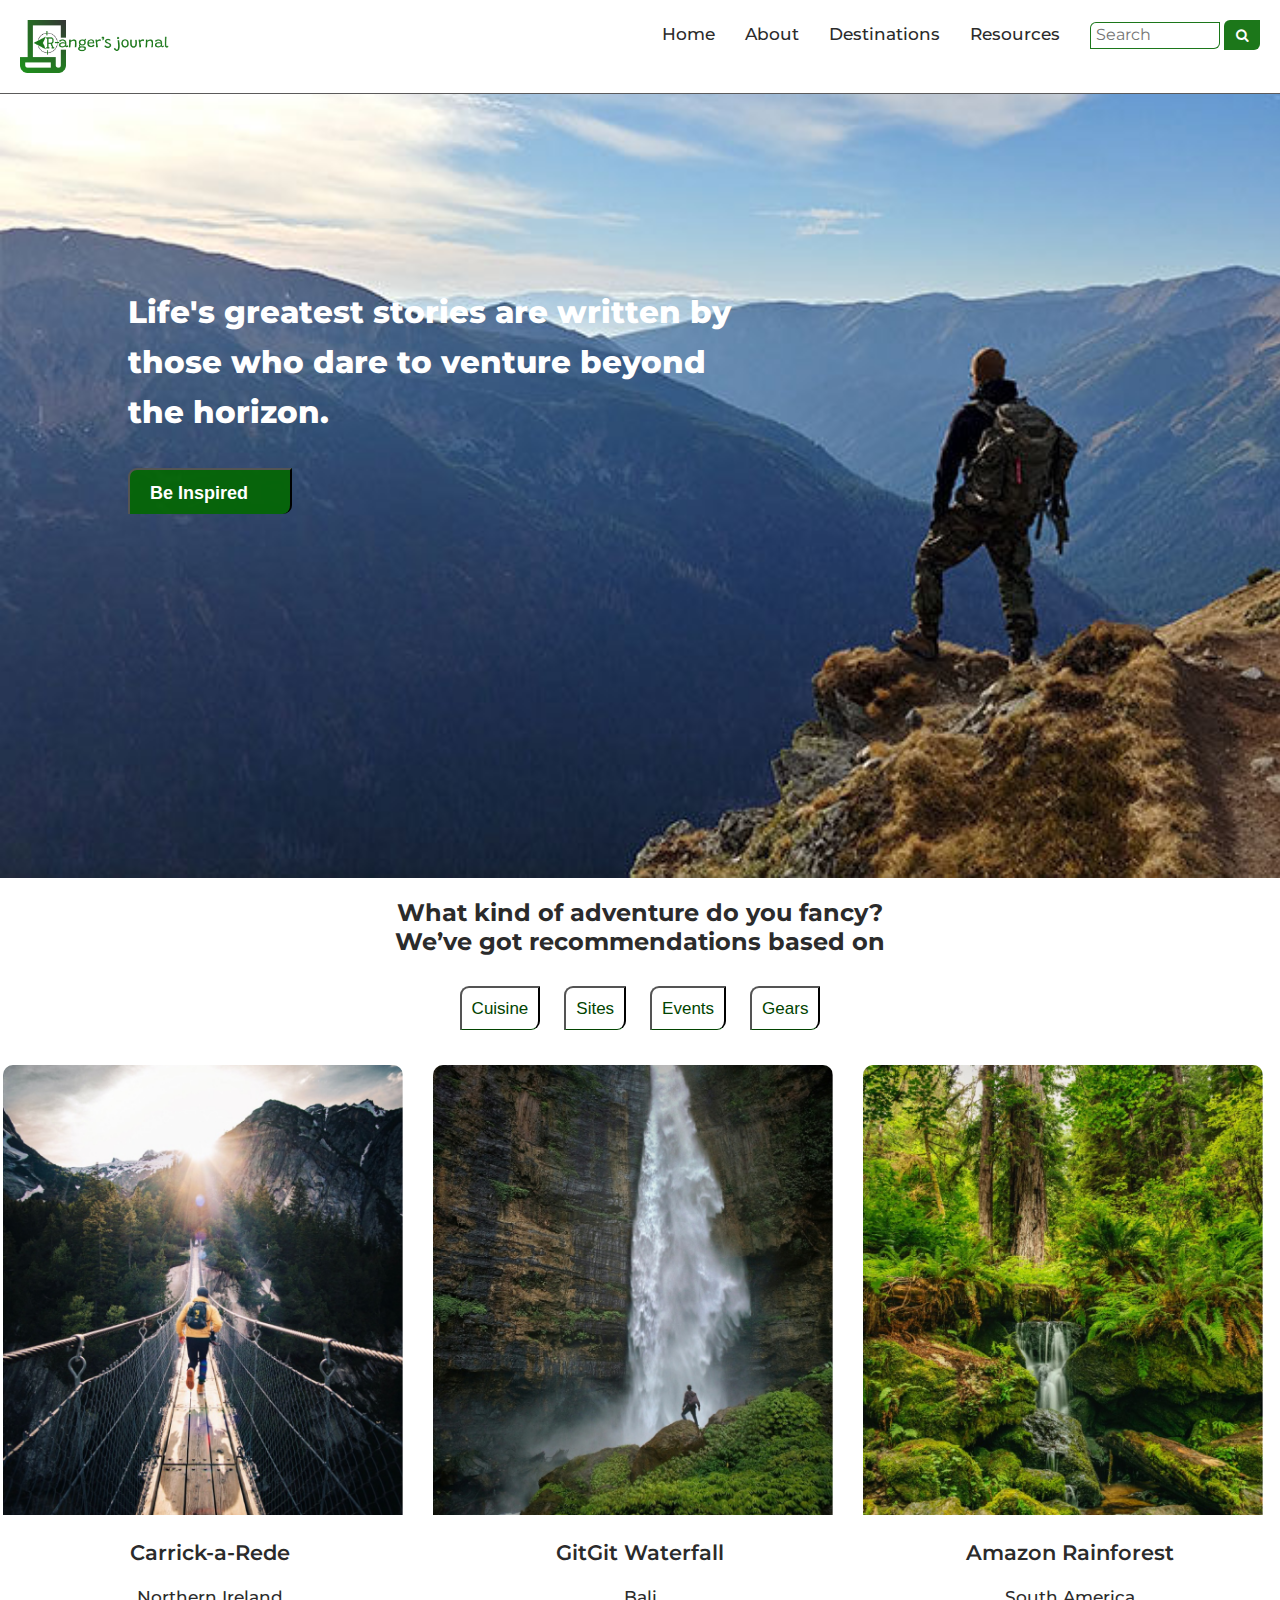
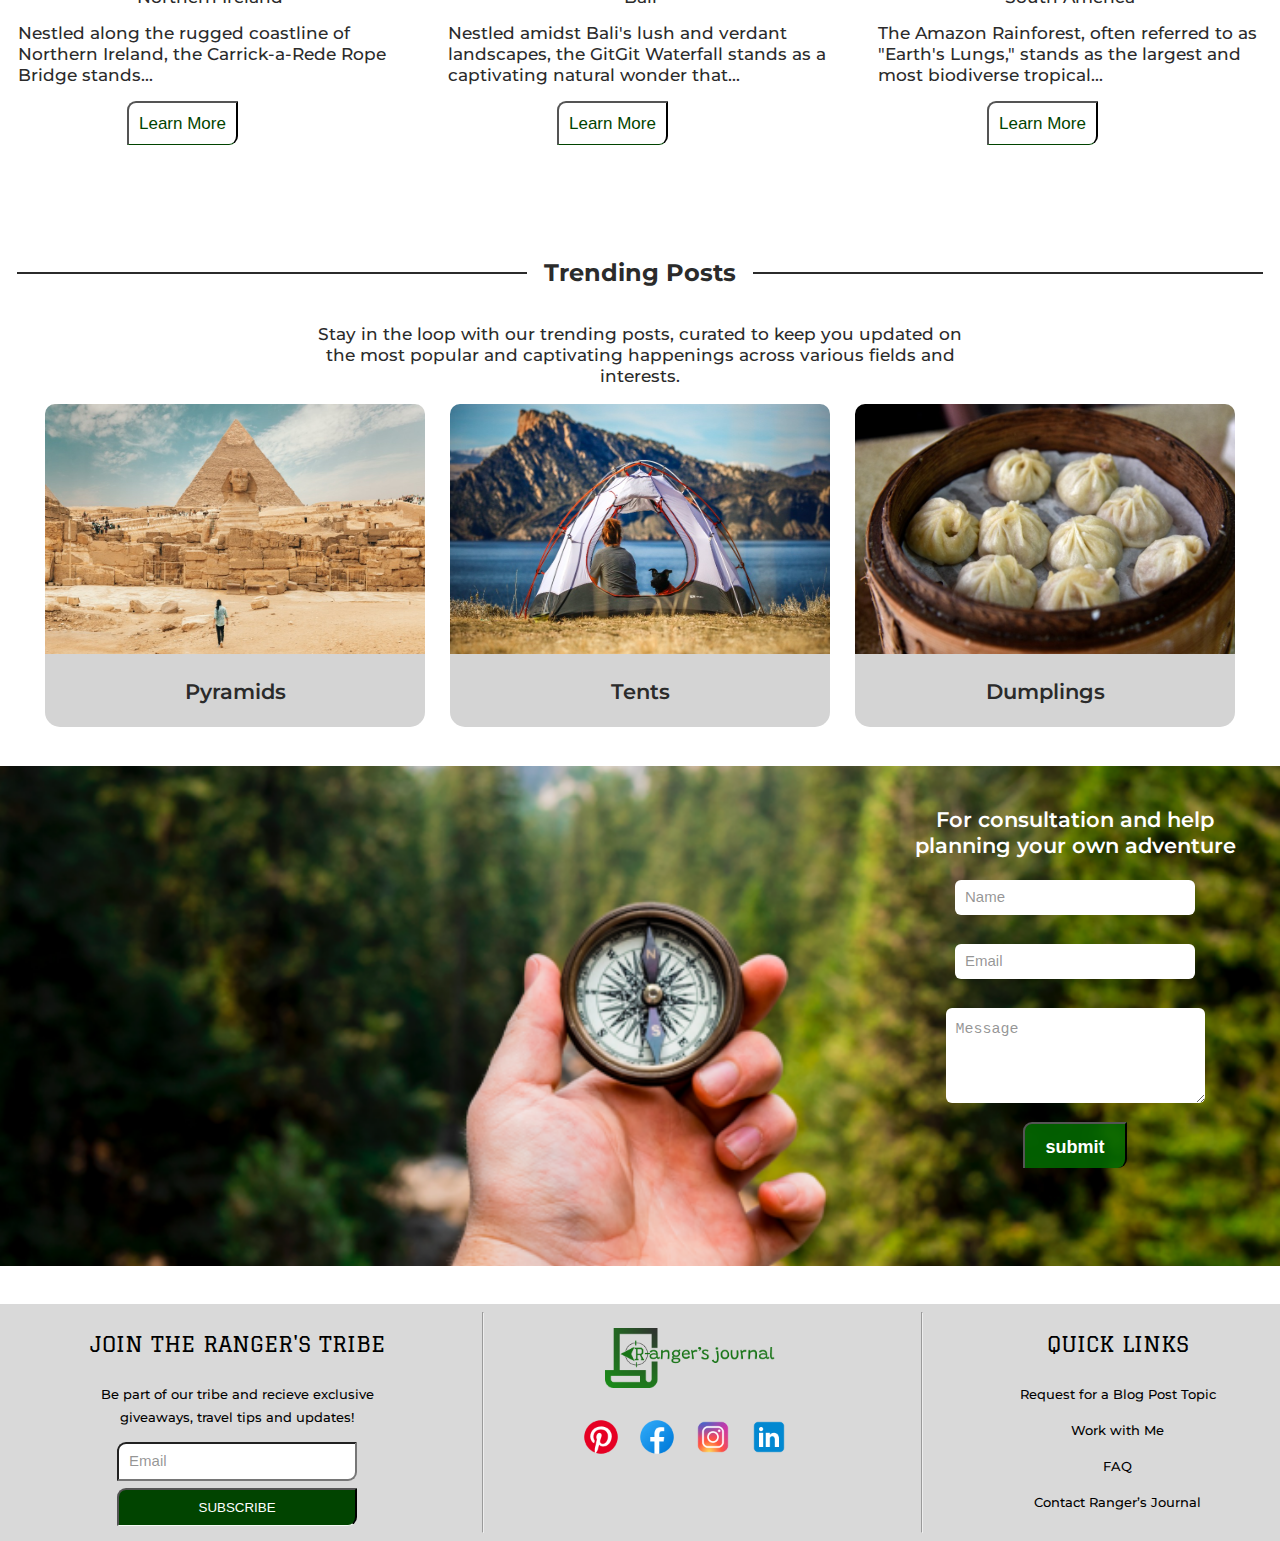
<file: index.html>
<!DOCTYPE html>
<html lang="en">

<head>
    <meta charset="UTF-8">
    <meta name="viewport" content="width=device-width, initial-scale=1.0">
    <link rel="stylesheet" href="index.css">
    <link rel="shortcut icon" href="Logo 1.png" type="image/x-icon">
    <link rel="stylesheet" href="https://cdnjs.cloudflare.com/ajax/libs/font-awesome/4.7.0/css/font-awesome.min.css">

    <link
        href="https://fonts.googleapis.com/css2?family=Graduate&family=Halant&family=Manrope&family=Montserrat&display=swap"
        rel="stylesheet">
    <title>Rangers Journal</title>
</head>

<body>
    <header>
        <img src="Logo 1.png" alt="">

        <nav>
            <a href="javascript:void(0);" class="icon" onclick="myFunction()">
                <i class="fa fa-bars"></i>
            </a>
            <div class="nav">
                <a href="index.html">Home</a>
                <a href="about.html">About</a>
                <a href="destination.html">Destinations</a>
                <a href="travel resource.html">Resources</a>
            </div>

            <div>
                <input type="text" name="search" id="search" placeholder="Search">
                <button type="submit" class="submit"><i class="fa fa-search"></i></button>
            </div>
        </nav>
    </header>

    <main>

        <div class="hamburger" id="visible">
            <ul>
                <li><a href="index.html"> Home</a> </li>
                <hr>
                <li><a href="about.html">About</a></li>
                <hr>
                <li><a href="destination.html">Destinations</a></li>
                <hr>
                <li><a href="">Resources</a></li>


            </ul>
        </div>
        <section class="firstsection">
            <div>
                <p>
                    Life's greatest stories are written by those who dare to venture beyond the horizon.
                </p>
                <a href="destination.html"> <button>
                        Be Inspired

                    </button></a>
            </div>
        </section>



        <section class="secondsection">
            <div class="secondsectiondiv1">
                <h2>
                    What kind of adventure do you fancy?<br>
                    We’ve got recommendations based on
                </h2>

                <div>
                    <button id="bt1">
                        Cuisine
                    </button>

                    <button id="bt2">
                        Sites
                    </button>

                    <button id="bt3">
                        Events
                    </button>

                    <button id="bt4">
                        Gears
                    </button>
                </div>

            </div>
            <div>

                <div class="secondsectiondiv2" id="site">
                    <div class="none1">
                        <div class="div1">
                            <img src="group pix 1.png" alt="">
                            <h3>Carrick-a-Rede</h3>
                            <p style="text-align: center; margin: auto;">Northern Ireland</p>

                            <p>Nestled along the rugged coastline of Northern Ireland, the Carrick-a-Rede Rope
                                Bridge
                                stands...
                            </p>
                            <a href="inspired.html"> <button>
                                    Learn More
                                </button></a>
                        </div>
                    </div>


                    <div class="none2">
                        <div class="div1">
                            <img src="Group pix2.png" alt="">
                            <h3>GitGit Waterfall</h3>
                            <p style="text-align: center; margin: auto;">Bali</p>

                            <p>Nestled amidst Bali's lush and verdant landscapes, the GitGit Waterfall stands as a
                                captivating
                                natural wonder that...</p>
                            <a href="inspired.html"> <button>
                                    Learn More
                                </button></a>
                        </div>
                    </div>

                    <diV class="none3">
                        <div class="div1">
                            <img src="Group pix 3.png" alt="">
                            <h3>Amazon Rainforest </h3>
                            <p style="text-align: center; margin: auto;">South America</p>

                            <p>The Amazon Rainforest, often referred to as "Earth's Lungs," stands as the largest and
                                most
                                biodiverse tropical...</p>
                            <a href="inspired.html"> <button>
                                    Learn More
                                </button></a>
                        </div>

                    </diV>
                </div>




                <div class="secondsectiondiv4" id="cuisines">

                    <div class="div1">
                        <img src="cuisines 1.png" alt="">
                        <h3>Egusi</h3>
                        <p style="text-align: center; margin: auto;">Nigeria</p>
                       <p> Egusi soup, from West Africa, weaves tradition in melon seed melodies. A nourishing embrace, it
                        blends culture and flavors, warming hearts and generations.</p>
                        <a href="inspired.html"> <button>
                                Learn More
                            </button></a>
                    </div>

                    <div class="none2">
                        <div class="div1">
                            <img src="cuisines 2.png" alt="">
                            <h3>Veggie Soup</h3>
                            <p style="text-align: center; margin: auto;">Africa</p>
                            <p>Vibrant veggie soup blooms with health, a canvas of nourishment in every spoonful. It's
                                nature's artistry, simplicity united in a bowl of well-being.</p>
                            <a href="inspired.html"> <button>
                                    Learn More
                                </button></a>
                        </div>
                    </div>
                    <div class="none3">
                        <div class="div1">
                            <img src="cuisnes 3.png" alt="">
                            <h3>Pizzato </h3>
                            <p style="text-align: center; margin: auto;">Italy</p>
                            <p>A global delight, pizza's charm unfolds with diverse toppings on a crispy canvas. Born in
                                Naples, it bridges cultures over shared slices, becoming a universal comfort.</p>
                            <a href="inspired.html"> <button>
                                    Learn More
                                </button></a>
                        </div>



                    </div>

                </div>


                <div class="secondsectiondiv5" id="event">

                    <div class="div1">
                        <img src="events 1.png" alt="">
                        <h3>Chinese New Year</h3>
                        <p style="text-align: center; margin: auto;">China</p>
                        <p>Chinese New Year paints a vibrant tapestry with reds, fireworks, and reunions. A spectacle of
                            tradition, dragon dances ward off spirits, ushering renewal and joy.</p>
                        <a href="inspired.html"> <button>
                                Learn More
                            </button></a>
                    </div>
                    <div class="none2">

                        <div class="div1">
                            <img src="events 2.png" alt="">
                            <h3>Disney Park</h3>
                            <p style="text-align: center; margin: auto;">Florida</p>
                            <p>Disney parks ignite imagination, where characters and dreams come alive. With enchanting
                                castles and thrilling rides, they conjure joy for all ages.</p>
                            <a href="inspired.html"> <button>
                                    Learn More
                                </button></a>
                        </div>

                    </div>
                    <div class="none3">
                        <div class="div1">
                            <img src="Rectangle 2.png" alt="">
                            <h3>Tent Making Festival </h3>
                            <p style="text-align: center; margin: auto;">Egypt</p>
                            <p>Egypt's Tent Making Festival fuses artistry and heritage, as intricate tents honor
                                tradition. It showcases a creative journey in a cultural celebration.</p>
                            <a href="inspired.html"> <button>
                                    Learn More
                                </button></a>
                        </div>
                    </div>


                </div>



                <div class="secondsectiondiv6" id="gears">

                    <div class="div1">
                        <img src="gears 1.png" alt="">
                        <h3>Backpack</h3>
                        <p style="text-align: center; margin: auto;">Northern Ireland</p>
                        <p>Backpacking solo unveils self-discovery, as a backpack becomes a vessel of essentials and
                            memories. With each strap, independence and adventure intertwine.</p>
                        <a href="inspired.html"> <button>
                                Learn More
                            </button></a>
                    </div>
                    <div class="none2">

                        <div class="div1" id="gears">
                            <img src="gears 2.png" alt="">
                            <h3>Journals</h3>
                            <p style="text-align: center; margin: auto;">Bali </p>
                            <p>Journals harbor thoughts and emotions, preserving growth and introspection on inked
                                pages. They mirror the soul, capturing life's journey in handwritten reflections.</p>
                            <a href="inspired.html"> <button>
                                    Learn More
                                </button></a>
                        </div>

                    </div>
                    <div class="none3">
                        <div class="div1">
                            <img src="gears 3.png" alt="">
                            <h3> Camper Van</h3>
                            <p style="text-align: center; margin: auto;">South America</p>

                            <p>A camper van blends familiarity and travel, offering freedom and comfort on wheels. A
                                nomadic lifestyle's essence, it embraces exploration and individuality.</p>
                            <a href="inspired.html"> <button>
                                    Learn More
                                </button></a>
                        </div>
                    </div>


                </div>


                <div class="secondsectiondiv3">
                    <div class="post">
                        <hr>
                        <h2>Trending Posts</h2>
                        <hr>
                    </div>
                    <div class="stay">
                        <p>Stay in the loop with our trending posts, curated to keep you updated on the most popular and
                            captivating
                            happenings across various fields and interests.</p>
                    </div>
                    <div class="last">
                        <div class="lastdiv" id="last1"><a href="inspired.html">

                                <img src="Rectangle 1.png" alt="">

                                <p>Pyramids</p>

                            </a> </div>

                        <div class="lastdiv" id="last2"><a href="inspired.html">

                                <img src="Rectangle 2.png" alt="">

                                <p>Tents</p>

                            </a> </div>

                        <div class="lastdiv" id="last3"><a href="inspired.html">

                                <img src="Rectangle 3.png" alt="">

                                <p>Dumplings</p>

                            </a> </div>
                    </div>
                </div>

            </div>


        </section>

        <section class="thirdsection">
            <div class="third">
                <p>
                    For consultation and help <br>planning your own adventure

                </p>
                <form action="">
                    <input type="text" name="name" id="" placeholder="Name">
                    <br>
                    <input type="email" name="email" id="" placeholder="Email">
                    <br>
                    <textarea name="message" id="" cols="28" rows="5" placeholder="Message"></textarea>
                    <br>
                    <button type="submit" class="text">submit</button>
                </form>
            </div>
        </section>

        <footer>

            <div class="footerdiv3">
                <p class="graduate">JOIN THE RANGER'S TRIBE </p>
                <p class="links">Be part of our tribe and recieve exclusive <br>giveaways, travel tips and updates!</P>
                <form action="">
                    <input type="email" name="email" id="" placeholder="Email" class="email">
                    <a href=""> <button class="email1">
                            SUBSCRIBE
                        </button></a>
                </form>
            </div>

            <hr>
            <div class="footerdiv1">
                <img src="Logo 1.png" alt="" id="png">
                <div class="png">
                    <a href="#"><img src="Pinterest.png" alt=""></a>

                    <a href="#"><img src="Facebook.png" alt=""></a>

                    <a href="#"><img src="Instagram.png" alt=""></a>

                    <a href="#"><img src="LinkedIn.png" alt=""></a>
                </div>
            </div>
            <hr>
            <div class="footerdiv2">
                <p class="graduate">QUICK LINKS</p>
                <p class="links">Request for a Blog Post Topic</P>
                <p class="links">Work with Me</p>
                <p class="links">FAQ</p>
                <p class="links">Contact Ranger’s Journal</p>
            </div>

        </footer>
    </main>
    <script src="index.js"> </script>
</body>

</html>
</file>
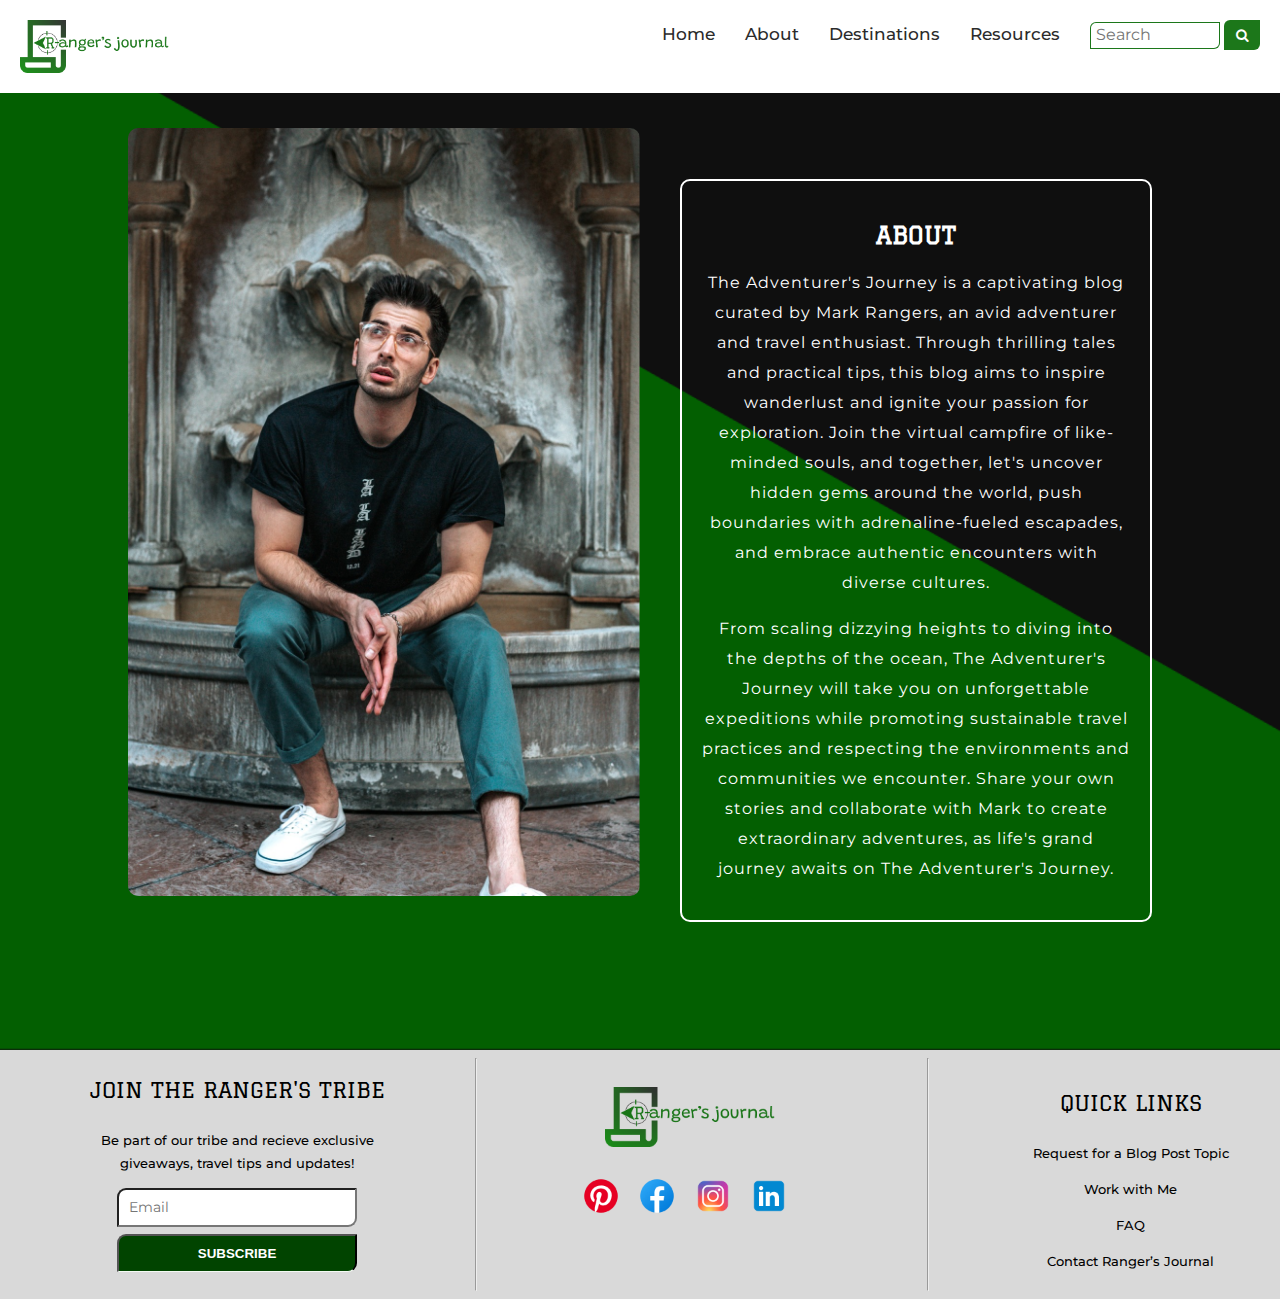
<file: about.html>
<!DOCTYPE html>
<html lang="en">

<head>
    <meta charset="UTF-8">
    <meta name="viewport" content="width=device-width, initial-scale=1.0">
    <link rel="shortcut icon" href="Logo 1.png" type="image/x-icon">
    <link rel="stylesheet" href="https://cdnjs.cloudflare.com/ajax/libs/font-awesome/4.7.0/css/font-awesome.min.css">
    <link
        href="https://fonts.googleapis.com/css2?family=Graduate&family=Halant&family=Manrope&family=Montserrat&display=swap"
        rel="stylesheet">
    <link rel="stylesheet" href="about.css">
    <title>About Us</title>
</head>

<body>
    <header>
        <img src="Logo 1.png" alt="">

        <nav>
            <a href="javascript:void(0);" class="icon" onclick="myFunction()">
                <i class="fa fa-bars"></i>
            </a>
            <div class="nav">
                <a href="index.html">Home</a>
                <a href="about.html">About</a>
                <a href="destination.html">Destinations</a>
                <a href="travel resource.html">Resources</a>
            </div>

            <div>
                <input type="text" name="search" id="search" placeholder="Search">
                <button type="submit" class="submit"><i class="fa fa-search"></i></button>
            </div>
        </nav>
    </header>

    <main>

        <div class="hamburger" id="visible">
            <ul>
                <li><a href="index.html"> Home</a> </li>
                <hr>
                <li><a href="about.html">About</a></li>
                <hr>
                <li><a href="destination.html">Destinations</a></li>
                <hr>
                <li><a href="">Resources</a></li>
<hr>

            </ul>
        </div>
        <img src="man with glass.png" alt="" class="hello">
        <div class="div">
            <h2>ABOUT</h2>
            <p>The Adventurer's Journey is a captivating blog curated by Mark Rangers, an avid adventurer and travel
                enthusiast. Through thrilling tales and practical tips, this blog aims to inspire wanderlust and ignite
                your passion for exploration. Join the virtual campfire of like-minded souls, and together, let's
                uncover hidden gems around the world, push boundaries with adrenaline-fueled escapades, and embrace
                authentic encounters with diverse cultures.</p>
            <p>From scaling dizzying heights to diving into the depths of the ocean, The Adventurer's Journey will take
                you on unforgettable expeditions while promoting sustainable travel practices and respecting the
                environments and communities we encounter. Share your own stories and collaborate with Mark to create
                extraordinary adventures, as life's grand journey awaits on The Adventurer's Journey.</p>
        </div>

    </main>

    <footer>
        <div class="footerdiv3">
            <p class="graduate">JOIN THE RANGER'S TRIBE </p>
            <p class="links">Be part of our tribe and recieve exclusive <br>giveaways, travel tips and updates!</P>
            <form action="">
                <input type="email" name="email" id="" placeholder="Email" class="email">
                <a href=""><button class="email1">
                    SUBSCRIBE
                </button></a>
            </form>
        </div>

        <hr>
        <div class="footerdiv1">
            <img src="Logo 1.png" alt="" id="png">
            <div class="png">
                <a href="#"><img src="Pinterest.png" alt=""></a>

                <a href="#"><img src="Facebook.png" alt=""></a>

                <a href="#"><img src="Instagram.png" alt=""></a>

                <a href="#"><img src="LinkedIn.png" alt=""></a>
            </div>
        </div>

        <hr>

  
        <div class="footerdiv2">
            <p class="graduate">QUICK LINKS</p>
            <p class="links">Request for a Blog Post Topic</P>
            <p class="links">Work with Me</p>
            <p class="links">FAQ</p>
            <p class="links">Contact Ranger’s Journal</p>
        </div>
       
    </footer>
    <script src="index.js"></script>
</body>

</html>
</file>
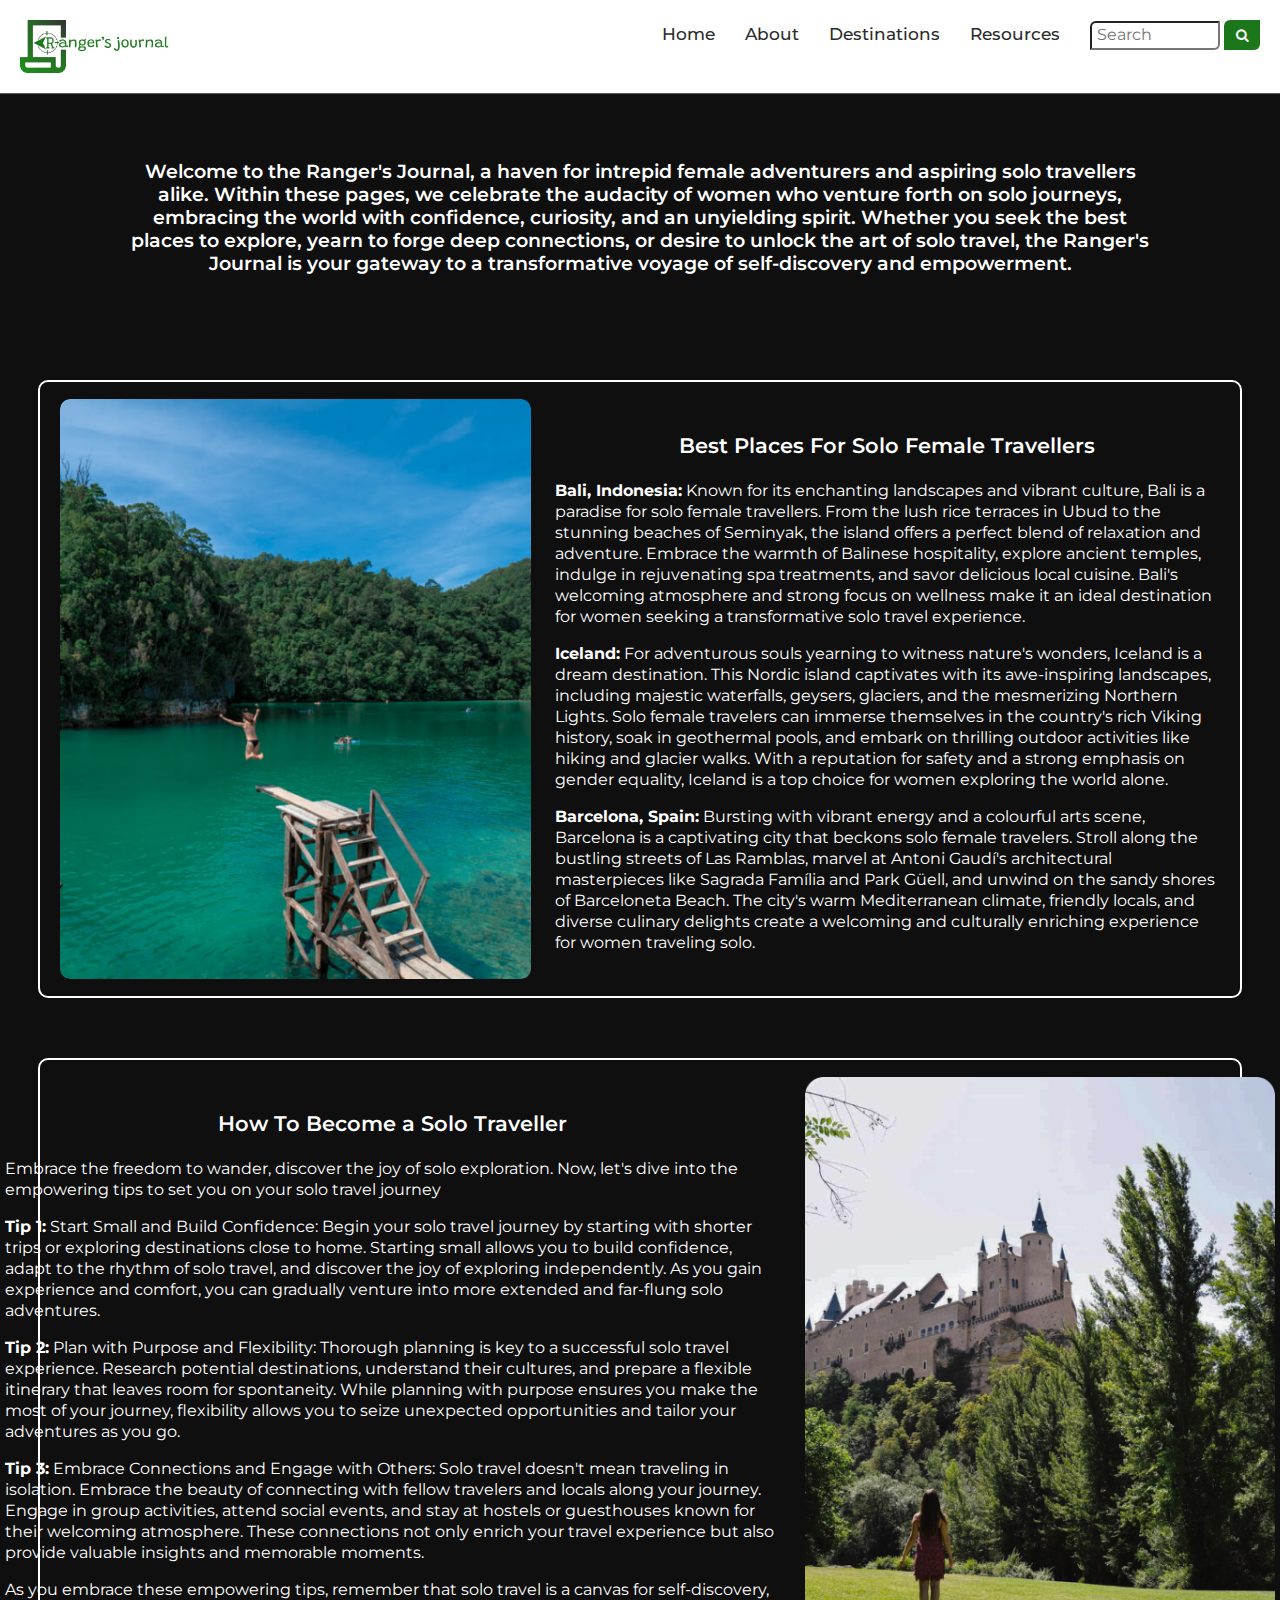
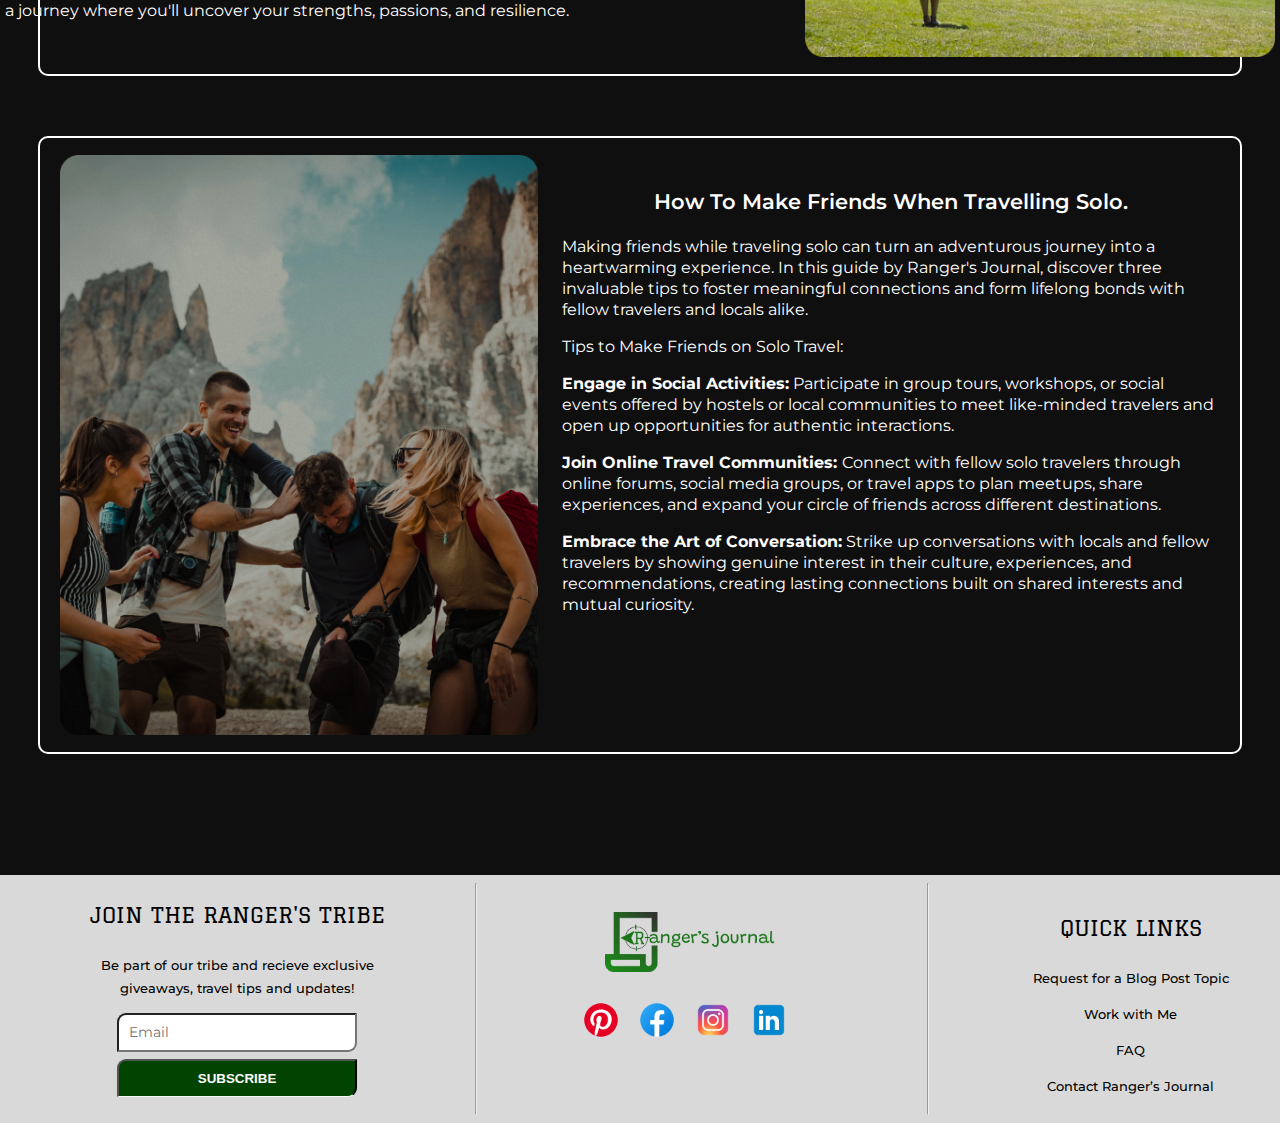
<file: destination-subpage.html>
<!DOCTYPE html>
<html lang="en">

<head>
    <meta charset="UTF-8">
    <meta name="viewport" content="width=device-width, initial-scale=1.0">
    <link rel="shortcut icon" href="Logo 1.png" type="image/x-icon">
    <link rel="stylesheet" href="destination-subpage.css">
    <link rel="stylesheet" href="https://cdnjs.cloudflare.com/ajax/libs/font-awesome/4.7.0/css/font-awesome.min.css">
    <link
        href="https://fonts.googleapis.com/css2?family=Graduate&family=Halant&family=Manrope&family=Montserrat&display=swap"
        rel="stylesheet">
    <title>Destination Sub Page</title>
</head>

<body>
    <header>
        <img src="Logo 1.png" alt="">

        <nav>
            <a href="javascript:void(0);" class="icon" onclick="myFunction()">
                <i class="fa fa-bars"></i>
            </a>
            <div class="nav">
                <a href="index.html">Home</a>
                <a href="about.html">About</a>
                <a href="destination.html">Destinations</a>
                <a href="travel resource.html">Resources</a>
            </div>

            <div>
                <input type="text" name="search" id="search" placeholder="Search">
                <button type="submit" class="submit"><i class="fa fa-search"></i></button>
            </div>
        </nav>
    </header>


    <main>
        <div class="div"></div>
        <div class="firstdiv">
            <p>
                Welcome to the Ranger's Journal, a haven for intrepid female adventurers and aspiring solo travellers
                alike. Within these pages, we celebrate the audacity of women who venture forth on solo journeys,
                embracing the world with confidence, curiosity, and an unyielding spirit. Whether you seek the best
                places to explore, yearn to forge deep connections, or desire to unlock the art of solo travel, the
                Ranger's Journal is your gateway to a transformative voyage of self-discovery and empowerment.

            </p>
        </div>

        <div class="seconddiv">
            <img src="subpage 1.png" alt="" class="subpage">
            <div>
                <h3>Best Places For Solo Female Travellers</h3>
                <p>
                    <b>Bali, Indonesia:</b>
                    Known for its enchanting landscapes and vibrant culture, Bali is a paradise for solo female
                    travellers. From the lush rice terraces in Ubud to the stunning beaches of Seminyak, the island
                    offers a perfect blend of relaxation and adventure. Embrace the warmth of Balinese hospitality,
                    explore ancient temples, indulge in rejuvenating spa treatments, and savor delicious local cuisine.
                    Bali's welcoming atmosphere and strong focus on wellness make it an ideal destination for women
                    seeking a transformative solo travel experience.

                </p>


                <p>
                    <b>Iceland:</b>
                    For adventurous souls yearning to witness nature's wonders, Iceland is a dream destination. This
                    Nordic island captivates with its awe-inspiring landscapes, including majestic waterfalls, geysers,
                    glaciers, and the mesmerizing Northern Lights. Solo female travelers can immerse themselves in the
                    country's rich Viking history, soak in geothermal pools, and embark on thrilling outdoor activities
                    like hiking and glacier walks. With a reputation for safety and a strong emphasis on gender
                    equality, Iceland is a top choice for women exploring the world alone.
                </p>


                <p>
                    <b>Barcelona, Spain:</b>
                    Bursting with vibrant energy and a colourful arts scene, Barcelona is a captivating city that
                    beckons solo female travelers. Stroll along the bustling streets of Las Ramblas, marvel at Antoni
                    Gaudí's architectural masterpieces like Sagrada Família and Park Güell, and unwind on the sandy
                    shores of Barceloneta Beach. The city's warm Mediterranean climate, friendly locals, and diverse
                    culinary delights create a welcoming and culturally enriching experience for women traveling solo.

                </p>

            </div>
            <img src="subpage 1.png" alt="" class="subpage1">
        </div>







        <div class="thirddiv">

            <div class="p">
                <h3>How To Become a Solo Traveller</h3>
                <div>
                <p>
                    Embrace the freedom to wander, discover the joy of solo exploration.
                    Now, let's dive into the empowering tips to set you on your solo travel journey

                </p>
                <p>
                    <b>Tip 1:</b>
                    Start Small and Build Confidence: Begin your solo travel journey by starting with shorter trips or
                    exploring destinations close to home. Starting small allows you to build confidence, adapt to the
                    rhythm of solo travel, and discover the joy of exploring independently. As you gain experience and
                    comfort, you can gradually venture into more extended and far-flung solo adventures.

                </p>

                <p>
                    <b>Tip 2:</b>
                    Plan with Purpose and Flexibility: Thorough planning is key to a successful solo travel experience.
                    Research potential destinations, understand their cultures, and prepare a flexible itinerary that
                    leaves room for spontaneity. While planning with purpose ensures you make the most of your journey,
                    flexibility allows you to seize unexpected opportunities and tailor your adventures as you go.

                </p>

                <p>
                    <b>Tip 3:</b>
                    Embrace Connections and Engage with Others: Solo travel doesn't mean traveling in isolation. Embrace
                    the beauty of connecting with fellow travelers and locals along your journey. Engage in group
                    activities, attend social events, and stay at hostels or guesthouses known for their welcoming
                    atmosphere. These connections not only enrich your travel experience but also provide valuable
                    insights and memorable moments.

                </p>

                <p>
                    As you embrace these empowering tips, remember that solo travel is a canvas for self-discovery, a
                    journey where you'll uncover your strengths, passions, and resilience.

                </p>

            </div>


            </div>
            <img src="Rectangle 35.png" alt="">
        </div>


        <div class="fourthdiv"  >
            
            <img src="subpage 2.png" alt="" class="friends1">
            <div>
                <h3>How To Make Friends When Travelling Solo.</h3>
                <p>
                    Making friends while traveling solo can turn an adventurous journey into a heartwarming experience.
                    In this guide by Ranger's Journal, discover three invaluable tips to foster meaningful connections
                    and form lifelong bonds with fellow travelers and locals alike.

                </p>

                <p>Tips to Make Friends on Solo Travel:</p>

                <p>
                    <b> Engage in Social Activities:</b>
                    Participate in group tours, workshops, or social events offered by hostels or local communities to
                    meet like-minded travelers and open up opportunities for authentic interactions.
                </p>


                <p>
                    <b> Join Online Travel Communities: </b>

                    Connect with fellow solo travelers through online forums, social media groups, or travel apps to
                    plan meetups, share experiences, and expand your circle of friends across different destinations.

                </p>

                <p>
                    <b> Embrace the Art of Conversation:</b>
                    Strike up conversations with locals and fellow travelers by showing genuine interest in their
                    culture, experiences, and recommendations, creating lasting connections built on shared interests
                    and mutual curiosity.

                </p>


            </div>

            <img src="subpage 2.png" alt="" class="friends">
        </div>

    </main>





    <footer>
        <div class="footerdiv3">
            <p class="graduate">JOIN THE RANGER'S TRIBE </p>
            <p class="links">Be part of our tribe and recieve exclusive <br>giveaways, travel tips and updates!</P>
            <form action="">
                <input type="email" name="email" id="" placeholder="Email" class="email">
                <a href="">  <button class="email1">
                    SUBSCRIBE
                </button></a>
            </form>
        </div>
        <hr>
        <div class="footerdiv1">
            <img src="Logo 1.png" alt="" id="png">
            <div class="png">
                <a href="#"><img src="Pinterest.png" alt=""></a>

                <a href="#"><img src="Facebook.png" alt=""></a>

                <a href="#"><img src="Instagram.png" alt=""></a>

                <a href="#"><img src="LinkedIn.png" alt=""></a>
            </div>
        </div>

        <hr>
        <div class="footerdiv2">
            <p class="graduate">QUICK LINKS</p>
            <p class="links">Request for a Blog Post Topic</P>
            <p class="links">Work with Me</p>
            <p class="links">FAQ</p>
            <p class="links">Contact Ranger’s Journal</p>
        </div>




    </footer>
</body>

</html>
</file>
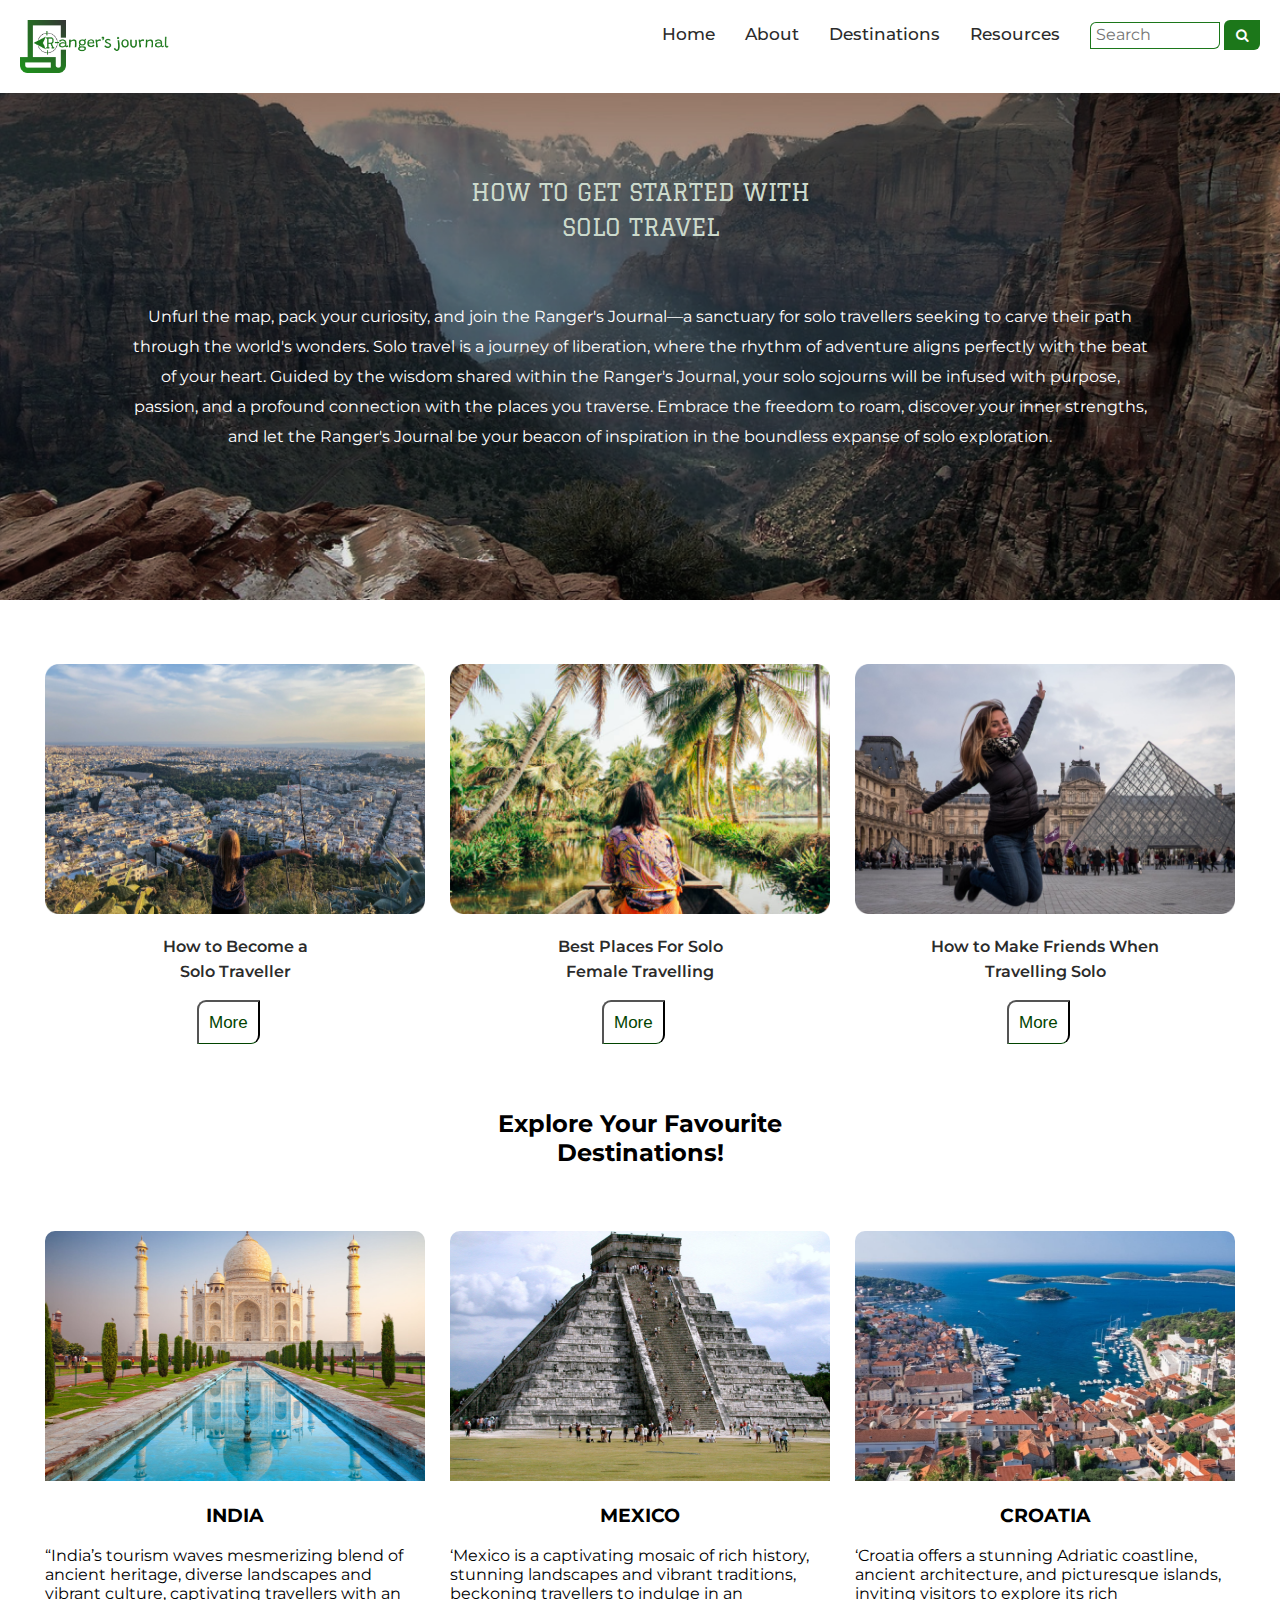
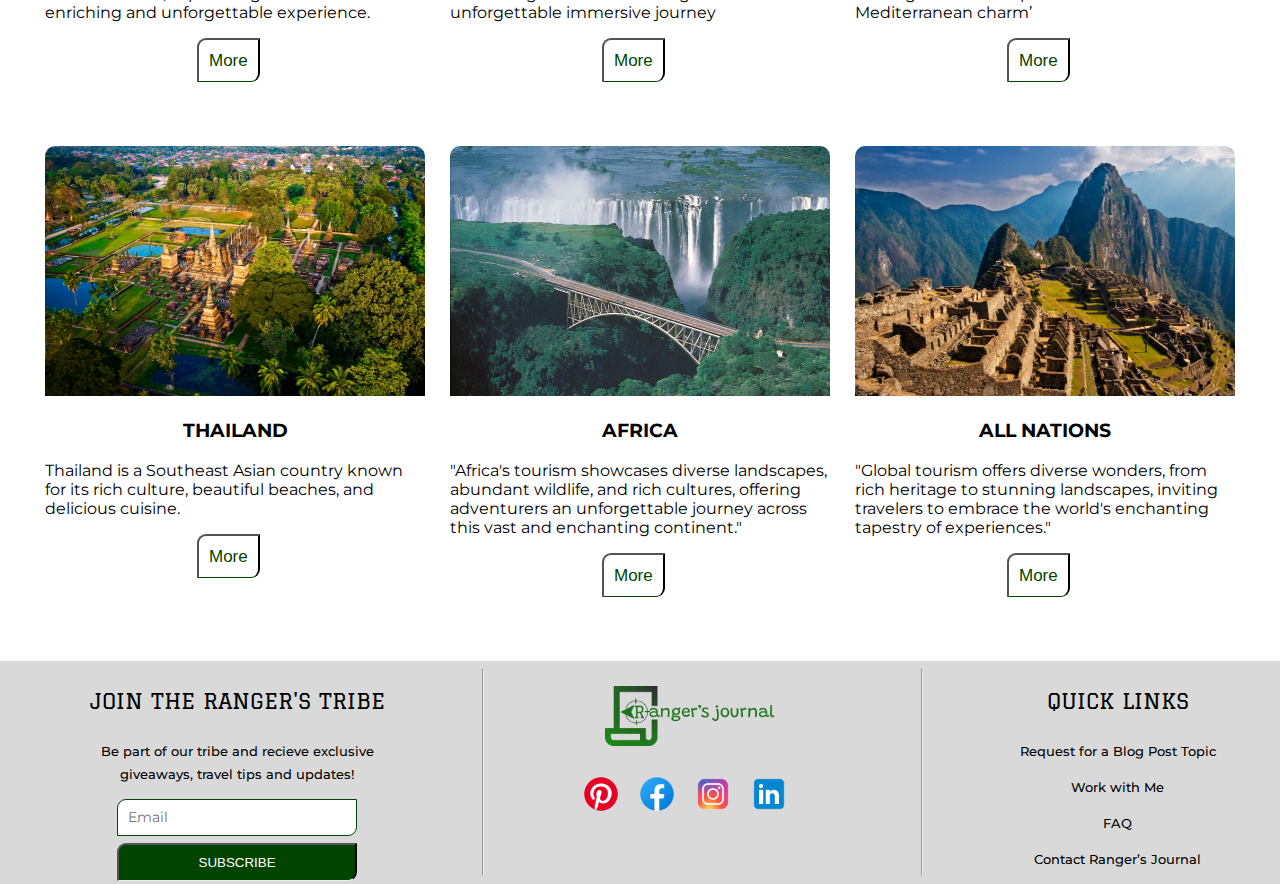
<file: destination.html>
<!DOCTYPE html>
<html lang="en">

<head>
    <meta charset="UTF-8">
    <meta name="viewport" content="width=device-width, initial-scale=1.0">
    <title>Destination Article</title>
    <link rel="shortcut icon" href="Logo 1.png" type="image/x-icon">
    <link rel="stylesheet" href="https://cdnjs.cloudflare.com/ajax/libs/font-awesome/4.7.0/css/font-awesome.min.css">
    <link
        href="https://fonts.googleapis.com/css2?family=Graduate&family=Halant&family=Manrope&family=Montserrat&display=swap"
        rel="stylesheet">
    <link rel="stylesheet" href="destination.css">
</head>

<body>
    <header>
        <img src="Logo 1.png" alt="">

        <nav>

            <a href="javascript:void(0);" class="icon" onclick="myFunction()">
                <i class="fa fa-bars"></i>
              </a>
            <div class="nav">
                <a href="index.html">Home</a>
                <a href="about.html">About</a>
                <a href="destination.css">Destinations</a>
                <a href="travel resource.html">Resources</a>
            </div>

            <div>
                <input type="text" name="search" id="search" placeholder="Search">
                <button type="submit" class="submit"><i class="fa fa-search"></i></button>
            </div>
        </nav>
    </header>
    <main>

        <div class="hamburger" id="visible">
            <ul>
                <li><a href="index.html"> Home</a> </li>
                <li><a href="about.html">About</a></li>
                <li><a href="destination.html">Destinations</a></li>
                <li><a href="#">Resources</a></li>


            </ul>
        </div>

        <div class="firstdiv">
            <div class="solo">
                <h2>HOW TO GET STARTED WITH <br>
                    SOLO TRAVEL </h2>
                <p>Unfurl the map, pack your curiosity, and join the Ranger's Journal—a sanctuary for solo travellers
                    seeking to carve their path through the world's wonders. Solo travel is a journey of liberation,
                    where the rhythm of adventure aligns perfectly with the beat of your heart. Guided by the wisdom
                    shared within the Ranger's Journal, your solo sojourns will be infused with purpose, passion, and a
                    profound connection with the places you traverse. Embrace the freedom to roam, discover your inner
                    strengths, and let the Ranger's Journal be your beacon of inspiration in the boundless expanse of
                    solo exploration.</p>
            </div>
        </div>

        <div class="last">
            <div class="lastdiv"  id="best">

                <img src="a girl opening hand.png" alt="">

                <p>How to Become a <br> Solo Traveller</p>
                <a href="destination-subpage.html"> <button class="more">
                    More
               </button></a> 
            </div>

            <div class="lastdiv">

                <img src="a girl sitting.png" alt="">

                <p> Best Places For Solo <br>
                        Female Travelling</p>

                        <a href="destination-subpage.html"> <button class="more">
                            More
                       </button></a> 
            </div>

            <div class="lastdiv" >

                <img src="a girl jumping.png" alt="">

                <p>How to Make Friends When <br>
                    Travelling Solo</p>

                    <a href="destination-subpage.html"> <button class="more">
                        More
                   </button></a> 
            </div>
        </div>




        <h2 style="text-align: center;">Explore Your Favourite
            <br>Destinations!
        </h2>


        <div class="last1">
            <div class="lastdiv1" id="india">

                <img src="house 1.png" alt="">
                <h3>INDIA</h3>
                <p>“India’s tourism waves mesmerizing blend of ancient heritage, diverse landscapes and vibrant culture,
                    captivating travellers with an enriching and unforgettable experience. </p>

                    <a href="destination-subpage.html"> <button class="more">
                        More
                   </button></a> 
            </div>

            <div class="lastdiv1">

                <img src="house 2.png" alt="">

                <h3>MEXICO</h3>
                <p>‘Mexico is a captivating mosaic of rich history, stunning landscapes and vibrant traditions,
                    beckoning travellers to indulge in an unforgettable immersive journey </p>

                    <a href="destination-subpage.html"> <button class="more">
                        More
                   </button></a> 
            </div>


            <div class="lastdiv1">

                <img src="Rectangle 14.png" alt="">
                <h3>CROATIA</h3>
                <p>‘Croatia offers a stunning Adriatic coastline, ancient architecture, and picturesque islands,
                    inviting visitors to explore its rich Mediterranean charm’</p>

                    <a href="destination-subpage.html"> <button class="more">
                        More
                   </button></a> 
            </div>
        </div>








        <div class="last2">
            <div class="lastdiv2" id="forest">

                <img src="forest 1.png" alt="">

                <h3>THAILAND</h3>
                <p>Thailand is a Southeast Asian country known for its rich culture, beautiful beaches, and delicious
                    cuisine.</p>
                    <a href="destination-subpage.html"> <button class="more">
                        More
                   </button></a> 
            </div>

            <div class="lastdiv2">

                <img src="forest 2.png" alt="">

                <h3>AFRICA</h3>
                <p>"Africa's tourism showcases diverse landscapes, abundant wildlife, and rich cultures, offering
                    adventurers an unforgettable journey across this vast and enchanting continent."</p>
                    <a href="destination-subpage.html"> <button class="more">
                        More
                   </button></a> 
            </div>

            <div class="lastdiv2">

                <img src="forest 3.png" alt="">

                <h3>ALL NATIONS</h3>
                <p>"Global tourism offers diverse wonders, from rich heritage to stunning landscapes, inviting travelers
                    to embrace the world's enchanting tapestry of experiences."</p>
                    <a href="destination-subpage.html"> <button class="more">
                        More
                   </button></a>
            </div>
        </div>
    </main>



    <footer>
        <div class="footerdiv3">
            <p class="graduate">JOIN THE RANGER'S TRIBE </p>
            <p class="links">Be part of our tribe and recieve exclusive <br>giveaways, travel tips and updates!</P>
            <form action="">
                <input type="email" name="email" id="" placeholder="Email" class="email">
                <a href="">  <button class="email1">
                    SUBSCRIBE
                </button></a>
            </form>
        </div>
        <hr>
        <div class="footerdiv1">
            <img src="Logo 1.png" alt="" id="png">
            <div class="png">
                <a href="#"><img src="Pinterest.png" alt=""></a>

                <a href="#"><img src="Facebook.png" alt=""></a>

                <a href="#"><img src="Instagram.png" alt=""></a>

                <a href="#"><img src="LinkedIn.png" alt=""></a>
            </div>
        </div>

        <hr>
        <div class="footerdiv2">
            <p class="graduate">QUICK LINKS</p>
            <p class="links">Request for a Blog Post Topic</P>
            <p class="links">Work with Me</p>
            <p class="links">FAQ</p>
            <p class="links">Contact Ranger’s Journal</p>
        </div>

      

       
    </footer>
</body>

</html>
</file>
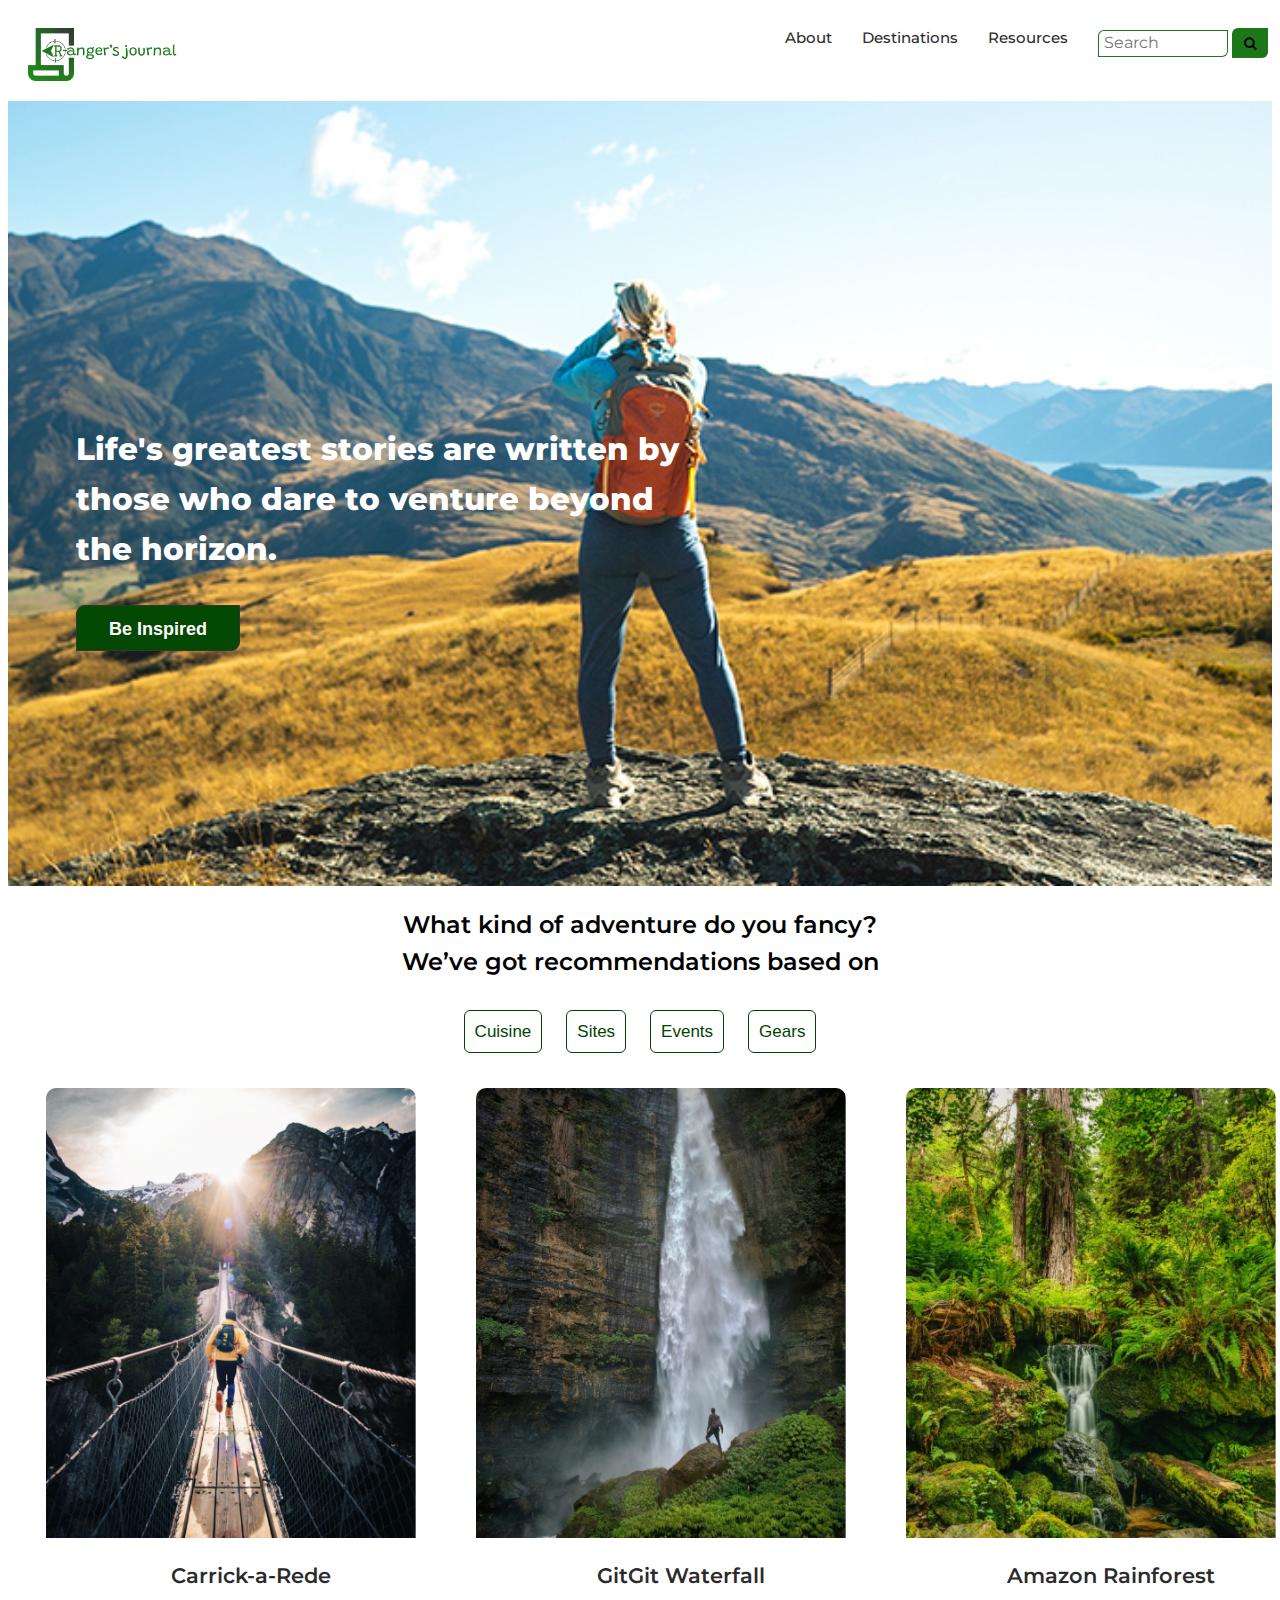
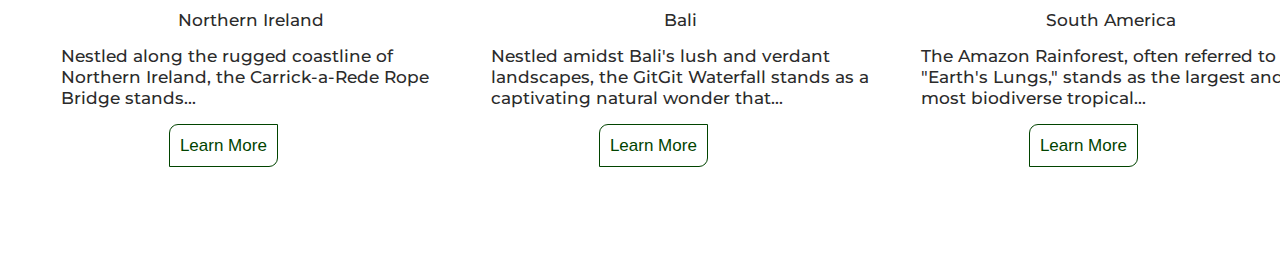
<file: homepage.html>
<!DOCTYPE html>
<html lang="en">

<head>
    <meta charset="UTF-8">
    <meta name="viewport" content="width=device-width, initial-scale=1.0">
    <link rel="stylesheet" href="homepage.css">
    <link rel="shortcut icon" href="Logo 1.png" type="image/x-icon">
    <link rel="stylesheet" href="https://cdnjs.cloudflare.com/ajax/libs/font-awesome/4.7.0/css/font-awesome.min.css">
    <link href="https://fonts.googleapis.com/css2?family=Halant&family=Manrope&family=Montserrat&display=swap"
        rel="stylesheet">
    <title>Rangers Journal</title>
</head>

<body>
    <header>
        <img src="Logo 1.png" alt="">

        <nav>

            <div class="nav">
                <a href="">About</a>
                <a href="">Destinations</a>
                <a href="">Resources</a>
            </div>

            <div>
                <input type="text" name="search" id="search" placeholder="Search">
                <button type="submit" class="submit"><i class="fa fa-search"></i></button>
            </div>
        </nav>
    </header>

    <main>
        <section class="firstsection">
            <div>
                <p>
                    Life's greatest stories are written by those who dare to venture beyond the horizon.
                </p>
                <button>
                    <a href=""> Be Inspired</a>

                </button>
            </div>
        </section>



        <section class="secondsection">
            <div class="secondsectiondiv1">
                <h2>
                    What kind of adventure do you fancy?<br>
                    We’ve got recommendations based on
                </h2>

                <div>
                    <button>
                        <a href="">Cuisine</a>
                    </button>

                    <button>
                        <a href="">Sites</a>
                    </button>

                    <button>
                        <a href="">Events</a>
                    </button>

                    <button>
                        <a href="">Gears</a>
                    </button>
                </div>

            </div>

            <div class="secondsectiondiv2">

                <div class="div1">
                    <img src="group pix 1.png" alt="">
                    <h3>Carrick-a-Rede</h3>
                    <p style="text-align: center; margin: auto;">Northern Ireland</p>

                    <p>Nestled along the rugged coastline of Northern Ireland, the Carrick-a-Rede Rope Bridge stands...
                    </p>
                    <button>
                        <a href="#">Learn More</a>
                    </button>
                </div>


                <div class="div1">
                    <img src="Group pix2.png" alt="">
                    <h3>GitGit Waterfall</h3>
                    <p style="text-align: center; margin: auto;">Bali</p>

                    <p>Nestled amidst Bali's lush and verdant landscapes, the GitGit Waterfall stands as a captivating natural wonder that...</p>
                    <button>
                        <a href="#">Learn More</a>
                    </button>
                </div>


                <div class="div1">
                    <img src="Group pix 3.png" alt="">
                    <h3>Amazon Rainforest       </h3>
                    <p style="text-align: center; margin: auto;">South America</p>

                    <p>The Amazon Rainforest, often referred to as "Earth's Lungs," stands as the largest and most biodiverse tropical...</p>
                    <button>
                        <a href="#">Learn More</a>
                    </button>
                </div>



            </div>


        </section>








    </main>

</body>

</html>
</file>
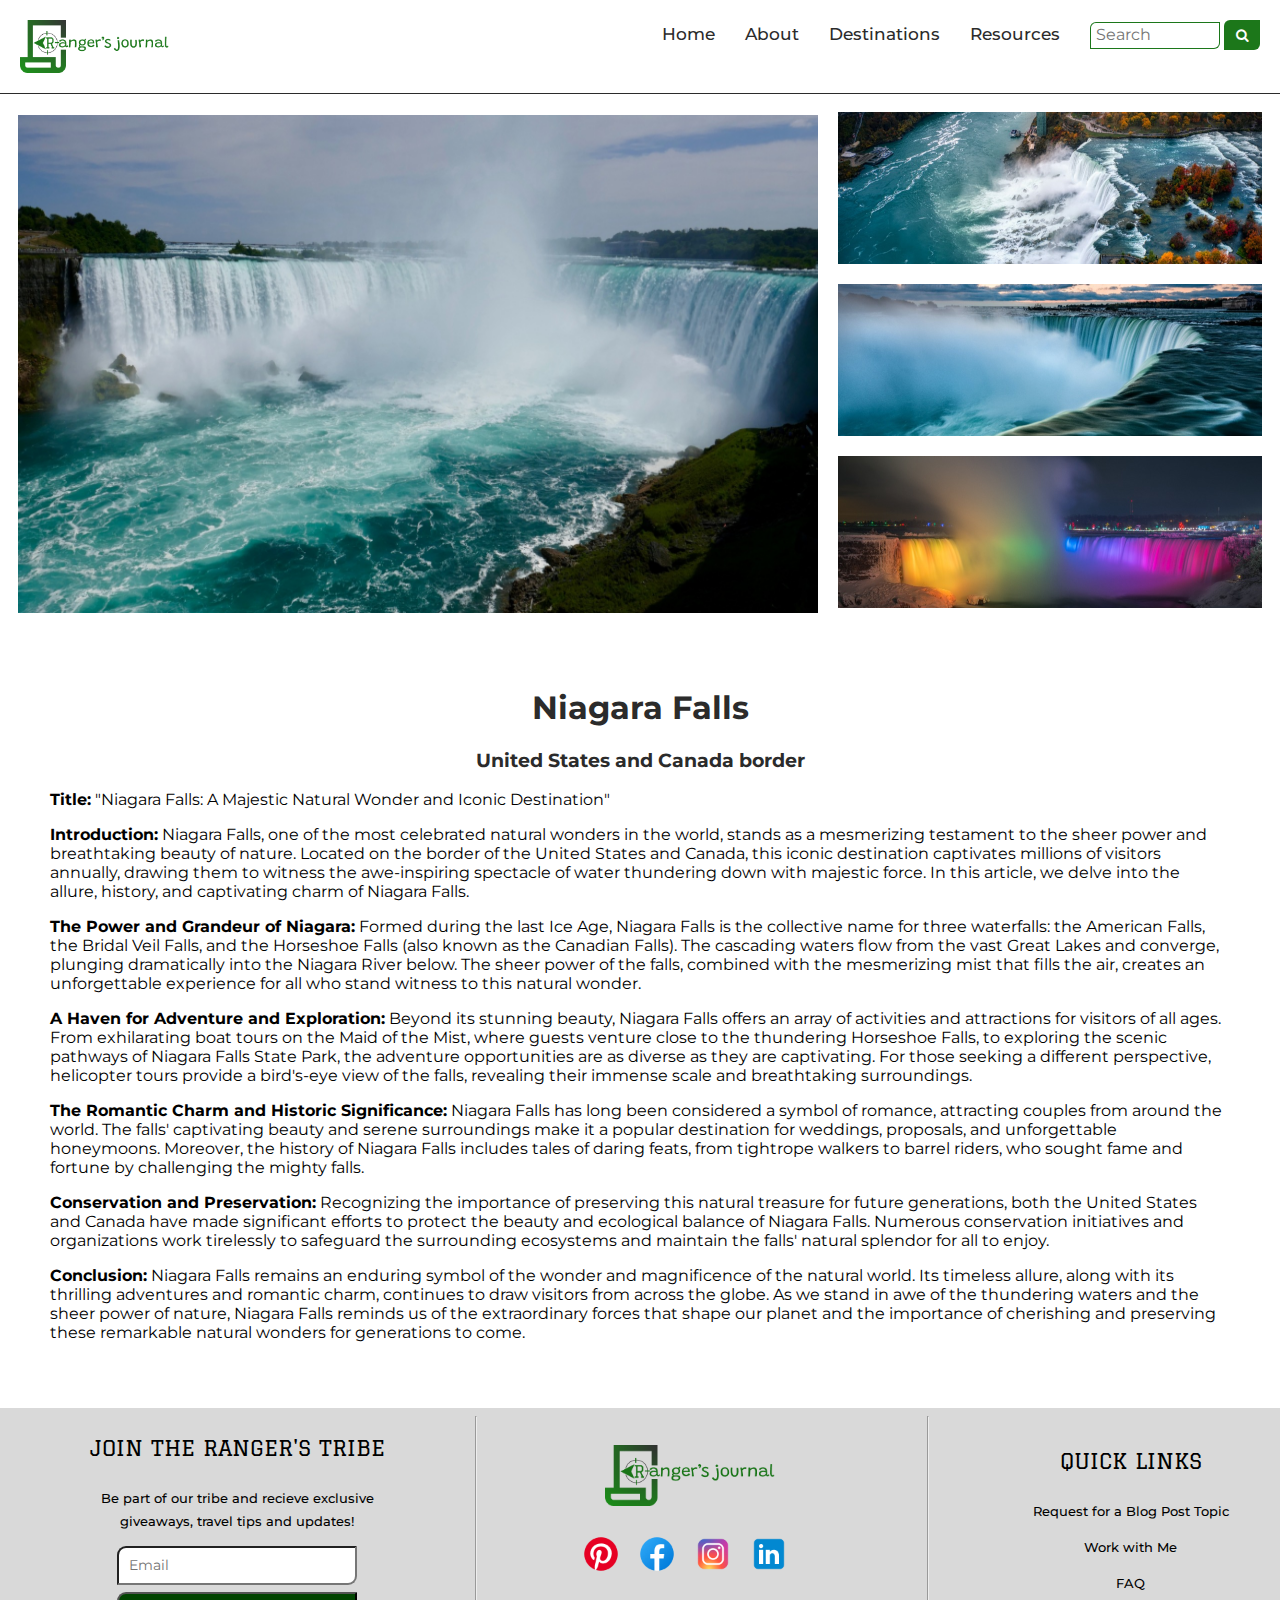
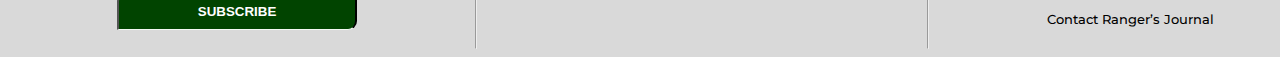
<file: inspired.html>
<!DOCTYPE html>
<html lang="en">

<head>
    <meta charset="UTF-8">
    <meta name="viewport" content="width=device-width, initial-scale=1.0">
    <link rel="shortcut icon" href="Logo 1.png" type="image/x-icon">
    <link rel="stylesheet" href="https://cdnjs.cloudflare.com/ajax/libs/font-awesome/4.7.0/css/font-awesome.min.css">
    <link
        href="https://fonts.googleapis.com/css2?family=Graduate&family=Halant&family=Manrope&family=Montserrat&display=swap"
        rel="stylesheet">
    <link rel="stylesheet" href="inspired.css">
    <title>BeInspired</title>
</head>

<body>
    <header>
        <img src="Logo 1.png" alt="">

        
        <nav>
            <a href="javascript:void(0);" class="icon" onclick="myFunction()">
                <i class="fa fa-bars"></i>
              </a>
            <div class="nav" id="visible">
                <a href="index.html">Home</a>
                <a href="about.html">About</a>
                <a href="destination.html">Destinations</a>
                <a href="travel resource.html">Resources</a>
            </div>


            <div>
                <input type="text" name="search" id="search" placeholder="Search">
                <button type="submit" class="submit"><i class="fa fa-search"></i></button>
            </div>
        </nav>
    </header>

    <main>
        <div class="hamburger" id="visible">
            <ul>
                <li><a href="index.html"> Home</a> </li>
                <hr>
                <li><a href="about.html">About</a></li>
                <hr>
                <li><a href="destination.html">Destinations</a></li>
                <hr>
                <li><a href="">Resources</a></li>


            </ul>
        </div>

        <div class="firstdiv">
            <div style="margin-top: 7%;">
                <img src="inspired 1.png" alt="" class="inspired1">
            </div>
            <div class="inspireddiv">
                <img src="inspired 2.png" alt="" class="inspired2">
                <img src="inspired 3.png" alt="" class="inspired3">
                <img src="inspired 4.png" alt="" class="inspired4">
            </div>
        </div>

        <article>
            <div class="seconddiv">
                <h1>Niagara Falls</h1>
                <h3>United States and Canada border</h3>

                <p>
                    <b>Title:</b> "Niagara Falls: A Majestic Natural Wonder and Iconic Destination"
                </p>
                <p>
                    <b>Introduction:</b> Niagara Falls, one of the most celebrated natural wonders in the world, stands
                    as a mesmerizing testament to the sheer power and breathtaking beauty of nature. Located on the
                    border of the United States and Canada, this iconic destination captivates millions of visitors
                    annually, drawing them to witness the awe-inspiring spectacle of water thundering down with majestic
                    force. In this article, we delve into the allure, history, and captivating charm of Niagara Falls.

                </p>
                <p>
                    <b>The Power and Grandeur of Niagara:</b> Formed during the last Ice Age, Niagara Falls is the
                    collective name for three waterfalls: the American Falls, the Bridal Veil Falls, and the Horseshoe
                    Falls (also known as the Canadian Falls). The cascading waters flow from the vast Great Lakes and
                    converge, plunging dramatically into the Niagara River below. The sheer power of the falls, combined
                    with the mesmerizing mist that fills the air, creates an unforgettable experience for all who stand
                    witness to this natural wonder.
                </p>
                <p>
                    <b>A Haven for Adventure and Exploration:</b> Beyond its stunning beauty, Niagara Falls offers an
                    array of activities and attractions for visitors of all ages. From exhilarating boat tours on the
                    Maid of the Mist, where guests venture close to the thundering Horseshoe Falls, to exploring the
                    scenic pathways of Niagara Falls State Park, the adventure opportunities are as diverse as they are
                    captivating. For those seeking a different perspective, helicopter tours provide a bird's-eye view
                    of the falls, revealing their immense scale and breathtaking surroundings.
                </p>
                <p>
                    <b>The Romantic Charm and Historic Significance:</b> Niagara Falls has long been considered a symbol
                    of romance, attracting couples from around the world. The falls' captivating beauty and serene
                    surroundings make it a popular destination for weddings, proposals, and unforgettable honeymoons.
                    Moreover, the history of Niagara Falls includes tales of daring feats, from tightrope walkers to
                    barrel riders, who sought fame and fortune by challenging the mighty falls.
                </p>
                <p>
                    <b>Conservation and Preservation:</b> Recognizing the importance of preserving this natural treasure
                    for future generations, both the United States and Canada have made significant efforts to protect
                    the beauty and ecological balance of Niagara Falls. Numerous conservation initiatives and
                    organizations work tirelessly to safeguard the surrounding ecosystems and maintain the falls'
                    natural splendor for all to enjoy.
                </p>
                <p>
                    <b>Conclusion:</b> Niagara Falls remains an enduring symbol of the wonder and magnificence of the
                    natural world. Its timeless allure, along with its thrilling adventures and romantic charm,
                    continues to draw visitors from across the globe. As we stand in awe of the thundering waters and
                    the sheer power of nature, Niagara Falls reminds us of the extraordinary forces that shape our
                    planet and the importance of cherishing and preserving these remarkable natural wonders for
                    generations to come.

                </p>



            </div>
        </article>



    </main>
    <footer>
        <div class="footerdiv3">
            <p class="graduate">JOIN THE RANGER'S TRIBE </p>
            <p class="links">Be part of our tribe and recieve exclusive <br>giveaways, travel tips and updates!</P>
            <form action="">
                <input type="email" name="email" id="" placeholder="Email" class="email">
                <a href="">   <button class="email1">
                    SUBSCRIBE
                </button></a>
            </form>
        </div>
        <hr>
        <div class="footerdiv1">
            <img src="Logo 1.png" alt="" id="png">
            <div class="png">
                <a href="#"><img src="Pinterest.png" alt=""></a>

                <a href="#"><img src="Facebook.png" alt=""></a>

                <a href="#"><img src="Instagram.png" alt=""></a>

                <a href="#"><img src="LinkedIn.png" alt=""></a>
            </div>
        </div>

        <hr>

        <div class="footerdiv2">
            <p class="graduate">QUICK LINKS</p>
            <p class="links">Request for a Blog Post Topic</P>
            <p class="links">Work with Me</p>
            <p class="links">FAQ</p>
            <p class="links">Contact Ranger’s Journal</p>
        </div>




    </footer>
    <script src="index.js"></script>
</body>

</html>
</file>
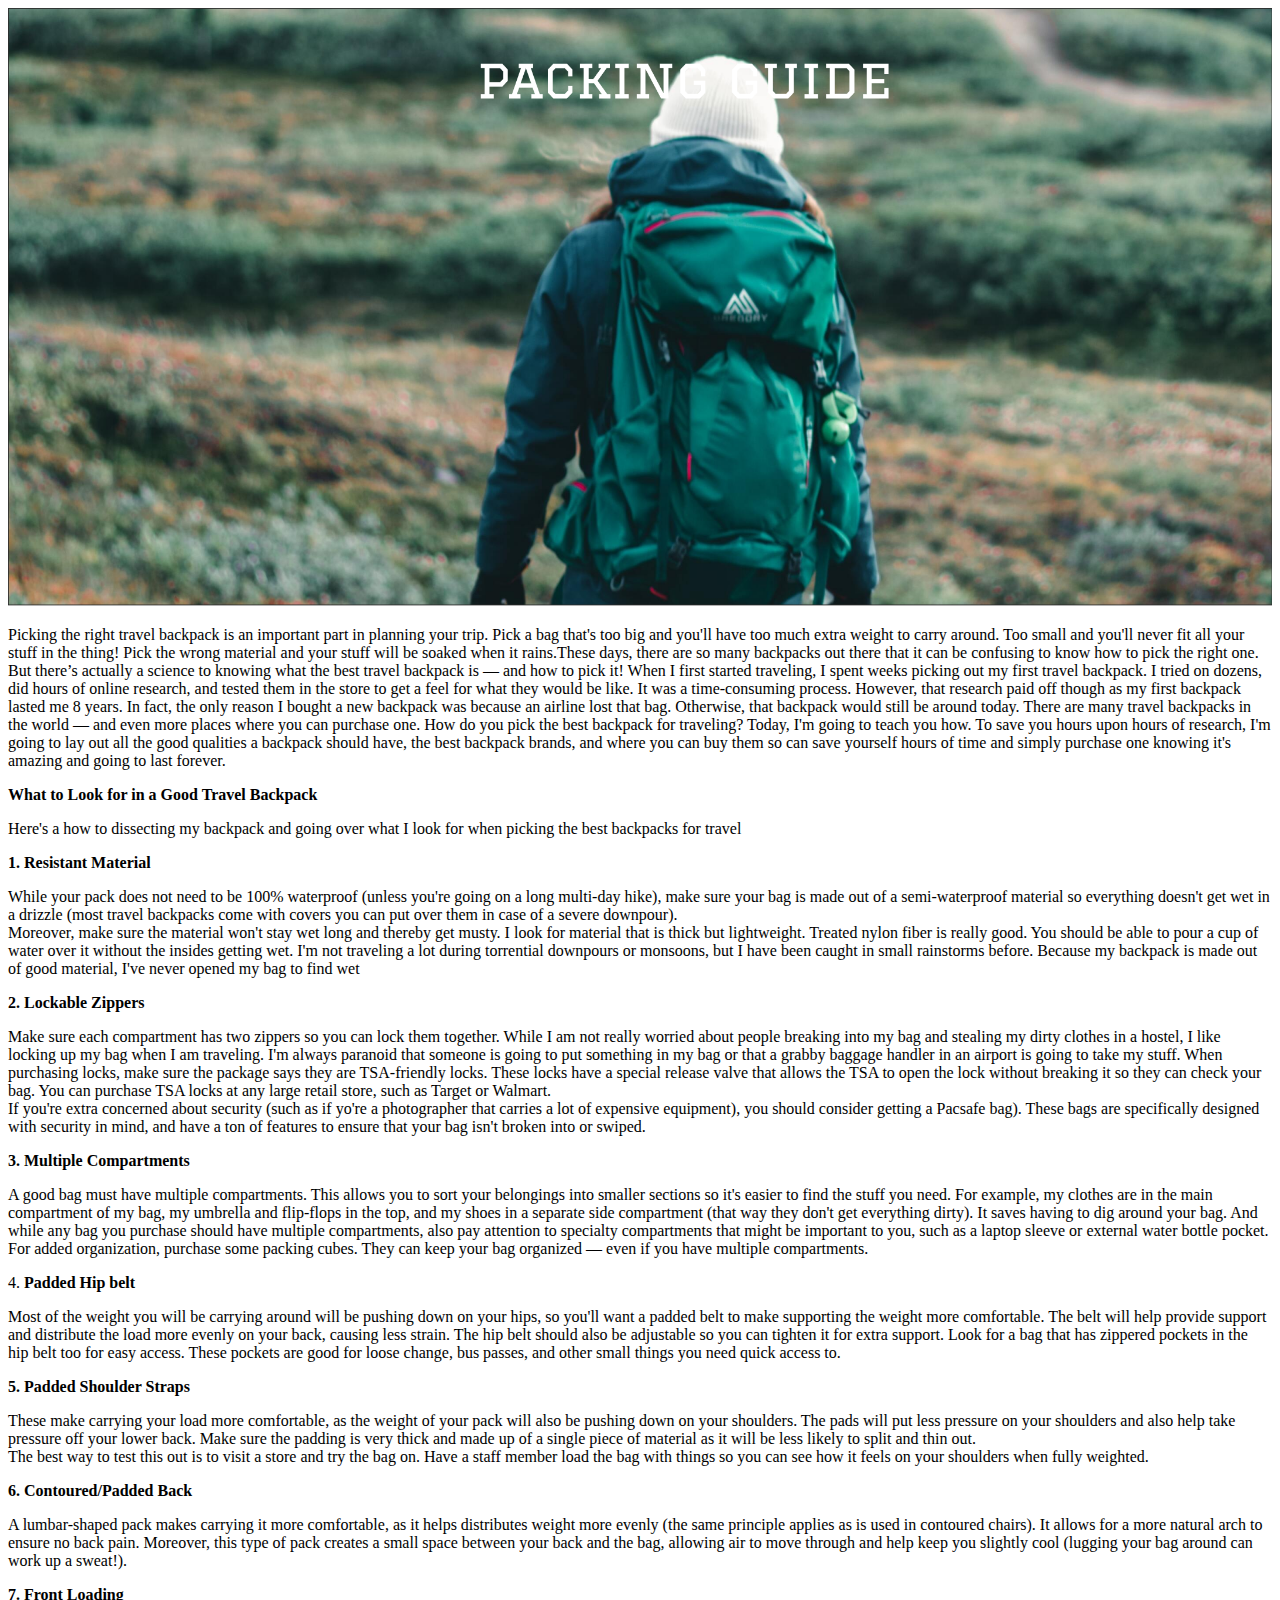
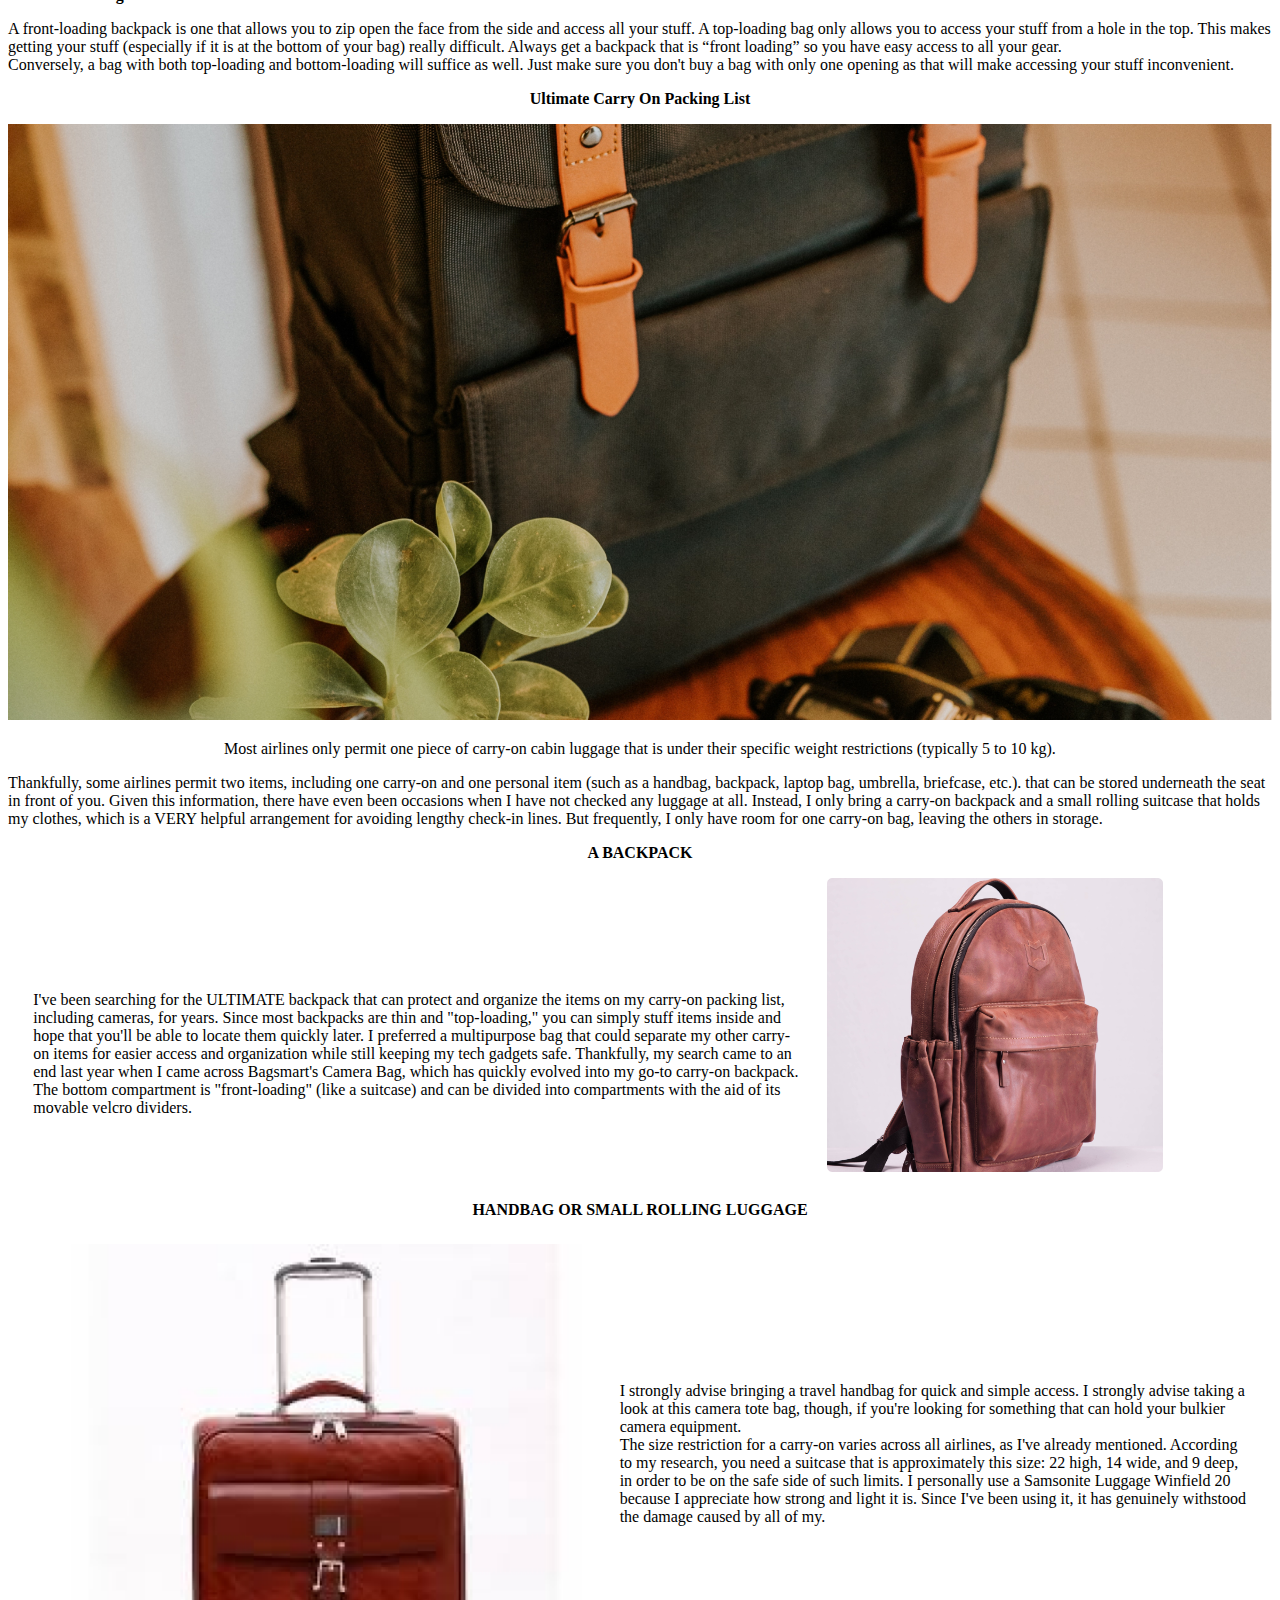
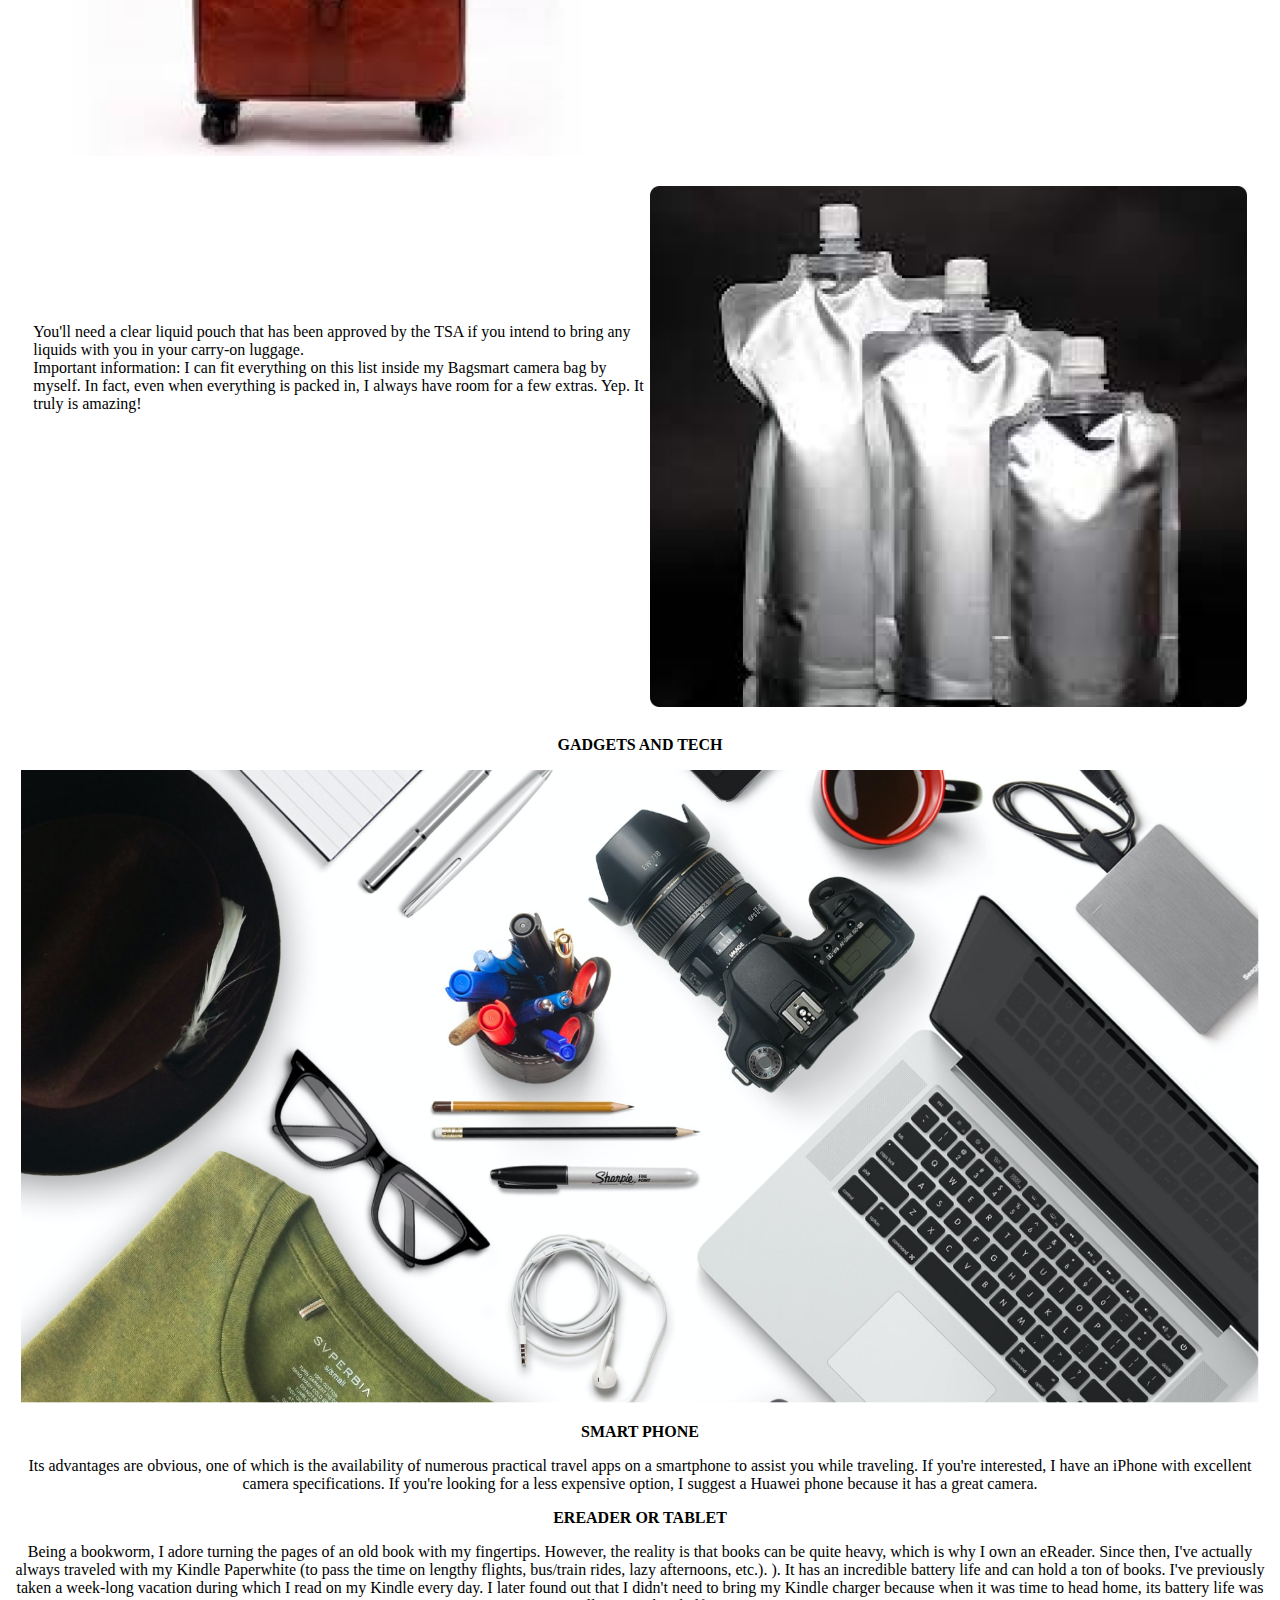
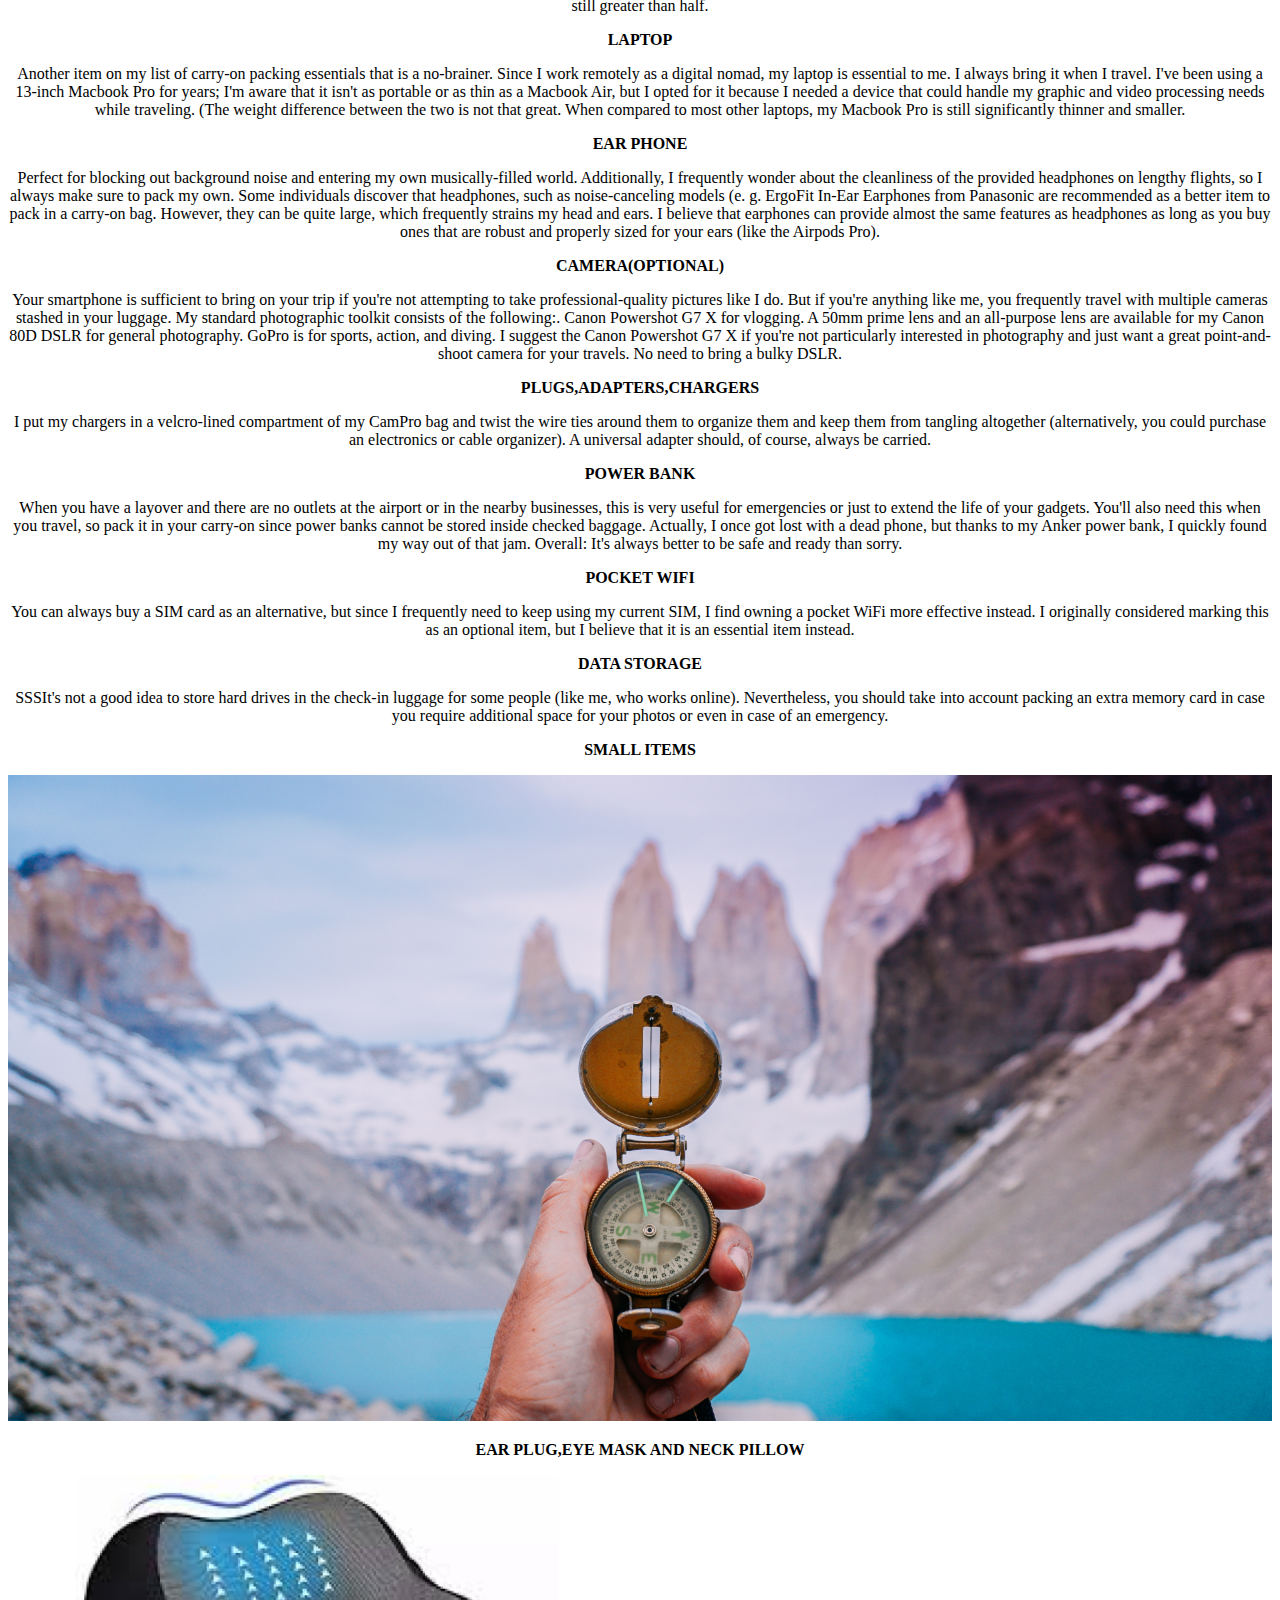
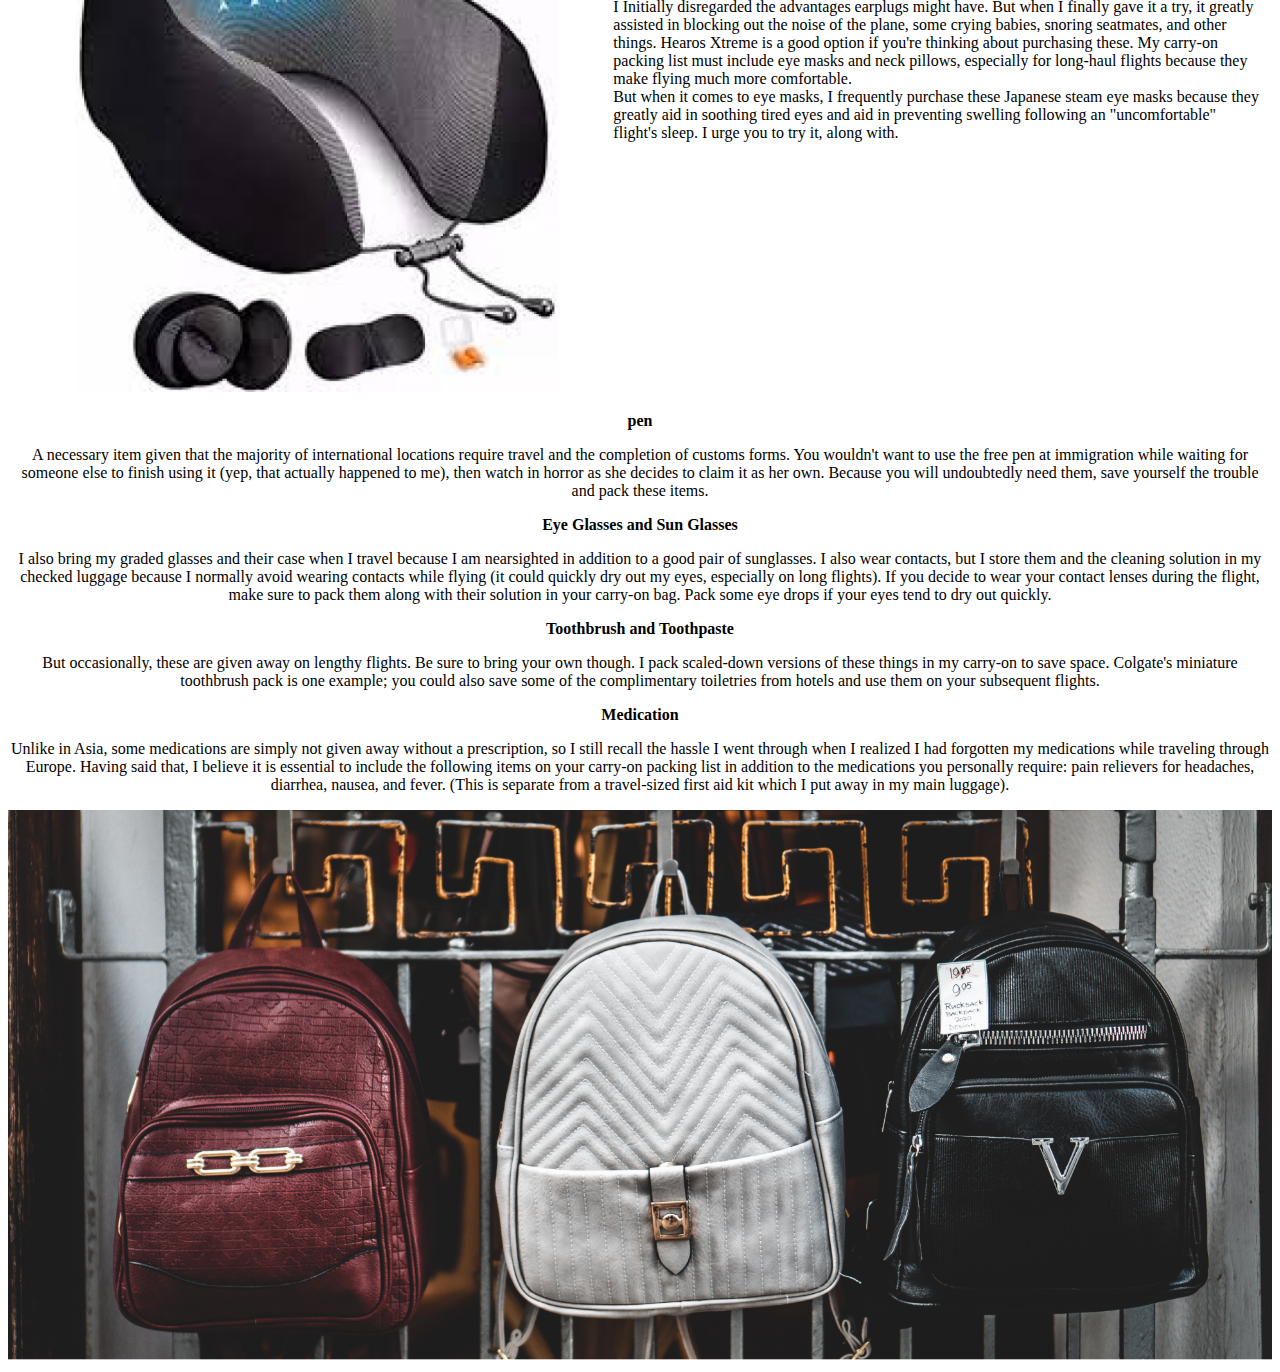
<file: packing guide.html>
<!DOCTYPE html>
<html lang="en">
<head>
    <meta charset="UTF-8">
    <meta http-equiv="X-UA-Compatible" content="IE=edge">
    <meta name="viewport" content="width=device-width, initial-scale=1.0">
    <title>Packing guide</title>
    <link rel="stylesheet" href="packing guide.css" />
</head>
<body>
    <div class="headimage">
<img src="images/Packing guide.png" alt="">
    </div>
    <div class="packingguidewriteup">
        <p id="">Picking the right travel backpack is an important part in planning your trip. Pick a bag that's too big and you'll have too much extra weight to carry around. Too small and you'll never fit all your stuff in the thing! Pick the wrong material and your stuff will be soaked when it rains.These days, there are so many backpacks out there that it can be confusing to know how to pick the right one. But there’s actually a science to knowing what the best travel backpack is — and how to pick it!
        When I first started traveling, I spent weeks picking out my first travel backpack. I tried on dozens, did hours of online research, and tested them in the store to get a feel for what they would be like.
        It was a time-consuming process. However, that research paid off though as my first backpack lasted me 8 years.
        In fact, the only reason I bought a new backpack was because an airline lost that bag. Otherwise, that backpack would still be around today. There are many travel backpacks in the world — and even more places where you can purchase one.
        How do you pick the best backpack for traveling?
        Today, I'm going to teach you how.
        To save you hours upon hours of research, I'm going to lay out all the good qualities a backpack should have, the best backpack brands, and where you can buy them so can save yourself hours of time and simply purchase one knowing it's amazing and going to last forever. </p>
        

        <strong>
             <p id="whattolookfor"> What to Look for in a Good Travel Backpack 
            </p> 
        </strong>
        <p> Here's a  how to dissecting my backpack and going over what I look for when picking the best backpacks for travel</p>
        
        
        <strong> 1. Resistant Material</strong>
        <p> While your pack does not need to be 100% waterproof (unless you're going on a long multi-day hike), make sure your bag is made out of a semi-waterproof material so everything doesn't get wet in a drizzle (most travel backpacks come with covers you can put over them in case of a severe downpour). <br>
        Moreover, make sure the material won't stay wet long and thereby get musty. I look for material that is thick but lightweight. Treated nylon fiber is really good. You should be able to pour a cup of water over it without the insides getting wet. I'm not traveling a lot during torrential downpours or monsoons, but I have been caught in small rainstorms before. Because my backpack is made out of good material, I've never opened my bag to find wet
        </p>
        
        <strong> 2. Lockable Zippers </strong>
        <p>Make sure each compartment has two zippers so you can lock them together. While I am not really worried about people breaking into my bag and stealing my dirty clothes in a hostel, I like locking up my bag when I am traveling. I'm always paranoid that someone is going to put something in my bag or that a grabby baggage handler in an airport is going to take my stuff.
        When purchasing locks, make sure the package says they are TSA-friendly locks. These locks have a special release valve that allows the TSA to open the lock without breaking it so they can check your bag. You can purchase TSA locks at any large retail store, such as Target or Walmart. <br>
        If you're extra concerned about security (such as if yo're a photographer that carries a lot of expensive equipment), you should consider getting a Pacsafe bag). These bags are specifically designed with security in mind, and have a ton of features to ensure that your bag isn't broken into or swiped.
    </p> 
        <strong> 3. Multiple Compartments </strong>
       <p> A good bag must have multiple compartments. This allows you to sort your belongings into smaller sections so it's easier to find the stuff you need. For example, my clothes are in the main compartment of my bag, my umbrella and flip-flops in the top, and my shoes in a separate side compartment (that way they don't get everything dirty). It saves having to dig around your bag. And while any bag you purchase should have multiple compartments, also pay attention to specialty compartments that might be important to you, such as a laptop sleeve or external water bottle pocket.  <br>
        For added organization, purchase some packing cubes. They can keep your bag organized — even if you have multiple compartments.
    </p>
        4. <strong> Padded Hip belt</strong>
       <p> Most of the weight you will be carrying around will be pushing down on your hips, so you'll want a padded belt to make supporting the weight more comfortable. The belt will help provide support and distribute the load more evenly on your back, causing less strain. The hip belt should also be adjustable so you can tighten it for extra support. Look for a bag that has zippered pockets in the hip belt too for easy access. These pockets are good for loose change, bus passes, and other small things you need quick access to.
    </p>
       <strong> 5. Padded Shoulder Straps </strong>
       <p> These make carrying your load more comfortable, as the weight of your pack will also be pushing down on your shoulders. The pads will put less pressure on your shoulders and also help take pressure off your lower back. Make sure the padding is very thick and made up of a single piece of material as it will be less likely to split and thin out. <br>
        The best way to test this out is to visit a store and try the bag on. Have a staff member load the bag with things so you can see how it feels on your shoulders when fully weighted.
    </p>
       <strong> 6. Contoured/Padded Back </strong>
       <p> A lumbar-shaped pack makes carrying it more comfortable, as it helps distributes weight more evenly (the same principle applies as is used in contoured chairs). It allows for a more natural arch to ensure no back pain. Moreover, this type of pack creates a small space between your back and the bag, allowing air to move through and help keep you slightly cool (lugging your bag around can work up a sweat!).
    </p>
      <strong>  7. Front Loading </strong>
       <p> A front-loading backpack is one that allows you to zip open the face from the side and access all your stuff. A top-loading bag only allows you to access your stuff from a hole in the top. This makes getting your stuff (especially if it is at the bottom of your bag) really difficult. Always get a backpack that is “front loading” so you have easy access to all your gear. <br>
        Conversely, a bag with both top-loading and bottom-loading will suffice as well. Just make sure you don't buy a bag with only one opening as that will make accessing your stuff inconvenient.
    </p>
    </div>
    <p class="ultimatepackinglist">
        <strong>Ultimate Carry On Packing List</strong>
    </p>
    <div class="packinglist">
       <div> <img src="images/flower bag.png" alt="img"></div>
         <div class="packinglistwriteup">
        <p>Most airlines only permit one piece of carry-on cabin luggage that is under their specific weight restrictions (typically 5 to 10 kg). <br>
        </div>  
    Thankfully, some airlines permit two items, including one carry-on and one personal item (such as a handbag, backpack, laptop bag, umbrella, briefcase, etc.). that can be stored underneath the seat in front of you. Given this information, there have even been occasions when I have not checked any luggage at all. Instead, I only bring a carry-on backpack and a small rolling suitcase that holds my clothes, which is a VERY helpful arrangement for avoiding lengthy check-in lines. 
 But frequently, I only have room for one carry-on bag, leaving the others in storage. </p> 
        </p>
    </div>
    <p class="backpackbold">
        <strong>A BACKPACK</strong>
    </p>
    <div class="backpack">
      <div class="backpackwriteup"> 
          <p>
        I've been searching for the ULTIMATE backpack that can protect and organize the items on my carry-on packing list, including cameras, for years. Since most backpacks are thin and "top-loading," you can simply stuff items inside and hope that you'll be able to locate them quickly later. I preferred a multipurpose bag that could separate my other carry-on items for easier access and organization while still keeping my tech gadgets safe. 
        Thankfully, my search came to an end last year when I came across Bagsmart's Camera Bag, which has quickly evolved into my go-to carry-on backpack. The bottom compartment is "front-loading" (like a suitcase) and can be divided into compartments with the aid of its movable velcro dividers.
    </p>
    </div>
    <div class="bagpackimg">
       <img src="images/handbag.png" alt="img">
    </div>
    </div>
    <p class="handbagrollingluggage">
         <strong>HANDBAG OR SMALL ROLLING LUGGAGE</strong>
    </p>
    <div class="travelbag">
        <div class="traavelbagimg">
        <img src="images/travel bag.png" alt="img">
    </div>
    <div class="travelbagwriteup">
<p>
I strongly advise bringing a travel handbag for quick and simple access. I strongly advise taking a look at this camera tote bag, though, if you're looking for something that can hold your bulkier camera equipment. <br>
The size restriction for a carry-on varies across all airlines, as I've already mentioned. According to my research, you need a suitcase that is approximately this size: 22 high, 14 wide, and 9 deep, in order to be on the safe side of such limits. I personally use a Samsonite Luggage Winfield 20 because I appreciate how strong and light it is. Since I've been using it, it has genuinely withstood the damage caused by all of my.
</p>
    </div>
</div>
<div class="liquidpouch">
    <div class="liquidpouchwriteup">
        <p>
        You'll need a clear liquid pouch that has been approved by the TSA if you intend to bring any liquids with you in your carry-on luggage. <br>
        Important information: I can fit everything on this list inside my Bagsmart camera bag by myself. In fact, even when everything is packed in, I always have room for a few extras.  Yep. It truly is amazing! 
        </p>
            </div>
    <div class="liquidpouchimg">
        <img src="images/liquid pouch.png" alt="img">
    </div>
    
</div>
<strong>
    <p class="gadgetstech">
        GADGETS AND TECH
    </p>
</strong>
<div class="gadgetsimg">
<img src="images/gadgets.png" alt="">
</div>
<div class="otherwriteup">
<strong>
    <p>
        SMART PHONE
    </p>
</strong>
<p>
    Its advantages are obvious, one of which is the availability of numerous practical travel apps on a smartphone to assist you while traveling. If you're interested, I have an iPhone with excellent camera specifications. If you're looking for a less expensive option, I suggest a Huawei phone because it has a great camera.
</p>
<strong>
<p>
    EREADER OR TABLET  
</p>
</strong>
<p>
    Being a bookworm, I adore turning the pages of an old book with my fingertips. However, the reality is that books can be quite heavy, which is why I own an eReader. Since then, I've actually always traveled with my Kindle Paperwhite (to pass the time on lengthy flights, bus/train rides, lazy afternoons, etc.). ). 
 It has an incredible battery life and can hold a ton of books. I've previously taken a week-long vacation during which I read on my Kindle every day. I later found out that I didn't need to bring my Kindle charger because when it was time to head home, its battery life was still greater than half.
</p>
<strong>
<p>
    LAPTOP
</p>
</strong>
<p>
    Another item on my list of carry-on packing essentials that is a no-brainer. Since I work remotely as a digital nomad, my laptop is essential to me. I always bring it when I travel. I've been using a 13-inch Macbook Pro for years; I'm aware that it isn't as portable or as thin as a Macbook Air, but I opted for it because I needed a device that could handle my graphic and video processing needs while traveling. (The weight difference between the two is not that great. When compared to most other laptops, my Macbook Pro is still significantly thinner and smaller. 
</p>
<strong>
<p>
    EAR PHONE
</p>
</strong>
<p>
    Perfect for blocking out background noise and entering my own musically-filled world. Additionally, I frequently wonder about the cleanliness of the provided headphones on lengthy flights, so I always make sure to pack my own. 
 Some individuals discover that headphones, such as noise-canceling models (e. g. ErgoFit In-Ear Earphones from Panasonic are recommended as a better item to pack in a carry-on bag. However, they can be quite large, which frequently strains my head and ears. I believe that earphones can provide almost the same features as headphones as long as you buy ones that are robust and properly sized for your ears (like the Airpods Pro).
</p>
<strong>
<p>
    CAMERA(OPTIONAL)
</p>
</strong>
<p>
    Your smartphone is sufficient to bring on your trip if you're not attempting to take professional-quality pictures like I do. But if you're anything like me, you frequently travel with multiple cameras stashed in your luggage. My standard photographic toolkit consists of the following:. 
 Canon Powershot G7 X for vlogging. 
 A 50mm prime lens and an all-purpose lens are available for my Canon 80D DSLR for general photography. 
 GoPro is for sports, action, and diving. 
 I suggest the Canon Powershot G7 X if you're not particularly interested in photography and just want a great point-and-shoot camera for your travels. No need to bring a bulky DSLR.
</p>
<strong>
<p>
    PLUGS,ADAPTERS,CHARGERS
</p>
</strong>
<p>
    I put my chargers in a velcro-lined compartment of my CamPro bag and twist the wire ties around them to organize them and keep them from tangling altogether (alternatively, you could purchase an electronics or cable organizer). A universal adapter should, of course, always be carried.
</p>
<strong>
<p>
    POWER BANK
</p>
</strong>
<p>
    When you have a layover and there are no outlets at the airport or in the nearby businesses, this is very useful for emergencies or just to extend the life of your gadgets. You'll also need this when you travel, so pack it in your carry-on since power banks cannot be stored inside checked baggage. Actually, I once got lost with a dead phone, but thanks to my Anker power bank, I quickly found my way out of that jam. Overall: It's always better to be safe and ready than sorry.
</p>
<strong>
<p>
    POCKET WIFI
</p>
</strong>
<p>
    You can always buy a SIM card as an alternative, but since I frequently need to keep using my current SIM, I find owning a pocket WiFi more effective instead. I originally considered marking this as an optional item, but I believe that it is an essential item instead.
</p>
<strong>
<p>
    DATA STORAGE
</p>
</strong>
<p>
    SSSIt's not a good idea to store hard drives in the check-in luggage for some people (like me, who works online). Nevertheless, you should take into account packing an extra memory card in case you require additional space for your photos or even in case of an emergency.
</p>
<strong>
<p>
    SMALL ITEMS
</p>
</strong>
</div>
<div class="clockimg">
<img src="images/clock.png" alt="img">
</div>
<strong>
    <p class="earplugmask">
        EAR PLUG,EYE MASK AND NECK PILLOW
    </p>
</strong>
<div class="smallitems">
<div class="neckpillowimg">
<img src="images/neck pillow.png" alt="">
</div>
<div class="neckpillowwriteup">
    I Initially disregarded the advantages earplugs might have. But when I finally gave it a try, it greatly assisted in blocking out the noise of the plane, some crying babies, snoring seatmates, and other things. Hearos Xtreme is a good option if you're thinking about purchasing these. My carry-on packing list must include eye masks and neck pillows, especially for long-haul flights because they make flying much more comfortable. <br>
    But when it comes to eye masks, I frequently purchase these Japanese steam eye masks because they greatly aid in soothing tired eyes and aid in preventing swelling following an "uncomfortable" flight's sleep. I urge you to try it, along with.
</div>
</div>
<div class="otherwriteup">
<strong>
    <p>
        pen
    </p>
</strong>
<p>
    A necessary item given that the majority of international locations require travel and the completion of customs forms. You wouldn't want to use the free pen at immigration while waiting for someone else to finish using it (yep, that actually happened to me), then watch in horror as she decides to claim it as her own. Because you will undoubtedly need them, save yourself the trouble and pack these items.
</p>
<strong>
    <p>
        Eye Glasses and Sun Glasses
    </p>
</strong>
<P>
    I also bring my graded glasses and their case when I travel because I am nearsighted in addition to a good pair of sunglasses. I also wear contacts, but I store them and the cleaning solution in my checked luggage because I normally avoid wearing contacts while flying (it could quickly dry out my eyes, especially on long flights). If you decide to wear your contact lenses during the flight, make sure to pack them along with their solution in your carry-on bag. Pack some eye drops if your eyes tend to dry out quickly.
</P>
<STRONg>
<P>
Toothbrush and Toothpaste
</P>
</STRONg>
<P>
    But occasionally, these are given away on lengthy flights. Be sure to bring your own though. I pack scaled-down versions of these things in my carry-on to save space. Colgate's miniature toothbrush pack is one example; you could also save some of the complimentary toiletries from hotels and use them on your subsequent flights.
</P>
<strong>
<P>
    Medication
</P>
</strong>
<P>
    Unlike in Asia, some medications are simply not given away without a prescription, so I still recall the hassle I went through when I realized I had forgotten my medications while traveling through Europe. Having said that, I believe it is essential to include the following items on your carry-on packing list in addition to the medications you personally require: pain relievers for headaches, diarrhea, nausea, and fever. (This is separate from a travel-sized first aid kit which I put away in my main luggage).
</P>
</div>
<div class="lastbags">
<img src="images/bags.png" alt="img">
</div>
</body>
</html>
</file>
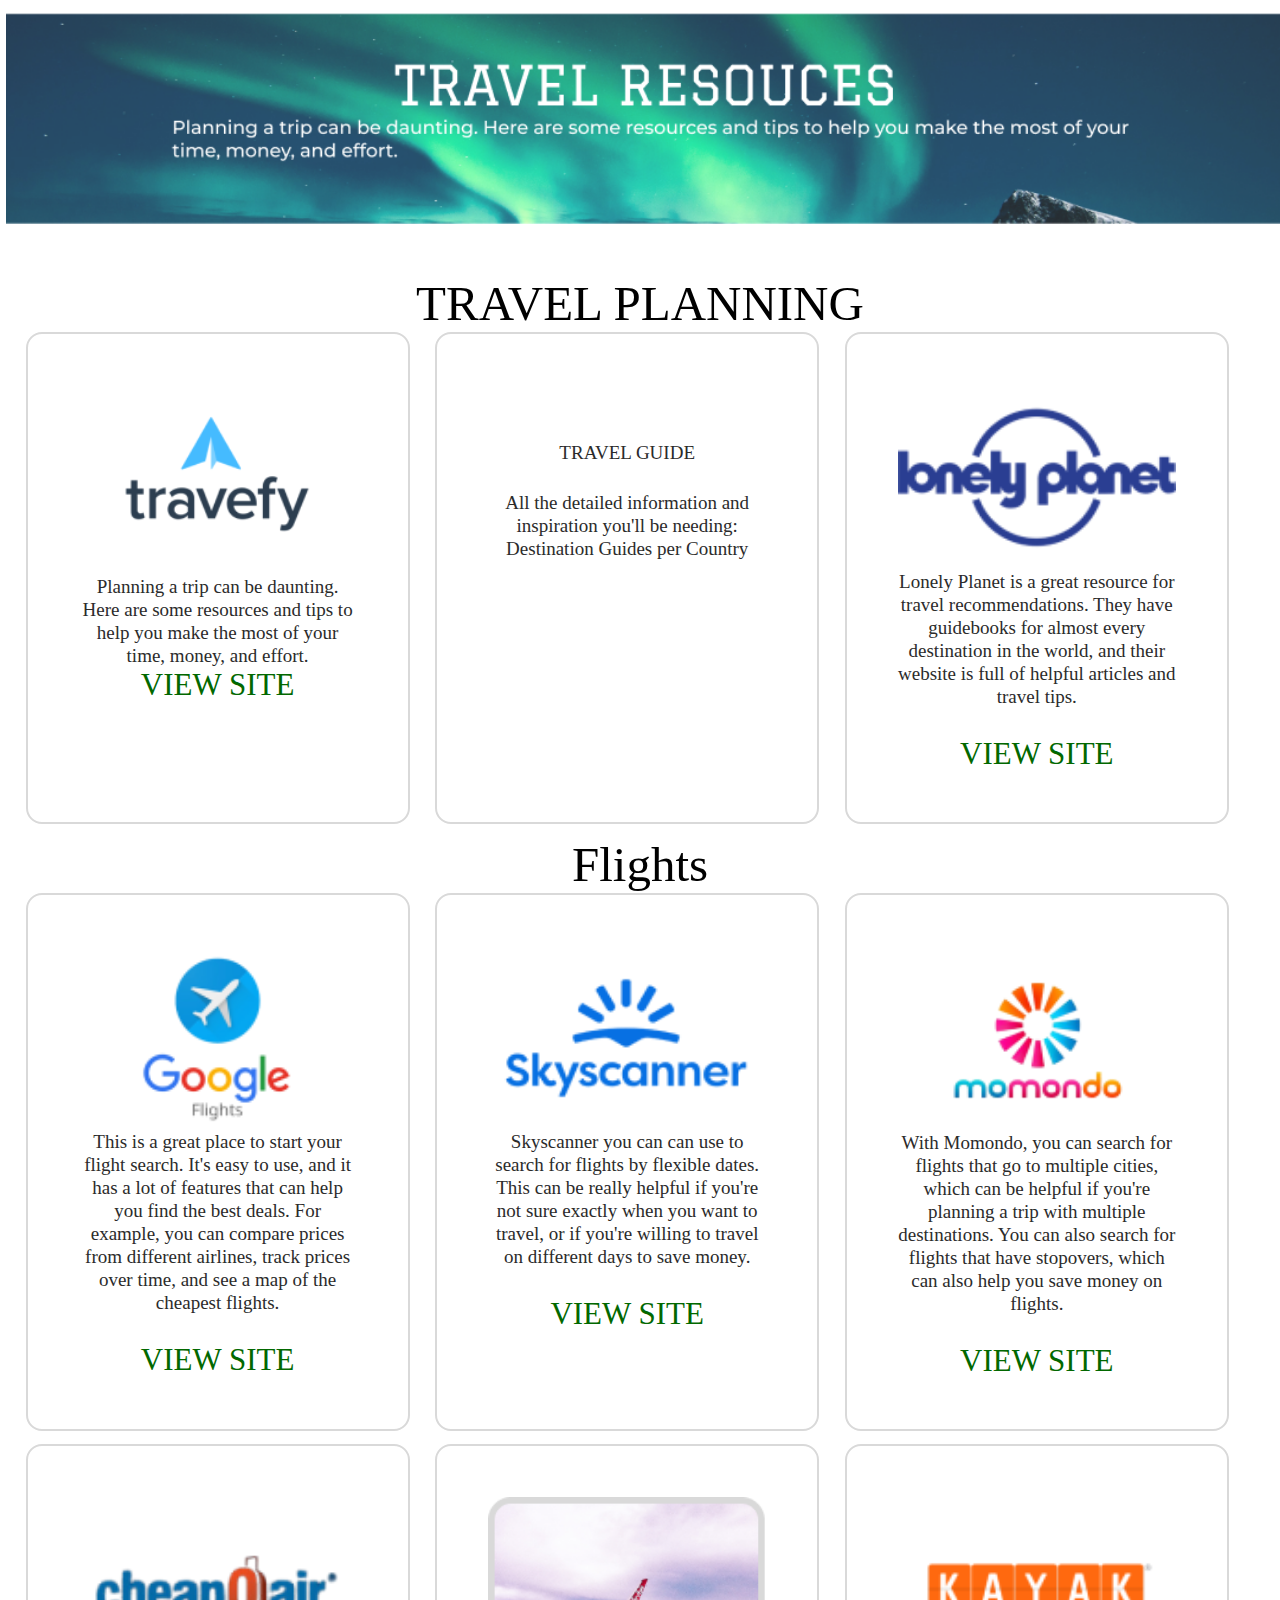
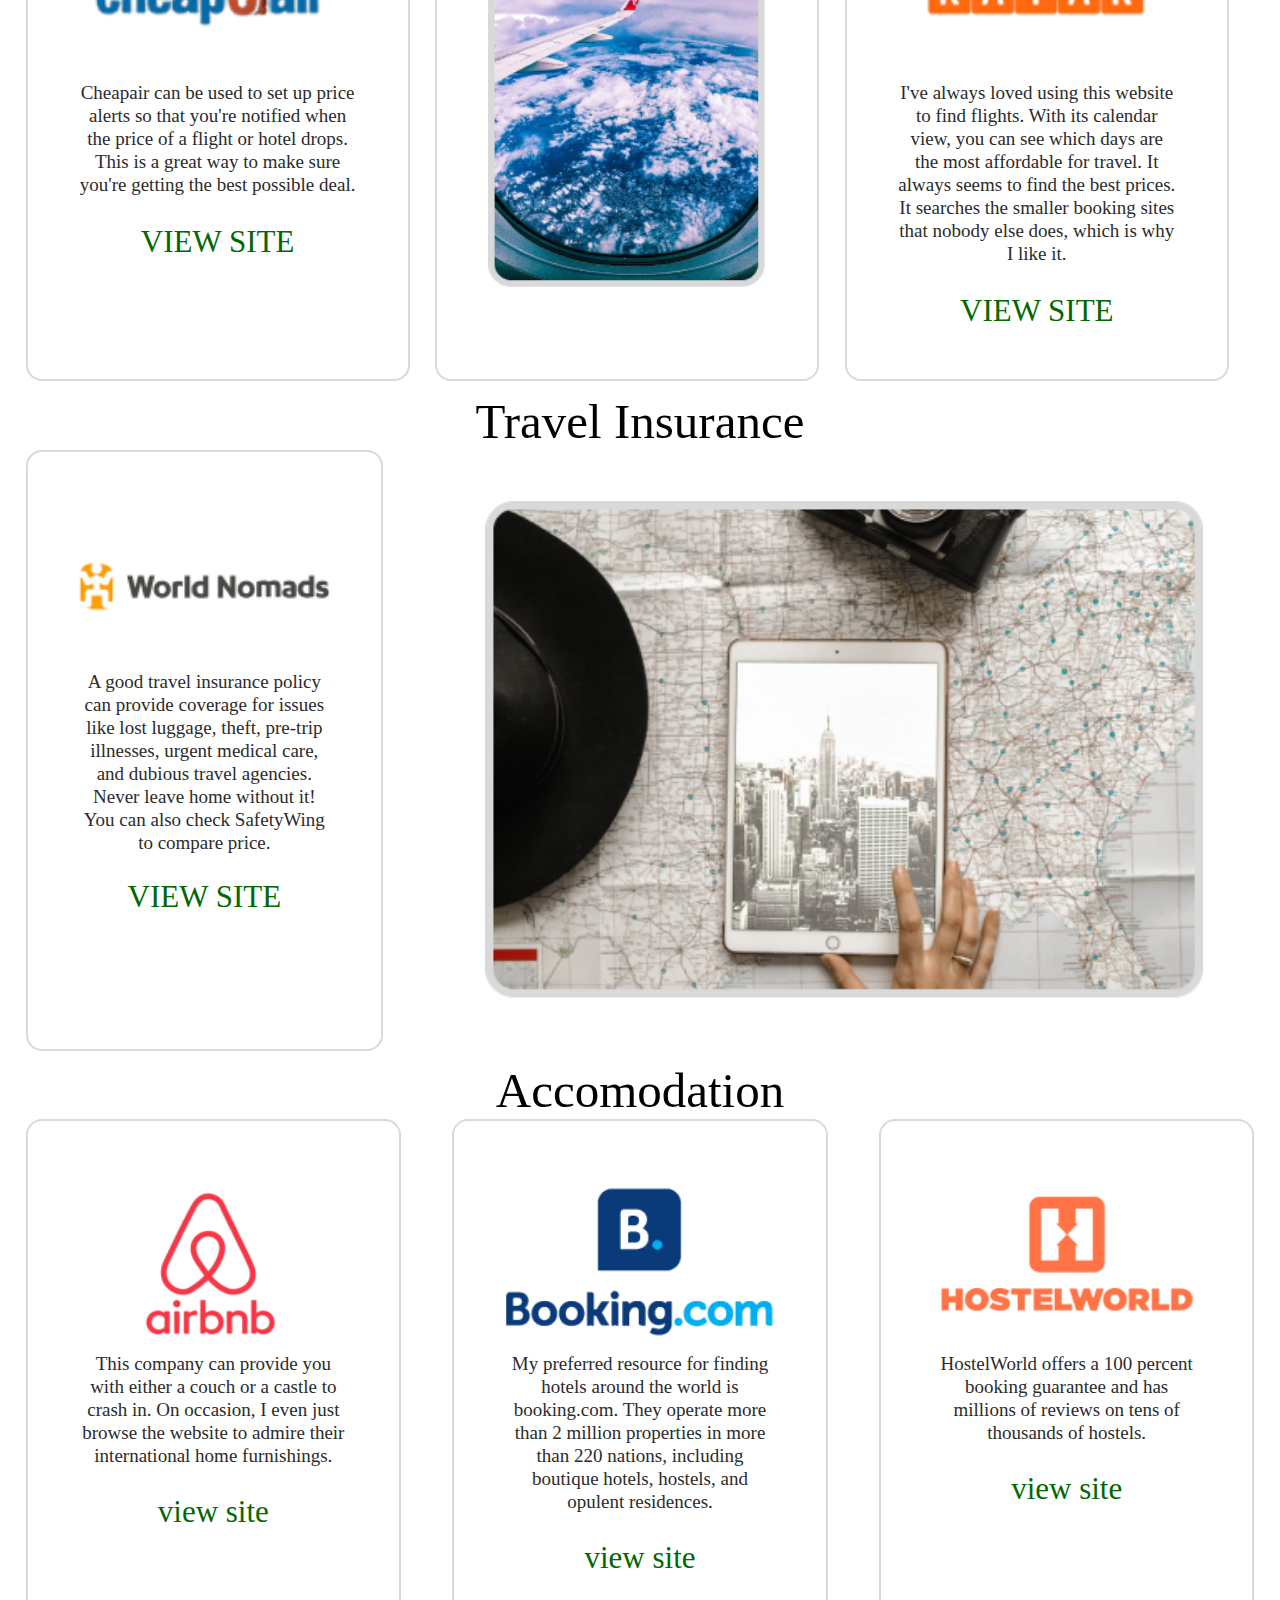
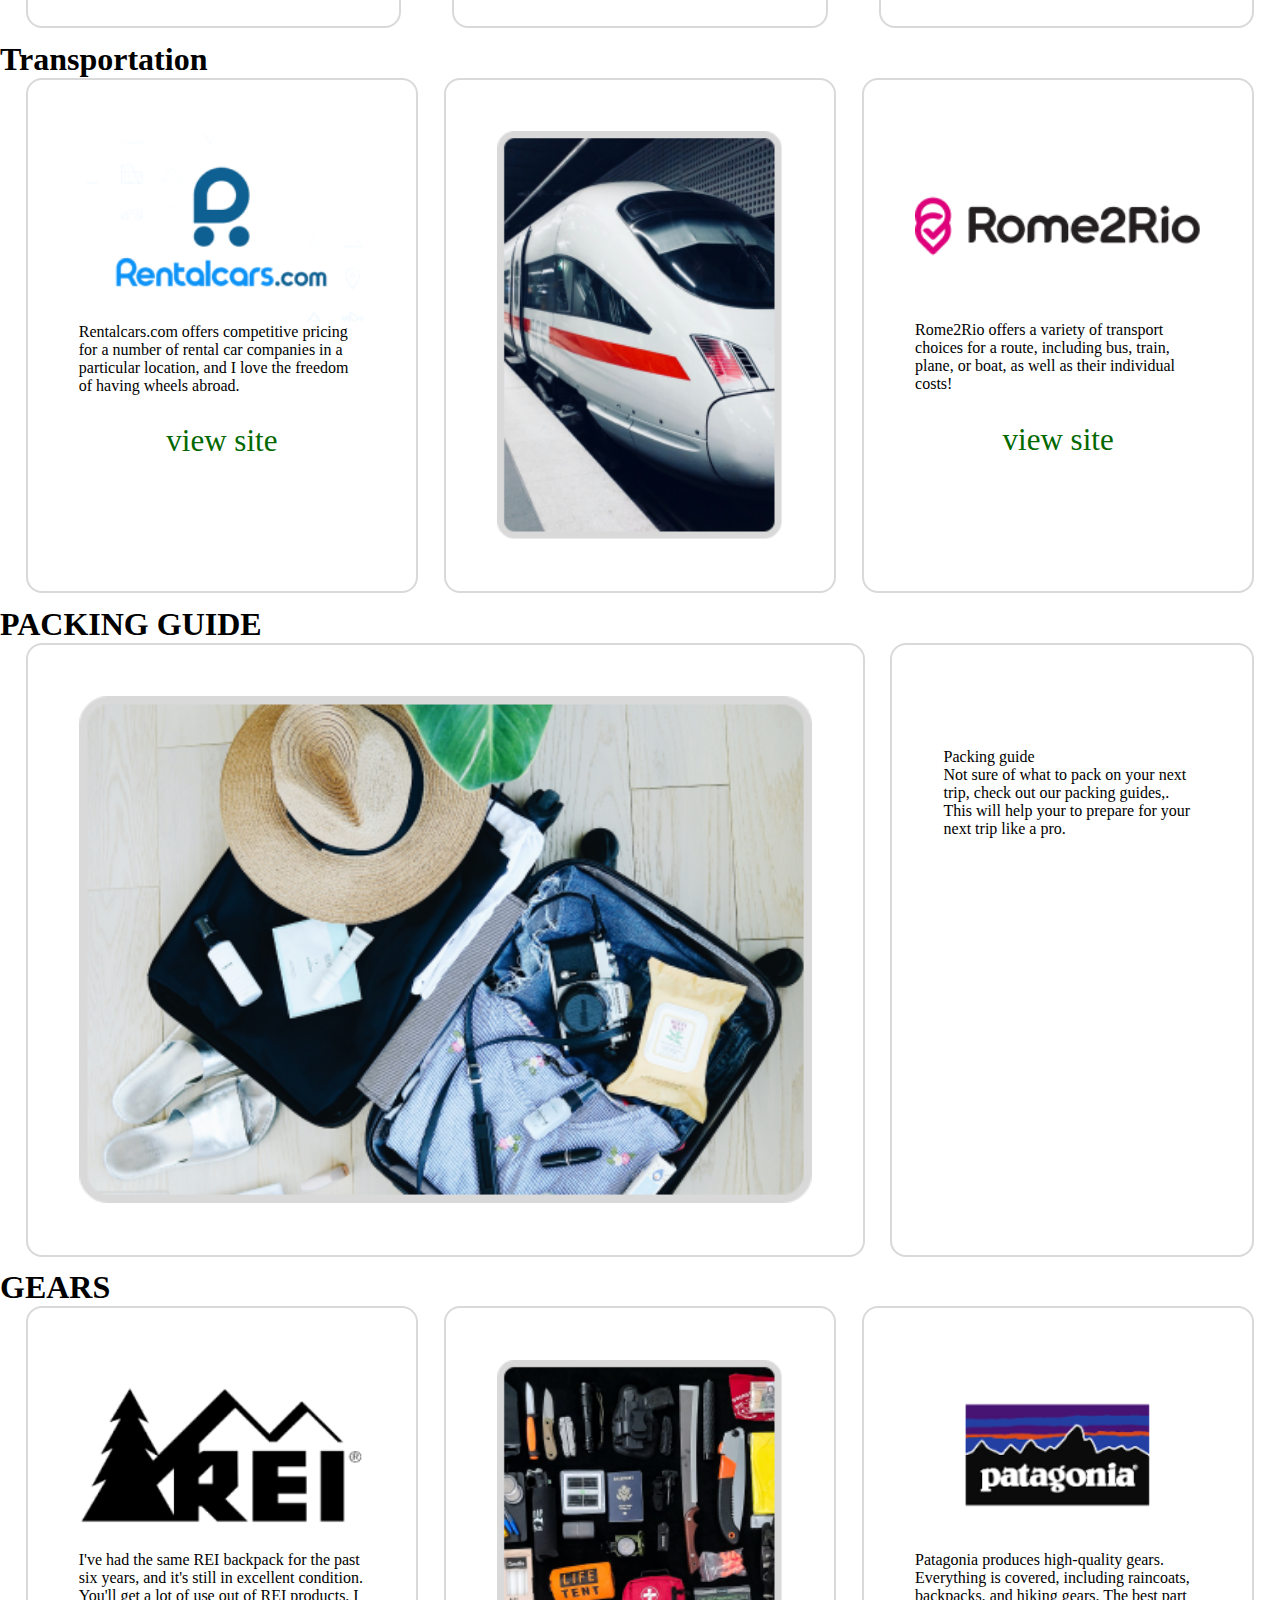
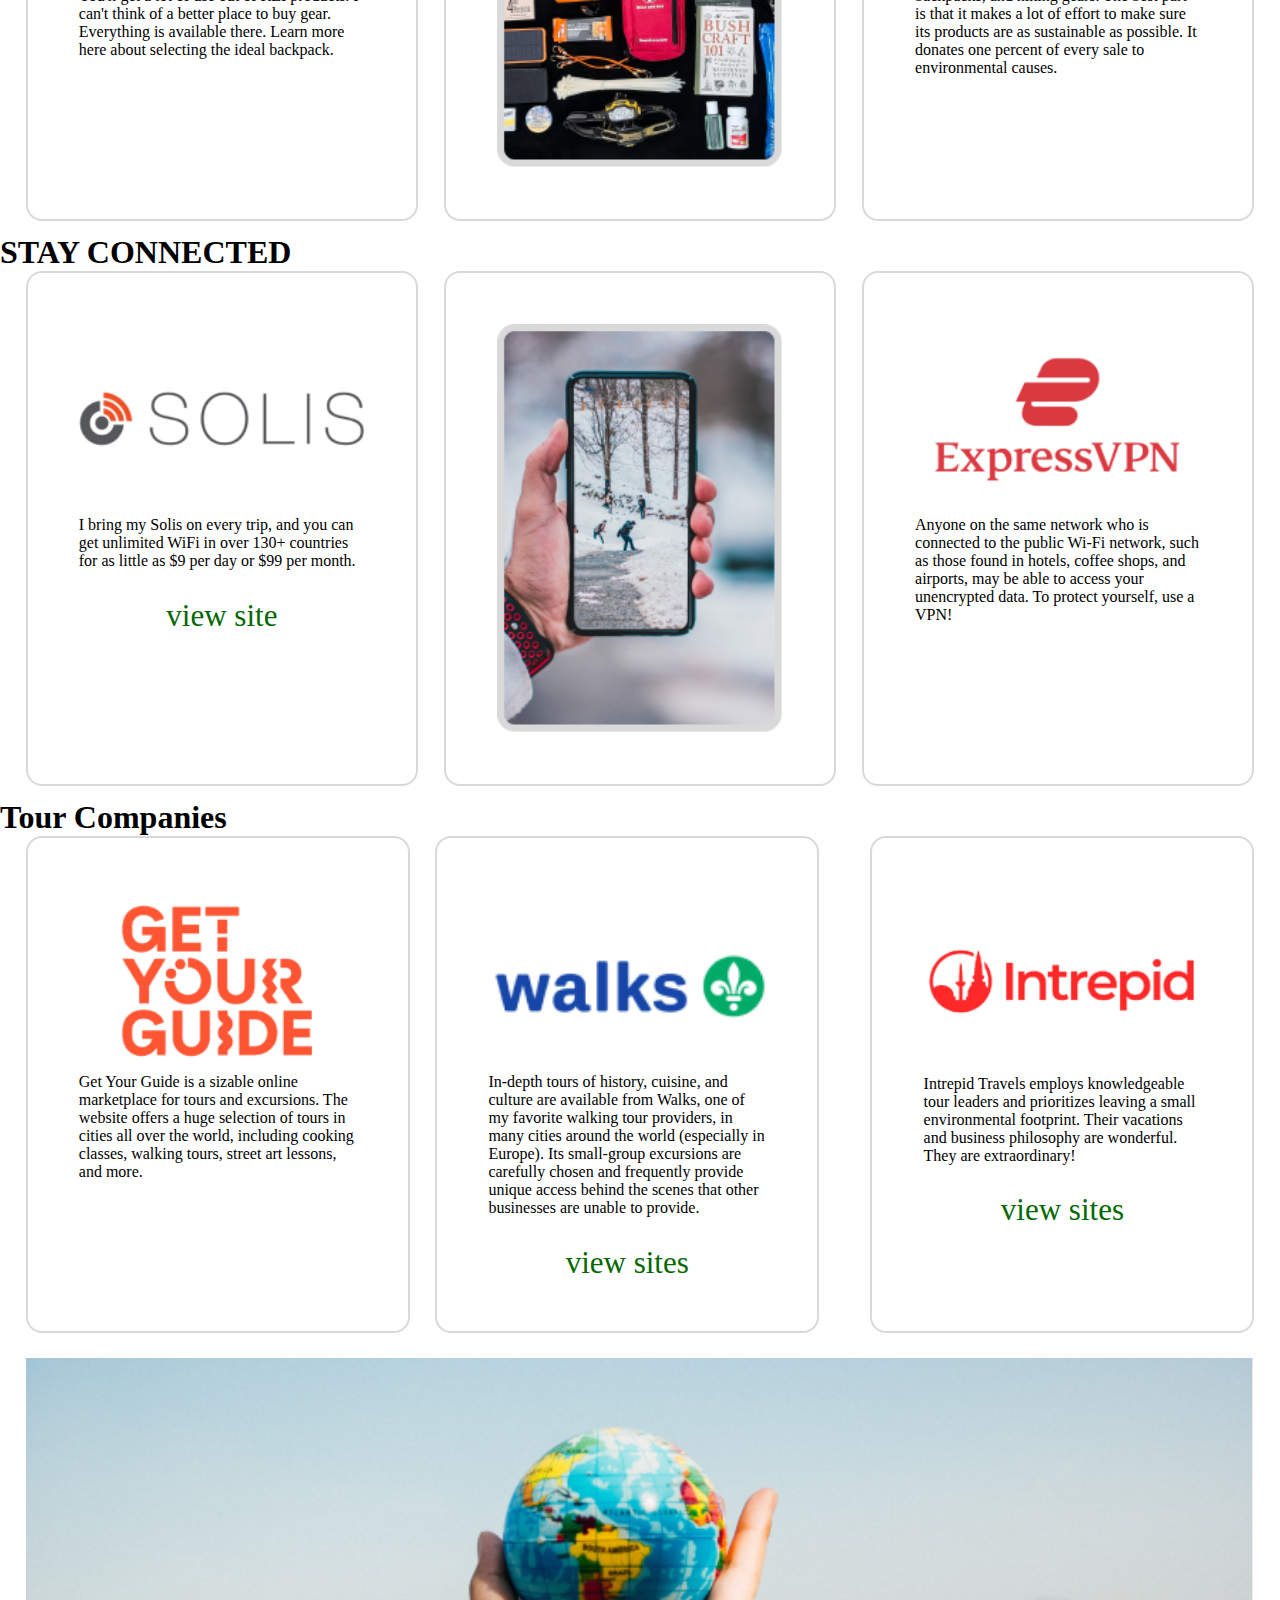
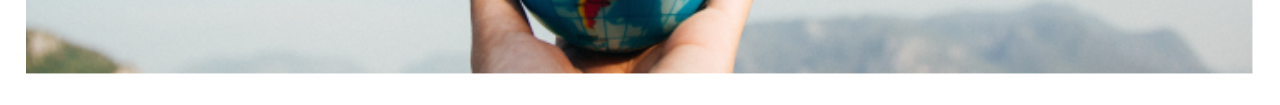
<file: travel resource.html>
<!DOCTYPE html>
<html lang="en">
  <head>
    <meta charset="UTF-8" />
    <meta http-equiv="X-UA-Compatible" content="IE=edge" />
    <meta name="viewport" content="width=device-width, initial-scale=1.0" />
    <link rel="shortcut icon" href="Logo 1.png" type="image/x-icon" />
    <title>Travel resources</title>
    <link rel="stylesheet" href="travel resources.css" />
  </head>

  <body>
    <div class="travelresouceimage">
      <img src="images/Travel resources.png" alt="Travel resources" />
    </div>
    <h1 class="traveltext">TRAVEL PLANNING</h1>
    <div class="travelplanning">
      <div class="travefy">
        <div class="travefyimg">
          <img src="images/travefy.png" alt="logo" />
        </div>
        <div class="travefytext">
          <p class="travefyparagrph">
            Planning a trip can be daunting. Here are some resources and tips to
            help you make the most of your time, money, and effort.
          </p>
          <a href="">VIEW SITE</a>
        </div>
      </div>
      <div class="travelguide">
        <div class="travelguidetext">
          <p class="headtravelguide">TRAVEL GUIDE</p>
          <p>
            All the detailed information and <br />
            inspiration you'll be needing: <br />
            Destination Guides per Country
          </p>
        </div>
      </div>
      <div class="lonelyplanet">
        <img src="images/lonely planet.png" alt="logo" />
        <p class="lonelyplanetparagraph">
          Lonely Planet is a great resource for travel recommendations. They
          have guidebooks for almost every destination in the world, and their
          website is full of helpful articles and travel tips.
        </p>
        <a href="">VIEW SITE</a>
      </div>
    </div>
    <h1 class="headflights">Flights</h1>
    <div class="flights">
      <div class="googleflights">
        <img src="images/google flights.png" alt="logo" />
        <p class="googleflightsparargraph">
          This is a great place to start your flight search. It's easy to use,
          and it has a lot of features that can help you find the best deals.
          For example, you can compare prices from different airlines, track
          prices over time, and see a map of the cheapest flights.
        </p>
        <a href="">VIEW SITE</a>
      </div>
      <div class="skyscanner">
        <img src="images/skyscanner.png" alt="logo" />
        <p class="skyscnnerparagraph">
          Skyscanner you can can use to search for flights by flexible dates.
          This can be really helpful if you're not sure exactly when you want to
          travel, or if you're willing to travel on different days to save
          money.
        </p>
        <a href="">VIEW SITE</a>
      </div>
      <div class="momondo">
        <img src="images/momondo.png" alt="logo" />
        <p class="momondoparagrapgh">
          With Momondo, you can search for flights that go to multiple cities,
          which can be helpful if you're planning a trip with multiple
          destinations. You can also search for flights that have stopovers,
          which can also help you save money on flights.
        </p>
        <a href="">VIEW SITE</a>
      </div>
    </div>
    <div class="flights2">
      <div class="cheapair">
        <img src="images/cheapair.png" alt="logo" />
        <p class="cheapairparagrapgh">
          Cheapair can be used to set up price alerts so that you're notified
          when the price of a flight or hotel drops. This is a great way to make
          sure you're getting the best possible deal.
        </p>
        <a href="">VIEW SITE</a>
      </div>
      <div class="flightspng">
        <img src="images/flights.png" alt="logo" />
      </div>
      <div class="katak">
        <img src="images/Katak.png" alt="logo" />
        <p class="katakparagrapgh">
          I've always loved using this website to find flights. With its
          calendar view, you can see which days are the most affordable for
          travel. It always seems to find the best prices. It searches the
          smaller booking sites that nobody else does, which is why I like it.
        </p>
        <a href="">VIEW SITE</a>
      </div>
    </div>
    <h1 class="headtarvelinsurance">Travel Insurance</h1>
    <div class="Travelinsurance">
      <div class="nomads">
        <img src="images/world nomads.png" alt="logo" />
        <p class="nomadsparagraph">
          A good travel insurance policy can provide coverage for issues like
          lost luggage, theft, pre-trip illnesses, urgent medical care, and
          dubious travel agencies. Never leave home without it! You can also
          check SafetyWing to compare price.
        </p>
        <a href="">VIEW SITE</a>
      </div>
      <div class="insurance">
        <img src="images/travel insurance.png" alt="" />
      </div>
    </div>
    <h1 class="headaccomodation">Accomodation</h1>
    <div class="ACCOMODTION">
      <div class="airbnb">
        <img src="images/airbnb.png" alt="logo" />
        <p class="bnbparagrapgh">
          This company can provide you with either a couch or a castle to crash
          in. On occasion, I even just browse the website to admire their
          international home furnishings.
        </p>
        <a href="">view site</a>
      </div>
      <div class="booking">
        <img src="images/Booking.com.png" alt="logo" />
        <p class="bookingparagraph">
          My preferred resource for finding hotels around the world is
          booking.com. They operate more than 2 million properties in more than
          220 nations, including boutique hotels, hostels, and opulent
          residences.
        </p>
        <a href="">view site</a>
      </div>
      <div class="hotelworlds">
        <img src="images/Hostelworlds.png" alt="logo" />
        <p class="hotelsworldsparagrapgh">
          HostelWorld offers a 100 percent booking guarantee and has millions of
          reviews on tens of thousands of hostels.
        </p>
        <a href="">view site</a>
      </div>
    </div>
    <h1>Transportation</h1>
    <div class="transportation">
      <div class="rentalcare">
        <img src="images/Rentalcars.com.png" alt="logo" />
        <p>
          Rentalcars.com offers competitive pricing for a number of rental car
          companies in a particular location, and I love the freedom of having
          wheels abroad.
        </p>
        <a href="">view site</a>
      </div>
      <div class="traveltrain">
        <img src="images/travel train.png" alt="img" />
      </div>
      <div class="rome2rio">
        <img src="images/Rome2rio.png" alt="logo" />
        <p>
          Rome2Rio offers a variety of transport choices for a route, including
          bus, train, plane, or boat, as well as their individual costs!
        </p>
        <a href="">view site</a>
      </div>
    </div>
    <h1>PACKING GUIDE</h1>
    <div class="packingguide">
      <div class="imgpackingguide">
        <img src="images/packing guide box.png" alt="img" />
      </div>
      <div class="packingguidewriteup">
        <div class="packingguidetext">
          <p>Packing guide</p>
          <p>
            Not sure of what to pack on your next trip, check out our packing
            guides,. This will help your to prepare for your next trip like a
            pro.
          </p>
        </div>
      </div>
    </div>
    <h1>GEARS</h1>
    <div class="Gears">
      <div class="rei">
        <img src="images/REI.png" alt="logo" />
        <p>
          I've had the same REI backpack for the past six years, and it's still
          in excellent condition. You'll get a lot of use out of REI products. I
          can't think of a better place to buy gear. Everything is available
          there. Learn more here about selecting the ideal backpack.
        </p>
      </div>
      <div class="imggears">
        <img src="images/gears.png" alt="img" />
      </div>
      <div class="patagonia">
        <img src="images/patagonia.png" alt="logo" />
        <p>
          Patagonia produces high-quality gears. Everything is covered,
          including raincoats, backpacks, and hiking gears. The best part is
          that it makes a lot of effort to make sure its products are as
          sustainable as possible. It donates one percent of every sale to
          environmental causes.
        </p>
      </div>
    </div>
    <h1>STAY CONNECTED</h1>
    <div class="STAYCONNECTED">
      <div class="solis">
        <img src="images/solis.png" alt="logo" />
        <p>
          I bring my Solis on every trip, and you can get unlimited WiFi in over
          130+ countries for as little as $9 per day or $99 per month.
        </p>
        <a href="">view site</a>
      </div>
      <div class="imgphone">
        <img src="images/phone.png" alt="img" />
      </div>
      <div class="expressvpn">
        <img src="images/Expressvpn.png" alt="logo" />
        <p>
          Anyone on the same network who is connected to the public Wi-Fi
          network, such as those found in hotels, coffee shops, and airports,
          may be able to access your unencrypted data. To protect yourself, use
          a VPN!
        </p>
      </div>
    </div>
    <h1>Tour Companies</h1>
    <div class="Tourcompanies">
      <div class="getyourguide">
        <img src="images/Get your guide.png" alt="logo" />
        <p>
          Get Your Guide is a sizable online marketplace for tours and
          excursions. The website offers a huge selection of tours in cities all
          over the world, including cooking classes, walking tours, street art
          lessons, and more.
        </p>
      </div>
      <div class="walks">
        <img src="images/Walks.png" alt="logo" />
        <p>
          In-depth tours of history, cuisine, and culture are available from
          Walks, one of my favorite walking tour providers, in many cities
          around the world (especially in Europe). Its small-group excursions
          are carefully chosen and frequently provide unique access behind the
          scenes that other businesses are unable to provide.
        </p>
        <a href="">view sites</a>
      </div>
      <div class="intrepid">
        <img src="images/Intrepid.png" alt="logo" />
        <p>
          Intrepid Travels employs knowledgeable tour leaders and prioritizes
          leaving a small environmental footprint. Their vacations and business
          philosophy are wonderful. They are extraordinary!
        </p>
        <a href="">view sites</a>
      </div>
    </div>
    <div class="worldimg"><img src="images/world.png" alt="" /></div>
  </body>
</html>
</file>
<file: index.css>
* {
    box-sizing: border-box;
}

body {
    background-color: #FFFFFF;
    font-family: Montserrat;
    /* width: 100%; */
    margin: auto;
    padding: auto;

}

button,
a {
    cursor: pointer;
    text-decoration: none;
}

/* HEADER */

header {
    display: flex;
    justify-content: space-between;
    padding: 20px;
    width: 100%;
    position: fixed;
    background-color: #FFFFFF;
    border-bottom: 1px solid #5c5b5b;
}

#search {
    width: 130px;
    border: 1px solid #026800E5;
    border-radius: 6px 0px 6px 0px;
    padding: 5px;
}

nav ::placeholder {
    font-family: Montserrat;
    font-size: 16px;
}

.icon {
    display: none;
}

.submit {
    background-color: #026800E5;
    border: none;
    height: 30px;
    width: 36px;
    margin: none;
    cursor: pointer;
    border-radius: 6px 0px 6px 0px;
    color: white;
}

.nav {
    display: flex;
    gap: 30px;
}

.hamburger{
    display: none;

}
nav {
    display: flex;
    gap: 30px;
}

.nav a {
    text-decoration: none;
    font-size: 17px;
    font-weight: 500;
    color: #2B2B2B;
    margin-top: 4px;

}

header img {
    width: 12%;
}

.icon {
    display: none;
}


/* FIRST SECTION  */

.firstsection {
    background-image: url('man.jpg');
    background-repeat: no-repeat;
    background-size: cover;
    width: auto;
    height: 878px;
    
    border: 1px;
}
.firstsection div{
    padding-top: 20%;
    padding-left: 10%;
}
.firstsection p {
    font-size: 31px;
    font-weight: 800;
    line-height: 50px;
    letter-spacing: 0em;
    text-align: left;
    color: #FFFFFF;
    width: 605px;
}

.firstsection button {
    width: 164px;
    height: 46px;
    top: 617px;
    left: 68px;
    padding: 10px 20px 10px 20px;
    border-radius: 9px 0px 9px 0px;
   border-bottom:#026800E5 ;
    gap: 10px;
    cursor: pointer;
    background-color: #026800E5 ;

    font-size: 18px;
    font-weight: 600;
    line-height: 26px;
    letter-spacing: 0em;
    text-align: left;
    color: white;
    text-decoration: none;
}

.firstsection button:hover {
    background-color:white ;
    color:  #014400;
}





/* SECOND SECTION */





.secondsection h2 {
    color: #2B2B2B;

    text-align: center;

}

.secondsectiondiv1 div {
    display: flex;
    padding: 10px;
    gap: 24px;
    align-items: center;
    justify-content: center;
    align-items: center;
}

.secondsectiondiv1 button {
    background-color: #FFFFFF;
    padding: 10px;
    border-radius: 9px 0px 9px 0px;
    border-bottom: 1px solid#014400;
    gap: 10px;
    color: #014400;
    text-align: center;
        font-size: 17px;
    font-weight: 400;
    line-height: 21px;
    letter-spacing: 0em;
}

.secondsectiondiv1 button:hover {
    background-color: #014400;
    color: white;
}





.secondsectiondiv2 {
    width: auto;
    height: 773px;
    gap: 15px;
    display: flex;
    margin-top: 2%;
    align-items: center;
    justify-content: center;
}

.secondsectiondiv4 {
    width: auto;
    height: 773px;
    gap: 15px;
    display: flex;
    margin-top: 2%;
    align-items: center;
    justify-content: center;
    /* display: none; */
}

.secondsectiondiv5 {
    width: auto;
    height: 773px;
    gap: 15px;
    display: flex;
    margin-top: 2%;
    align-items: center;
    justify-content: center;
    /* display: none; */
}

.secondsectiondiv6 {
    width: auto;
    height: 773px;
    gap: 15px;
    display: flex;
    margin-top: 2%;
    align-items: center;
    justify-content: center;
    /* display: none; */
}

.div1 {
    width: 415px;
    height: 773px;
    padding: 0px 0px 20px 0px;
    border-radius: 10px 10px 0px 0px;

}

.div1 img {
    width: 400px;
    height: 450px;
    border-top-left-radius: 10px;
    border-top-right-radius: 10px;
}



.div1 h3 {
    font-size: 21px;
    font-weight: 600;
    line-height: 26px;
    letter-spacing: 0em;
    text-align: center;
    color: #2B2B2B;

}

.div1 p {
    font-size: 17px;
    font-weight: 500;
    line-height: 21px;
    letter-spacing: 0em;
    text-align: left;
    color: #2B2B2B;
    width: 380px;
    margin: 15px;

}

.div1 button {
    background-color: #FFFFFF;
    padding: 10px;
    border-radius: 9px 0px 9px 0px;
    border-bottom: 1px solid#014400;
    gap: 10px;
    color: #014400;
    text-align: center;
    margin-left: 30%;

    font-size: 17px;
    font-weight: 400;
    line-height: 21px;
    letter-spacing: 0em;

}

.div1 button:hover {
    background-color: #014400;
    color: white;
}




.secondsectiondiv3 {
    margin-bottom: 3%;

}

.post {
    display: flex;
    align-items: center;
    justify-content: center;
}

.post h2 {
    text-align: center;
    color: #2B2B2B;

}

.post hr {
    width: 510px;
    height: 0%;
    border: 1px solid #2B2B2B;

}

.stay {

    display: flex;
    justify-content: center;
    align-items: center;
}

.stay p {
    font-size: 17px;
    font-weight: 500;
    line-height: 21px;
    letter-spacing: 0em;
    text-align: center;
    color: #2B2B2B;
    width: 672px;
}

.lastdiv {
    width: 380px;
    height: 323px;
    top: 2279px;
    left: 69px;
    border-radius: 15px;
    background-color: #D4D4D4;
cursor: pointer;
}

.last {
    display: flex;
    align-items: center;
    justify-content: center;
    gap: 25px;
}

.lastdiv img {
    width: 380px;
    height: 250px;
    border-top-left-radius: 10px;
    border-top-right-radius: 10px;
}

.lastdiv p {
    font-size: 21px;
    font-weight: 600;
    line-height: 26px;
    letter-spacing: 0em;
    text-align: center;
    color: #2B2B2B;
}



/* THIRD SECTION */

.thirdsection {
    background-image: url('watch.png');
    background-size: cover;
    background-repeat: no-repeat;
    height: 500px;
    margin-bottom: 3%;
}

form ::placeholder {
    font-size: 15px;
    font-weight: 500;
    line-height: 23px;
    letter-spacing: 0em;
    text-align: left;
    color: #2B2B2B80;
}

.third {
    width: 410px;
    margin-top: 20px;
    float: right;

}

.third p {
    font-size: 21px;
    font-weight: 600;
    line-height: 26px;
    letter-spacing: 0em;
    text-align: center;
    color: #FFFFFF;

}

.third input {
    width: 240px;
    padding: 10px;
    border-radius: 6px;
    border: none;
    margin-bottom: 10px;
}

.third textarea {
    padding: 10px;
    border-radius: 6px;
    border: none;
}

.text {
    height: 46px;
    padding: 10px 20px 10px 20px;
    border-radius: 9px 0px 9px 0px;
   border-bottom:#026800E5 ;
    gap: 10px;
    cursor: pointer;

    background-color: #026800E5 ;
    font-size: 18px;
    font-weight: 600;
    line-height: 26px;
    letter-spacing: 0em;
    text-align: center;
    color: white;
    text-decoration: none;
}

.text:hover {
    background-color:white ;
    color:  #014400;
}

/* FOOTER */

footer {
    background-color: #D9D9D9;
    display: flex;
    width: auto;
    height: auto;
    /* top: 1634px; */

}

#png {
    width: 70%;
    align-items: center;
    margin: 10%;
}

.footerdiv1 {
    /* padding: 1%; */

}

.png {
    display: flex;
    gap: 16px;

}

.png img {
    width: 40px;
    height: 40px;

}


.footerdiv2 {

    padding-right: 5%;

}

.footerdiv3 {
    margin-left: 7%;
}

.graduate {
    font-family: Graduate;
    font-size: 22px;
    font-weight: 400;
    line-height: 35px;
    letter-spacing: 0em;
    text-align: center;

}

.links {
    font-size: 13px;
    font-weight: 500;
    line-height: 23px;
    letter-spacing: 0em;
    text-align: center;

}

form {
    display: flex;
    align-items: center;
    justify-content: center;
    flex-direction: column;
    padding-bottom: 5%;
}

.email {
    width: 240px;
    padding: 10px;
    border-radius: 9px 0px 9px 0px;
    margin-bottom: 7px;

}

.email1 {
    width: 240px;
    padding: 10px;
    border-radius: 9px 0px 9px 0px;
    border-bottom: 1px solid #f4faf4;
    background-color: #014400;
        color: #014400;
        color: white;
     
}

.email1:hover {
    background-color: #FFFFFF;
    color: #014400;
    border: 1px solid #044903;
}








/* MEDIA QUERRY */



/* desktop 1257 */
 @media screen and (max-width:1275px) {
  .secondsection{
 padding-left: 5%;
  }
    .firstsection{
        width: 105%;
    }
.thirdsection{
    width: 105%;
}

footer{
    width: 105%;
}

} 




/* desktop 1219 */

@media screen and (max-width:1219px) {
           .firstsection{
               width: 110%;
           }
       .thirdsection{
           width: 110%;
       }
       
       footer{
           width: 110%;
       }
       
}


/* Max-width 717px */
@media screen and (min-width:717px) and (max-width:1099px) {
    body{
        width: 1099px;
    }

}



/* Max-width 717px */
@media screen and (min-width:563px) and (max-width:717px) {
    body{
        width: 717px;
    }
    header{
        width: 717px;
    }
    main{
        width: 717px;
    }
    header img {
        width: 20%;
        margin-right: 5%;
    }

    .nav {
        display: none;
        flex-direction: column;

    }   

    .icon {
        display: block;
    }
    nav a {
        text-decoration: none;
        color: black;
        font-size: x-large;
    }


    /* hamburger menu */
nav{
    position: relative;
    z-index: 1;
  
    
}
    
.hamburger{
    position: fixed;
    background-color: white;
    
    height: 100%;  
    left: 290px;
    width: 60%;
top: 89px;
border-left:1px solid black ;
border-bottom:1px solid black ;

}

  
.hamburger ul {
    list-style-type: none;



}

.hamburger hr{
width: 75%;
}
.hamburger ul li {
    padding: 30px;
    text-align: center;
}
.hamburger li a{
    /* padding-left: 40%; */

}


.hamburger ul li a {
    text-decoration: none;
    color: black;
    cursor: pointer;
  text-align: center;
    font-weight: 600;
/* top: 100px; */
font-size: 20px;

}

.visible {
    display: block;
    padding: 10px;


}
  

    footer form {
        margin-top: 5%;
      
    }
.div1{
    padding-left: 3%;
}

    .last {
        flex-direction: column;

    }
footer{
    /* width: 110%; */
    width: 717px;
}

.footerdiv3{
    padding-right: 5%;
   
}
.footerdiv2{
    padding-left: 5%;

}
.footerdiv1{
padding-top: 5%;
}
.none2, .none3{
    display: none;
}

    



    #last3{
        display: none;
            }

    #last2{
display: none;
    }
    .post hr{
        width: 30%;
    }

    .third{
        padding-right: 35%;
/* margin-bottom: 20%; */
    }
.thirdsection{
    /* height: 30rem; */
    width: 717px;

}

.secondsectiondiv2{
    flex-direction: column;
    height: 50%;
}

.secondsectiondiv5{
    flex-direction: column;
    height: 50%;
}
.secondsectiondiv6{
    flex-direction: column;
    height: 50%;
}
.secondsectiondiv4{
flex-direction: column;
height: 50%;
}
    

    .firstsection{
        height: 35rem;
        /* width: 110%; */
        
              width: 717px;
    }

}



/* screen 610
@media screen and (min-width:563px) and (max-width:610px) {
    header{
        width: 117%;
    }


    .firstsection{
        height: 35rem;
        width: 117%;
    }

    .thirdsection{
        width: 117%;
    }

    footer{
        width: 117%;
    }
}*/

/* mobile 563 */
@media screen  and (max-width:563px) {


    body{
        width: 563px;
    }
    /* HEADER */
    header {
        width: 563px;
    }

    header img {
        width: 25%;
    }

    .nav {
        display: none;
        flex-direction: column;
    }


    .submit {
        display: none;
    }

    #search {
        display: none;
    }

    nav .icon {
        display: block;

    }

    nav a {
        text-decoration: none;
        color: black;
        font-size: x-large;
    }

   /* HAMBURGER    */
.hamburger{
    position: fixed;
    background-color: white;
    width: 67%;
    height: 100%; 
    left: 190px;
top: 86px;
border-left:1px solid black ;
border-bottom:1px solid black ;

}

  
.hamburger ul {
    list-style-type: none;



}

.hamburger hr{
width: 75%;
}

.hamburger ul li {
    padding: 30px;
    text-align: center;
}

.hamburger li a{
    /* padding-left: 40%; */

}


.hamburger ul li a {
    text-decoration: none;
    color: black;
    cursor: pointer;
  text-align: center;
    font-weight: 600;
/* top: 100px; */
font-size: 20px;

}

.visible {
    display: block;
    padding: 10px;


}
  

    /* MAIN */

.third{
    padding-right: 100%;
}

    main {
        width: 563px;
    }

    .firstsection {
        width: 563px;
        height: 30rem;

    }

    .firstsection div {
        text-align: center;
        padding-top: 30%;
    }

    .firstsection p {
        text-align: center;
        font-size: 25px;
        line-height: normal;
        width: 100%;
        /* display: none; */
    }


    .secondsection{
        padding-left: 10%;
        margin-bottom: 7%;
    }

    .secondsectiondiv1 h2 {
        font-size: 18px;
    }


    .none2,
    .none3 {
        display: none;
    }


     
.secondsectiondiv2{
    flex-direction: column;
    height: 50%;
}

.secondsectiondiv5{
    flex-direction: column;
    height: 50%;
}
.secondsectiondiv6{
    flex-direction: column;
    height: 50%;
}
.secondsectiondiv4{
flex-direction: column;
height: 50%;
}
    .last {
        flex-direction: column;

    }
    #last3{
        display: none;
            }

    #last2{
display: none;
    }
 
.thirdsection{
    width: 563px;
}
    .third {
        text-align: center;
        padding-right: 15%;
        width: auto;
    }


    .post hr {
        width: 25%;
    }

    /* FOOTER */
    footer {
        flex-direction: column;
        width: 110%;
    }

    hr {
        flex-direction: row;
        width: 100%;
    }
 
    #png {
        width: 40%;
    }

    .png img {
        width: 40px;
        height: 40px;

    }
footer{
    width: 563px;
}
    .footerdiv1 {
        padding-left: 35%;

    }

    .footerdiv2 {
        padding-left: 15%;
    }
}



/* MOBILE 417 */

@media screen and (max-width:417px) {

    header{
        /* width: 417px; */
    }

main{
    width: 417px;
}
 
.secondsection{
    margin-left: 25%;
    margin-bottom: 10%;
}
    .secondsectiondiv2{
        flex-direction: column;
        height: 50%;
    }
    
    .secondsectiondiv5{
        flex-direction: column;
        height: 50%;
    }
    .secondsectiondiv6{
        flex-direction: column;
        height: 50%;
    }
    .secondsectiondiv4{
    flex-direction: column;
    height: 50%;
    }
}





/* MOBILE 385PX */

@media screen and (max-width:385px) {

    main{
        width:385px;
    }
 

 .secondsection{
   margin-left: 30%; 
} 



}

/* MOBILE 301PX */
/* 
@media screen and (max-width:301px) {
    main{
        width: 301px;
 
    }
.firstsection{
    width: 130%;
}
.thirdsection{
    width:130%;
}

footer{
    width: 130%;
}
.secondsection{
    /* padding-left: 20%; 
}
 
.secondsectiondiv2{
    flex-direction: column;
    height: 50%;
}

.secondsectiondiv5{
    flex-direction: column;
    height: 50%;
}
.secondsectiondiv6{
    flex-direction: column;
    height: 50%;
}
.secondsectiondiv4{
flex-direction: column;
height: 50%;
}
} */

/* mobile s 320px */



/* mobile s 300px */
</file>
<file: about.css>
* {
    box-sizing: border-box;
}

body {

    font-family: Montserrat;
    width: auto;
    margin: auto;
    padding: auto;
    background-color: #0F0F0F;
    background-position: top center;
    background-image: url('https://josephkalu.com/wp-content/uploads/2022/05/Group-18.png');
}

button,
a {
    cursor: pointer;
    text-decoration: none;
}

/* HEADER */

header {
    display: flex;
    justify-content: space-between;
    padding: 20px;
    width: 100%;
    position: fixed;
    background-color: #FFFFFF;
/* border-bottom: 1px solid black; */
}

#search {
    width: 130px;
    border: 1px solid #026800E5;
    border-radius: 6px 0px 6px 0px;
    padding: 5px;
}

nav ::placeholder {
    font-family: Montserrat;
    font-size: 16px;
}

.submit {
    background-color: #026800E5;
    border: none;
    height: 30px;
    width: 36px;
    margin: none;
    cursor: pointer;
    border-radius: 6px 0px 6px 0px;
    color: white;
}

.hamburger {
    display: none;

}

.nav {
    display: flex;
    gap: 30px;
}

nav {
    display: flex;
    gap: 30px;
}

.nav a {
    text-decoration: none;
    font-size: 17px;
    font-weight: 500;
    color: #2B2B2B;
    margin-top: 4px;

}

.icon {
    display: none;

}

header img {
    width: 12%;
}



/* MAIN */

main {
    background-image: url('Polygon\ 2.png');
    background-repeat: no-repeat;
    background-size: cover;
    display: flex;
    padding: 10%;
    color: white;
    gap: 40px;

}

main img {
    width: 50%;
    height: 50%;
    border-radius: 10px;

}

h2 {
    font-family: 'graduate';
    text-align: center;
}

p {
    text-align: center;
    /* margin-bottom: 10px; */
    line-height: 30px;
    letter-spacing: 1px;


}

.div {
    height: 10%;
    padding: 20px;
    border: 2px solid white;
    border-radius: 10px;
    margin-top: 5%;
}









/* FOOTER */

footer {
    background-color: #D9D9D9;
    display: flex;
    width: auto;
    height: auto;
    /* top: 1634px; */

}

#png {
    width: 70%;
    align-items: center;
    margin: 10%;
}

.footerdiv1 {
    padding: 1%;

}

.png {
    display: flex;
    gap: 16px;

}

.png img {
    width: 40px;
    height: 40px;

}


.footerdiv2 {
    padding: 1%;
    padding-right: 4%;

}

.footerdiv3 {
    margin-left: 7%;
}

.graduate {
    font-family: Graduate;
    font-size: 22px;
    font-weight: 400;
    line-height: 35px;
    letter-spacing: 0em;
    text-align: center;

}

.links {
    font-size: 13px;
    font-weight: 500;
    line-height: 23px;
    letter-spacing: 0em;
    text-align: center;

}

form {
    display: flex;
    align-items: center;
    justify-content: center;
    flex-direction: column;
}

.email {
    width: 240px;
    padding: 10px;
    border-radius: 9px 0px 9px 0px;
    margin-bottom: 7px;

}

.email::placeholder {
    /* font-weight: 600; */
    font-family: montserrat;
    font-size: 14px;
}

.email1 {
    width: 240px;
    padding: 10px;
    border-radius: 9px 0px 9px 0px;
    border-bottom: 1px solid #f4faf4;
    background-color: #014400;
    color: #014400;
    color: white;
    font-weight: 600;
}

.email1:hover {
    background-color: #FFFFFF;
    color: #014400;
    border: 1px solid #044903;
}




/* MEDIA QUERRY */

/* max-width 930px */

@media screen and (min-width:825px) and (max-width:930px) {
    body, header, main, footer{
        width:930px;
       }
   
    header img {
        width: 20%;
    }


    main {
        flex-direction: column;

    }



    main img {
        margin-left: 10%;
        margin-top: 5%;
        width: 70%;
        height: 50%;
    }

    .div {
        color: white;
    }

    footer form {
        margin-top: 5%;
    }
}

/* Max-width 825px */

@media screen and (max-width:825px) {
   body, header, main, footer{
    width:825px;
   }
   
    header img {
        width: 20%;
        margin-right: 5%;
    }


    main {
        flex-direction: column;
        color: white;

    }


    main img {
        width: 80%;
        margin-top: 5%;
        margin-left: 10%;
    }

    .nav {
        display: none;
        flex-direction: column;
    }

    .icon {
        display: block;
    }

    nav a {
        text-decoration: none;
        color: black;
        font-size: x-large;
    }

    footer form {
        margin-top: 5%;
    }


    /* hamburger menu */
    nav {
        position: relative;
        z-index: 1;


    }

    .hamburger {
        position: fixed;
        background-color: white;

        height: 100%;
        left: 310px;
        width: 63%;
        top: 92px;
        /* border-left: 1px solid black;
        border-bottom: 1px solid black; */

    }


    .hamburger ul {
        list-style-type: none;



    }

    .hamburger hr {
        width: 75%;
    }

    .hamburger ul li {
        padding: 30px;
        text-align: center;
    }

    .hamburger li a {
        /* padding-left: 40%; */

    }


    .hamburger ul li a {
        text-decoration: none;
        color: black;
        cursor: pointer;
        text-align: center;
        font-weight: 600;
        /* top: 100px; */
        font-size: 20px;

    }

    .visible {
        display: block;
        padding: 10px;


    }
}

/* HAMBURGER ADJUSTMENT 773 */
@media screen and (max-width:773px) {
   body,header, main, footer{
    width: 772px;
   }
    
    .hamburger{
        left: 300px;
        width: 63%;
        top: 87px;
    }
    

}

/* Max-width 717px */

@media screen and (min-width:563px) and (max-width:717px) {
    body, header,main, footer{
        width: 717px;
       }
  
    /* HEADER */

    header img {
        width: 20%;
        margin-right: 5%;
    }

    .nav {
        display: none;
        flex-direction: column;
    }

    .icon {
        display: block;
    }

    nav a {
        text-decoration: none;
        color: black;
        font-size: x-large;
    }

    footer form {
        margin-top: 5%;

    }

    main {
        padding-top: 15%;
        /* width: 107%; */
        flex-direction: column;
    }

    .hamburger{
        left: 300px;
        width: 63%;
        top: 87px;
    }
}


/* Menu 703 */
@media screen and (wmax-width:703px){
    .hamburger{
        left: 255px;
        width: 70%;
        top: 87px;
    }

    body,header, main, footer{
        width: 703px;
       }
}


/* HAMBURGER ADJUSTMENT 697 */
@media screen and (max-width:697px) {
    .hamburger{
        left: 260px;
        width: 67%;
        top: 85px;
    }
    
    footer{
width: 697px;
    }
    body{
        width: 697px; 
    }
    header{
        width: 697px;
    }
    main{
        width: 697px;
}}



@media screen and (max-width:673px) {
    .hamburger{
        left: 200px;
        width: 70%;
        top: 80px;
    }
    body, header,main, footer{
        width: 673px;
       }
}

/* HAMBURGER ADJUSTMENT 577 */
@media screen and (max-width:577px) {
    .hamburger{
        left: 200px;
        width: 65%;
        top: 75px;
    }
    body{
        width: 577px;
       }
       
}
/* screen 563px */

@media screen and (max-width:563px) {

    /* HEADER */

body, header, main, footer{
    width:563px ;
}



/* header */
    header img {
        width: 35%;
    }

    .nav {
        display: none;
        flex-direction: column;
    }


    .submit {
        display: none;
    }

    #search {
        display: none;
    }

    nav .icon {
        display: block;
    }

    nav a {
        text-decoration: none;
        color: black;
        font-size: x-large;
    }

    .visible {
        display: block;
        padding: 10px;
    }

    /* MAIN  */
    main {
       
        flex-direction: column;
    }


    main img {
        width: 80%;
        height: 441px;
        margin-top: 17%;
        margin-left: 10%;
    }

     .div {
        color: white;
    }

    /* FOOTER */
    footer {
        flex-direction: column;
        
    }

    hr {
        flex-direction: row;
        width: 100%;
    }

    #png {
        width: 40%;
    }

    .png img {
        width: 40px;
        height: 40px;

    }

    .footerdiv1 {
        padding-left: 30%;

    }
}

/* mobile s 320px */

@media screen and (max-width:360px) {

    body, header{
        width: 360px;
    }
    main {
        width: 360px;
        /* padding: 20%; */
    }

    main img {
        height: 30%;
        margin-top: 35%;
    }

    footer {
        width: 360px;
    }

    .hamburger{
        left: 100px;
        width: 73%;
        top: 75px;
    }
}


/* mobile s 300px */

@media screen and (max-width:300px) {

    body{
        width:300px;
    }
    main {
        width: 300px;
        /* padding: 20%; */
    }

    main img {

        margin-top: 45%;
    }

    footer {
        width: 300px;
    }
}

/* mobile s 240px */

@media screen and (max-width:240px) {

    body, header, main{
       width: 240px;
    }
   

    main img {

        margin-top: 55%;
    }

    footer {
        width: 240px;
    }
}
</file>
<file: destination-subpage.css>
* {
    box-sizing: border-box;
}

body {
  
    font-family: Montserrat;
    width: auto;
    margin: auto;
    padding: auto;
    background-color:#0F0F0F;
    background-position: top center;
   background-image: url('https://josephkalu.com/wp-content/uploads/2022/05/Group-18.png');
}
main{
    color: #FFFFFF;
}
button,
a {
    cursor: pointer;
    text-decoration: none;
}


/* HEADER */

header {
    display: flex;
    justify-content: space-between;
    padding: 20px;
    width: 100%;
    position: fixed;
    background-color: #FFFFFF;
    border-bottom: 1px solid #5c5b5b;
}

#search {
    width: 130px;
    border-: 1px solid #026800E5;
    border-radius: 6px 0px 6px 0px;
    padding: 5px;
}

nav ::placeholder {
    font-family: Montserrat;
    font-size: 16px;
}

.icon{
    display: none;
}
.submit {
    background-color: #026800E5;
    border: none;
    height: 30px;
    width: 36px;
    margin: none;
    cursor: pointer;
    border-radius: 6px 0px 6px 0px;
    color: white;
}

.nav {
    display: flex;
    gap: 30px;
}

nav {
    display: flex;
    gap: 30px;
}

.nav a {
    text-decoration: none;
    font-size: 17px;
    font-weight: 500;
    color: #2B2B2B;
    margin-top: 4px;

}

header img {
    width: 12%;
}









/* MAIN/ */

main{
    padding: 0% 3% 0% 3%;
}
.div{
height: 10rem;
}


.firstdiv p{
    font-family: Montserrat;
    font-size: 19px;
    font-weight: 600;
    line-height: 23px;
    letter-spacing: 0em;
    text-align: center;
    margin: 0% 7% 0% 7%;
    /* padding: 0% 15 0px 15px; */
    }
    
    .firstdiv{
    height: 10rem;
    
    }
    
       
/* SECOND DIV */

.seconddiv {
    width: 1,301px;
    display: flex;
    align-items: center;
    justify-content: center;
height: 618px;
top: 471px;
margin-top: 5%;
gap: 24px;
border: 2px solid white;
border-radius: 10px;
padding: 20px;
}

.seconddiv img{
    width: 501px;
height: 580px;
border-radius: 10px;

}

.seconddiv div{
    width: 776px;
height: 554px;
gap: 24px;

}

.seconddiv p{
font-family: Montserrat;
line-height: 21px;
letter-spacing: 0em;
text-align: left;


}

.seconddiv h3{
font-family: Montserrat;
font-size: 21px;
font-weight: 600;
line-height: 26px;
letter-spacing: 0em;
text-align: center;

}

 
/* THIRD DIV */

.thirddiv{
    width: 1,301px;
    display: flex;
    align-items: center;
    justify-content: center;
height: 618px;
top: 471px;
margin-top: 5%;
gap: 24px;


border: 2px solid white;
border-radius: 10px;

}

.thirddiv img{
    width: 501px;
height: 580px;
border-radius: 10px;

}

.thirddiv div{
    width: 776px;
height: 554px;
gap: 24px;

}

.thirddiv p{
font-family: Montserrat;
line-height: 21px;
letter-spacing: 0em;
text-align: left;


}

.thirddiv h3{
font-family: Montserrat;
font-size: 21px;
font-weight: 600;
line-height: 26px;
letter-spacing: 0em;
text-align: center;

}

   
/* FOURTH DIV */

.fourthdiv{
    width: 1,301px;
    display: flex;
    align-items: center;
    justify-content: center;
height: 618px;
top: 471px;
margin-top: 5%;
gap: 24px;
margin-bottom: 10%;

border: 2px solid white;
border-radius: 10px;
padding: 20px;
}

.fourthdiv img{
    width: 501px;
height: 580px;
border-radius: 10px;

}

.fourthdiv div{
    width: 776px;
height: 554px;
gap: 24px;

}

.fourthdiv p{
font-family: Montserrat;
line-height: 21px;
letter-spacing: 0em;
text-align: left;


}

.fourthdiv h3{
font-family: Montserrat;
font-size: 21px;
font-weight: 600;
line-height: 26px;
letter-spacing: 0em;
text-align: center;

}


/* FOOTER */

footer {
    background-color: #D9D9D9;
    display: flex;
    width: auto;
    height: auto;
    /* top: 1634px; */

}

#png {
    width: 70%;
    align-items: center;
    margin: 10%;
}

.footerdiv1 {
    padding: 1%;

}

.png {
    display: flex;
    gap: 16px;

}

.png img {
    width: 40px;
    height: 40px;

}


.footerdiv2 {
    padding: 1%;
    padding-right: 4%;

}

.footerdiv3 {
    margin-left: 7%;
}

.graduate {
    font-family: Graduate;
    font-size: 22px;
    font-weight: 400;
    line-height: 35px;
    letter-spacing: 0em;
    text-align: center;

}

.links {
    font-size: 13px;
    font-weight: 500;
    line-height: 23px;
    letter-spacing: 0em;
    text-align: center;

}

form {
    display: flex;
    align-items: center;
    justify-content: center;
    flex-direction: column;
}

.email {
    width: 240px;
    padding: 10px;
    border-radius: 9px 0px 9px 0px;
    margin-bottom: 7px;

}
.email::placeholder{
    /* font-weight: 600; */
    font-family: montserrat;
    font-size: 14px;
}

.email1 {
    width: 240px;
    padding: 10px;
    border-radius: 9px 0px 9px 0px;
    border-bottom: 1px solid #f4faf4;
    background-color: #014400;
        color: #014400;
        color: white;
     font-weight: 600;
}

.email1:hover {
    background-color: #FFFFFF;
    color: #014400;
    border: 1px solid #044903;
}



.friends{
    display: none;
}

.subpage1{
    display: none;
    }
/* MEDIA QUERRY */

@media screen and (max-width:717px) {
    body{
        width: 100%;
    }

    header img {
        width: 20%;
        margin-right: 5%;
    }

    .nav {
        display: none;
        flex-direction: column;
    }   

    .icon {
        display: block;
    }
    nav a {
        text-decoration: none;
        color: black;
        font-size: x-large;
    }


    /* hamburger menu */
header{
    position: relative;
    z-index: 1;
}
    
.hamburger{
    position: absolute;
    background-color: white;

    /* width: 1300%; */
    height: 30rem;
    left: 300px;
}

.hamburger ul {
    list-style-type: none;
    padding: 0;
    margin: 0;

}

.hamburger ul li {
    padding: 10px;
}



.hamburger ul li a {
    text-decoration: none;
    color: black;
    cursor: pointer;
  text-align: center;
    font-style: normal;
    font-weight: 600;
top: 100px;

}

.visible {
    display: block;
    padding: 10px;
    align-items: center;
    text-align: center;
}
  
 /* FOOTER */
 footer {
    flex-direction: column;
}

hr {
    flex-direction: row;
    width: 100%;
}

#png {
    width: 40%;
}

.png img {
    width: 40px;
    height: 40px;

}

.footerdiv1 {
    padding-left: 40%;

}

.footerdiv2 {
    padding-left: 15%;
}

/* MAIN */

.firstdiv{
    flex-direction: column;
margin-bottom: 50%;

}
.seconddiv{
    flex-direction: column;
    margin-bottom: 85%;
}
.seconddiv div{
    width: 96%;
}


.thirddiv{
    flex-direction: column;
    margin-bottom: 80%;
}
.thirddiv div{
    width: 90%;
}


.fourthdiv{
    flex-direction: column;
    margin-bottom:40%;
}
.fourthdiv div{
    width: 90%;
}
.friends{
    display: block;
}
.friends1{
    display: none;
}

.subpage{
display: none;
}
.subpage1{
display: block;
}


}

/* screen 651 */
@media screen and (max-width:651px) {

    
/* MAIN */

.firstdiv{
    flex-direction: column;
margin-bottom: 60%;

}
.seconddiv{
    flex-direction: column;
    margin-bottom: 95%;
}
.seconddiv div{
    width: 80%;
   
}
.seconddiv p{
    margin-bottom: 10%; 
}

.thirddiv{
    flex-direction: column;
    margin-bottom: 90%;
}
.thirddiv div{
    width: 80%;
}
.p{
    margin-bottom: 10%;
}

.fourthdiv{
    flex-direction: column;
    margin-bottom:50%;
}
.fourthdiv div{
    width: 80%;
}
}
</file>
<file: destination.css>
* {
    box-sizing: border-box;
}

body {
    background-color: #FFFFFF;
    font-family: Montserrat;
    width: auto;
    margin: auto;
    padding: auto;

    
}

button,
a {
    cursor: pointer;
    text-decoration: none;
    color: #2B2B2B;
}

/* HEADER */

header {
    display: flex;
    justify-content: space-between;
    padding: 20px;
    width: 100%;
    position: fixed;
    background-color: #FFFFFF;

}

#search {
    width: 130px;
    border: 1px solid #026800E5;
    border-radius: 6px 0px 6px 0px;
    padding: 5px;
}

nav ::placeholder {
    font-family: Montserrat;
    font-size: 16px;
}

.submit {
    background-color: #026800E5;
    border: none;
    height: 30px;
    width: 36px;
    margin: none;
    cursor: pointer;
    border-radius: 6px 0px 6px 0px;
    color: white;
}

.nav {
    display: flex;
    gap: 30px;
}
.icon{
    display: none;
}
nav {
    display: flex;
    gap: 30px;
}

.nav a {
    text-decoration: none;
    font-size: 17px;
    font-weight: 500;
    color: #2B2B2B;
    margin-top: 4px;

}

header img {
    width: 12%;
}


/* MAIN */
.solo {}

.firstdiv {
    /* width: 1440px; */
    background-image: url('mountains-139012_1280\ 1.png');
    background-repeat: no-repeat;
    background-size: cover;
    height: 600px;
    padding-top: 12%;

}

.firstdiv h2 {
    color: #CCDACC;
    font-family: Graduate;
    /* font-size: 22px; */
    font-weight: 400;
    line-height: 35px;
    letter-spacing: 0em;
    text-align: center;
}

.firstdiv p {
    color: #FFFFFF;
    text-align: center;
    /* width: 50%; */
    padding: 3% 10% 0% 10%;
    line-height: 30px;
}





/* LAST */

.last {
    display: flex;
    align-items: center;
    justify-content: center;
    gap: 25px;
    margin-top: 5%;
}


.lastdiv {
    width: 380px;
    height: 323px;
 margin-bottom: 8%;

}

.lastdiv img {
    width: 380px;
    height: 250px;
    border-top-left-radius: 10px;
    border-top-right-radius: 10px;
}

.lastdiv p {
    /* font-size: 21px; */
    font-weight: 600;
    line-height: 25px;
    letter-spacing: 0em;
    text-align: center;
    color: #2B2B2B;
    /* width:190px; */
}


.lastdiv p {
    text-align: center;
}




.more {
    background-color: #FFFFFF;
    padding: 10px;
    border-radius: 9px 0px 9px 0px;
    border-bottom: 1px solid#014400;
    gap: 10px;
    color: #014400;
    text-align: center;
    margin-left: 40%;
    color: #014400;
    font-size: 17px;
    font-weight: 400;
    line-height: 21px;
    letter-spacing: 0em;

}

.more:hover {
    background-color: #014400;
    color: white;
}




.last1{
    display: flex;
    align-items: center;
    justify-content: center;
    gap: 25px;
    margin-top: 5%;
    margin-bottom: 15%;

}

.lastdiv1 {
    width: 380px;
    height: 323px;
    top: 2279px;
    left: 69px;
}

.lastdiv1 img {
    width: 380px;
    height: 250px;
    border-top-left-radius: 10px;
    border-top-right-radius: 10px;
}

.lastdiv1 h3 {
    text-align: center;
}

.lastdiv1 p {
    text-align: left;
}


/* LAST2 */


.last2{
    display: flex;
    align-items: center;
    justify-content: center;
    gap: 25px;
    margin-top: 5%;
    margin-bottom: 15%;

}

.lastdiv2 {
    width: 380px;
    height: 323px;
    top: 2279px;
    left: 69px;
}

.lastdiv2 img {
    width: 380px;
    height: 250px;
    border-top-left-radius: 10px;
    border-top-right-radius: 10px;
}

.lastdiv2 h3 {
    text-align: center;
}

.lastdiv2 p {
    text-align: left;
}









/* FOOTER */

footer {
    background-color: #D9D9D9;
    display: flex;
    width: auto;
    height: auto;
    /* top: 1634px; */

}


#png {
    width: 70%;
    align-items: center;
    margin: 10%;
}

.footerdiv1 {
  

   
}

.png {
    display: flex;
    gap: 16px;

}

.png img {
    width: 40px;
    height: 40px;

}


.footerdiv2 {
    padding-right: 5%;
}

.footerdiv3 {
    margin-left: 7%;
}

.graduate {
    font-family: Graduate;
    font-size: 22px;
    font-weight: 400;
    line-height: 35px;
    letter-spacing: 0em;
    text-align: center;

}

.links {
    font-size: 13px;
    font-weight: 500;
    line-height: 23px;
    letter-spacing: 0em;
    text-align: center;

}

form {
    display: flex;
    align-items: center;
    justify-content: center;
    flex-direction: column;
}

.email {
    width: 240px;
    padding: 10px;
    border-radius: 9px 0px 9px 0px;
    border: none;
    border: 1px solid #014400;
    margin-bottom: 7px;
}
.email::placeholder{
    /* font-weight: 600; */
    font-family: montserrat;
    font-size: 14px;
}
.email1 {
    width: 240px;
    padding: 10px;
    border-radius: 9px 0px 9px 0px;
    border-bottom: 1px solid #e9f0e9;
    background-color: #014400;
        color: #014400;
        color: white;
}

.email1:hover {
    background-color: #FFFFFF;
    color: #014400;
    border: 1px solid #044903;
}

.hamburger{
    display: none;
}






/* MEDIA QUERRY */

/* screen 1186 */
@media screen and (min-width:717px)and (max-width:1186px) {
 body{
    width:1186px;
 }
}
/* Max-width 717px */
@media screen  and (max-width:717px) {
    body{
        width:100%;
    }
    header img {
        width: 20%;
        margin-right: 5%;
    }

    .nav {
        display: none;
        flex-direction: column;
    }   

    .icon {
        display: block;
    }
    nav a {
        text-decoration: none;
        color: black;
        font-size: x-large;
    }


    /* hamburger menu */
header{
    position: relative;
    z-index: 1;
}
    
.hamburger{
    position: absolute;
    background-color: white;

    width: 1300%;
    height: 30rem;
    left: 300px;
}

.hamburger ul {
    list-style-type: none;
    padding: 0;
    margin: 0;

}

.hamburger ul li {
    padding: 10px;
}



.hamburger ul li a {
    text-decoration: none;
    color: black;
    cursor: pointer;
  text-align: center;
    font-style: normal;
    font-weight: 600;
top: 100px;

}

.visible {
    display: block;
    padding: 10px;
    align-items: center;
    text-align: center;
}
  

/* FOOTER */
footer{
    flex-direction: column;
    width: 100%;
}
hr{
    flex-direction: row;
    width: 100%;
}
#png{
    width: 40%;
}
.png img{
    width: 40px;
height: 40px;

}
.footerdiv1{
    padding-left: 40%; 
  
}


.footerdiv2{
    padding-left: 20%; 
  
}



/* MAIN */
.firstdiv{
    width: auto;
}
/* .LAST */
.last{
margin-bottom: 7%;
    flex-direction: column;
}
#best{
    display: block;
}
.lastdiv{
    display: none;
}


/* LAST1 */
.last1{
    margin-bottom: 25%;
    flex-direction: column;
}
.lastdiv1{
    display: none;
}

#india{
    display: block;
}


/* LAST2 */
.last2{
    flex-direction: column;
    margin-bottom: 7%;
}
.last2{
    display: none;
}
#forest{
    display: block;
}
}





/* screen 563 */
@media screen and (max-width:563px) {
   
    /* HEADER */


  header img{
width: 35%;
  }  
.nav{
    display: none;
    flex-direction: column;
}


.submit{
    display: none;
}
#search{
    display: none;
}

nav .icon{
    display: block;

}
nav a{
text-decoration: none;
color: black;
}

.visible{
    display: block;
    padding: 10px;
}





/* FOOTER */
footer{
    flex-direction: column;
    width: 100%;
}
hr{
    flex-direction: row;
    width: 100%;
}
#png{
    width: 40%;
}
.png img{
    width: 40px;
height: 40px;

}
.footerdiv1{
    padding-left: 35%; 
  
}


/* MAIN */
main{
    padding-bottom: 10%;
}
}

/* screen 521 */
@media screen and (max-width:521px) {
    .last{
        margin-bottom: 15%;
    }

}

/* screen 425 */
@media screen and (max-width:425px) {
 body{
    width: 100%;
 }
 .firstdiv{
    width: auto;
 }
.last{
    margin-bottom: 0px;
    margin-top: 9%;
    width: auto;
}
    .lastdiv img{
        width: 80%;
        height: 50%;
        padding-left: 10%;
    }

    .lastdiv1 img{
        width: 80%;
        height: 50%;
        padding-left: 10%;
    }
    .lastdiv1 p{
        padding-left: 7%;
        width: 90%;
    }
}


/* screen 380 */

@media screen and (max-width:380px) {
    body{
        width: 105%;
    }
    
}

/* screen 360 */

@media screen and (max-width:360px) {
    body{
        width: 110%;
    }
    .footerdiv1 {
        padding-left: 25%;
    }


}

/* screen 358 */
@media screen and (max-width:358) {
    body{
        width: 115%;
    }
}

/* screen 346 */
@media screen and (max-width:346px) {
    body{
        width: 120%;
    }
}
</file>
<file: homepage.css>
* {
    box-sizing: border-box;
}

body {
    background-color: #FFFFFF;
    font-family: Montserrat;
    width: auto;
}

button,
a {
    cursor: pointer;
    text-decoration: none;
}

/* HEADER */

header {
    display: flex;
    justify-content: space-between;
    padding: 20px;
    width: 100%;
    position: fixed;
    background-color: #FFFFFF;
    height: auto;
}

#search {
    width: 130px;
    border: 1px solid #026800E5;
    border-radius: 6px 0px 6px 0px;
    padding: 5px;
}

nav ::placeholder {
    font-family: Montserrat;
    font-size: 16px;
}

.submit {
    background-color: #026800E5;
    border: none;
    height: 30px;
    width: 36px;
    margin: none;
    cursor: pointer;
    border-radius: 6px 0px 6px 0px;
}

.nav {
    display: flex;
    gap: 30px;
}

nav {
    display: flex;
    gap: 30px;
}

.nav a {
    text-decoration: none;
    font-size: 15px;
    font-weight: 500;
    color: #2B2B2B;

}

header img{
    width:12%;
}


/* FIRST SECTION  */

.firstsection {
    background-image: url('New-Zealand-Mountains-Header.jpg');
    background-repeat: no-repeat;
    background-size: cover;
    background-position: center;
    width: auto;
    height: 878px;
    top: 146px;
    padding: 385px 767px 215px 68px;
    border: 1px
}

.firstsection p {
    font-size: 31px;
    font-weight: 800;
    line-height: 50px;
    letter-spacing: 0em;
    text-align: left;
    color: #FFFFFF;
    width: 605px;
}

.firstsection button {
    width: 164px;
    height: 46px;
    top: 617px;
    left: 68px;
    padding: 10px 20px 10px 20px;
    border-radius: 9px 0px 9px 0px;
    border: 1px solid rgb(53, 52, 52);
    gap: 10px;
    cursor: pointer;
    background-color: #044903;
}

.firstsection button:hover {
    background-color: white;
}

.firstsection a:hover {
    color: #014400;
}

.firstsection a {
    font-size: 18px;
    font-weight: 600;
    line-height: 26px;
    letter-spacing: 0em;
    text-align: left;
    color: #FFFFFF;
    text-decoration: none;
}



/* SECOND SECTION */





.secondsection h2 {
    font-weight: 600;
    line-height: 37px;
    letter-spacing: 0em;
    text-align: center;

}

.secondsectiondiv1 div {
    display: flex;
    padding: 10px;
    gap: 24px;
    align-items: center;
    justify-content: center;
    align-items: center;
}

.secondsectiondiv1 button {
    background-color: #FFFFFF;
    padding: 10px;
    border-radius: 6px;
    border: 1px solid#014400;
    gap: 10px;
    color: #014400;
    text-align: center;

}

.secondsectiondiv1 button:hover {
    background-color: #014400;
}

.secondsectiondiv1 a:hover {
    color: white;
}

.secondsectiondiv1 a {
    font-size: 17px;
    font-weight: 400;
    line-height: 21px;
    letter-spacing: 0em;

    color: #014400;
}



.secondsectiondiv2 {
    width: auto;
    height: 773px;
    gap: 20px;
    display: flex;
   margin-left: 3%;
   margin-top: 2%;
}

.div1 {
    width: 415px;
    height: 773px;
    padding: 0px 0px 20px 0px;
    border-radius: 10px 10px 0px 0px;

}

.div1 img {
    width: 370px;
    height: 450px;
border-top-left-radius: 10px; 
border-top-right-radius: 10px;
}



.div1 h3 {
    font-size: 21px;
    font-weight: 600;
    line-height: 26px;
    letter-spacing: 0em;
    text-align: center;
    color: #2B2B2B;

}

.div1 p {
    font-size: 17px;
    font-weight: 500;
    line-height: 21px;
    letter-spacing: 0em;
    text-align: left;
    color: #2B2B2B;
    width: 380px;
    margin: 15px;

}

.div1 button {
    background-color: #FFFFFF;
    padding: 10px;
    border-radius: 9px 0px 9px 0px;
    border: 1px solid#014400;
    gap: 10px;
    color: #014400;
    text-align: center;
    margin-left: 30%;
}

.div1 button:hover {
    background-color: #014400;

}

.div1 a:hover {
    color: white;
}

.div1 a {
    color: #014400;
    font-size: 17px;
    font-weight: 400;
    line-height: 21px;
    letter-spacing: 0em;


}
</file>
<file: inspired.css>
* {
    box-sizing: border-box;
}

body {
    background-color: #FFFFFF;
    font-family: Montserrat;
    width: auto;
    margin: auto;
    padding: auto;
}

button,
a {
    cursor: pointer;
    text-decoration: none;
}

/* HEADER */

header {
    display: flex;
    justify-content: space-between;
    padding: 20px;
    width: 100%;
    position: fixed;
font-family: montserrat;
    background-color: #FFFFFF;
border-bottom: 1px solid #2B2B2B;
}

#search {
    width: 130px;
    border: 1px solid #026800E5;
    border-radius: 6px 0px 6px 0px;
    padding: 5px;
}

nav ::placeholder {
    font-family: Montserrat;
    font-size: 16px;
}
.icon{
    display: none;
}

.hamburger{
    display: none;

}
.submit {
    background-color: #026800E5;
    border: none;
    height: 30px;
    width: 36px;
    margin: none;
    cursor: pointer;
    border-radius: 6px 0px 6px 0px;
    color: white;
}

.nav {
    display: flex;
    gap: 30px;
}

nav {
    display: flex;
    gap: 30px;
}

.nav a {
    text-decoration: none;
    font-size: 17px;
    font-weight: 500;
    color: #2B2B2B;
    margin-top: 4px;

}

header img {
    width: 12%;
}

/* FIRST DIV */
.firstdiv {
   padding-top:2%;
    gap: 20px;
    display: flex;
    align-items: center;
    justify-content: center;

}

.inspireddiv {
    display: flex;
    flex-direction: column;
    align-items: center;
    justify-content: center;
    gap: 20px;
    margin-top: 6%;
}

.inspired1 {
    width: 800px;
    height: 31.1rem;

}

.inspired2,
.inspired3,
.inspired4 {
    width: 424px;
    height: 152px;

}

/* SECOND DIV */

.seconddiv {
    padding: 50px;
}

h1,
h3 {
    text-align: center;
    color: #2B2B2B;

}

p,
b {
    text-align: left;
}











/* FOOTER */


footer {
    background-color: #D9D9D9;
    display: flex;
    width: auto;
    height: auto;
    /* top: 1634px; */

}

#png {
    width: 70%;
    align-items: center;
    margin: 10%;
}

.footerdiv1 {
    padding: 1%;

}

.png {
    display: flex;
    gap: 16px;

}

.png img {
    width: 40px;
    height: 40px;

}


.footerdiv2 {
    padding: 1%;
    padding-right: 4%;

}

.footerdiv3 {
    margin-left: 7%;
}

.graduate {
    font-family: Graduate;
    font-size: 22px;
    font-weight: 400;
    line-height: 35px;
    letter-spacing: 0em;
    text-align: center;

}

.links {
    font-size: 13px;
    font-weight: 500;
    line-height: 23px;
    letter-spacing: 0em;
    text-align: center;

}

form {
    display: flex;
    align-items: center;
    justify-content: center;
    flex-direction: column;
}

.email {
    width: 240px;
    padding: 10px;
    border-radius: 9px 0px 9px 0px;
    margin-bottom: 7px;

}
.email::placeholder{
    /* font-weight: 600; */
    font-family: montserrat;
    font-size: 14px;
}

.email1 {
    width: 240px;
    padding: 10px;
    border-radius: 9px 0px 9px 0px;
    border-bottom: 1px solid #f4faf4;
    background-color: #014400;
        color: #014400;
        color: white;
     font-weight: 600;
}

.email1:hover {
    background-color: #FFFFFF;
    color: #014400;
    border: 1px solid #044903;
}



/* MEDIA QUERRY */

/* desktop 1257 */
@media screen and (max-width:1275px) {

  .firstdiv{
    width:90%;
    margin-left: 5%;
    gap: 7%;
    /* margin-top: 10%; */
    padding-top: 5%;
  }
  .inspired1{
    width: 110%;
    height: 31rem;
  }
  
  } 

/*screen 825 */
  @media screen  and (max-width:825px) {
    header img {
        width: 20%;
        margin-right: 5%;
    }
.firstdiv{
    flex-direction: column;
    padding-top: 9%;
   
}
.inspired1{
    /* padding-right: 20%; */
    width: 26rem;
    height: 11rem;

}
    .nav {
        display: none;
        flex-direction: column;
    }

    .icon {
        display: block;
    }
    nav a {
        text-decoration: none;
        color: black;
        font-size: x-large;
    }

    
    /* hamburger menu */
    
nav{
    position: relative;
    z-index: 1;
  
    
}
    
.hamburger{
    position: fixed;
    background-color: white;
    
    height: 100%;  
    left: 290px;
    width: 60%;
top: 89px;
border-left:1px solid black ;
border-bottom:1px solid black ;

}

  
.hamburger ul {
    list-style-type: none;



}

.hamburger hr{
width: 75%;
}
.hamburger ul li {
    padding: 30px;
    text-align: center;
}
.hamburger li a{
    /* padding-left: 40%; */

}


.hamburger ul li a {
    text-decoration: none;
    color: black;
    cursor: pointer;
  text-align: center;
    font-weight: 600;
/* top: 100px; */
font-size: 20px;

}

.visible {
    display: block;
    padding: 10px;


}
  

    footer form {
        margin-top: 5%;
    }

}







@media screen and (max-width:563px) {
   
    /* HEADER */

header{
    border-bottom: 1px solid black;
}
  header img{
width: 20%;
  }  
.nav{
    display: none;
    flex-direction: column;
}


.submit{
    display: none;
}
#search{
    display: none;
}

nav .icon{
    display: block;

}
nav a{
text-decoration: none;
color: black;
font-size: x-large;
}

.visible{
    display: block;
    padding: 10px;
}


/* MAIN */

main{
    flex-direction: column;
    width: 100%;
}
.firstdiv{
    /* flex-direction: column; */

    padding-top: 10%;
}
.inspired1{
    /* width: 80%;
    height: 50%;
    margin-left: 10%; */
}
.inspireddiv{
    /* display: none; */
}

/* FOOTER */
footer{
    flex-direction: column;
    width: 100%;
}
hr{
    flex-direction: row;
    width: 100%;
}
#png{
    width: 40%;
}
.png img{
    width: 40px;
height: 40px;

}
.footerdiv1{
  padding-left: 34%; 
  
}
}


/* screen 478 */
@media screen and (max-width:478px) {
    
.firstdiv{
    padding-left: 20%;
    padding-right: 20%;
}

}

/* screen 469 */
@media screen and (max-width:469px) {
    header img{
width: 25%;
    }
    
    .firstdiv{
  padding-top: 10%;
    }
    
    .inspired1{
        padding-top:7%;
        width: 25rem;
    }

    .inspired2, .inspired3, .inspired4{
        width: 25rem;
    }
}


/* screen 439 */

@media screen and (max-width:439px) {
    .inspired1{
        padding-top:10%;
        width: 20rem;
    }

    .inspired2, .inspired3, .inspired4{
        width: 20rem;
    }
  
}
/* mobile s 369px */
@media screen and (max-width:369px){
    .inspired1{
        padding-top:7%;
        width: 15rem;
    }

    .inspired2, .inspired3, .inspired4{
        width: 15rem;
    }
}

/* screen 379px */

@media screen and (max-width:379px){
    .inspired1{
        padding-top:15%;
        width: 15rem;
    }

    .inspired2, .inspired3, .inspired4{
        width: 15rem;
    }

        .footerdiv1{
            padding-left: 25%; 
      
        }
    }
</file>
<file: packing guide.css>
*{https://github.com/TJP-Studios/Rangers-Journal-/tree/dev-branch-2
    /* margin: 0%;
    padding: 0%; */
    box-sizing: border-box;
}
.headimage img{
width: 100%;
}
.packinglist img {
    width: 100%;
}
.ultimatepackinglist{
    text-align: center;
}
.packinglistwriteup{
    text-align: center;
}
.backpackbold{
    text-align: center;
}
.backpack{
    display: flex;
    flex-direction: row;
    margin-left: 2%;
    margin-right: 2%;
}
.backpackwriteup{
    margin-top: 8%;
    margin-right: 2%;
    width: 95%;
}
.bagpackimg{

}
.bagpackimg img{
    width: 80%;
}
.travelbag{
    display: flex;
    flex-direction: row;
    margin: 2%;
}
.traavelbagimg img{
width: 100%;
}
.travelbagwriteup{
    margin-top: 10%;
}
.handbagrollingluggage{
    text-align: center;
    margin-top: 2%;
}
.liquidpouch{
    display: flex;
    flex-direction: row;
    margin: 2%;
    flex-wrap: nowrap;
}
.liquidpouchimg img{
width: 100%;
}
.liquidpouchwriteup{
    margin-top: 10%;
}
.gadgetstech{
    text-align: center;
}
.gadgetsimg img{
width: 100%;
}
.gadgetsimg{
    margin: 1%;
}
.otherwriteup{
    text-align: center;
}
.clockimg img{
    width: 100%;
}
.earplugmask{
    text-align: center;
}
.smallitems{
    display: flex;
    flex-direction: row;
    margin: 1%;
}
.neckpillowimg img{
    width: 100%;
}
.neckpillowimg{
}
.neckpillowwriteup{
    margin-top: 10%;
}
.lastbags img{
    width: 100%;
}
</file>
<file: travel resources.css>
* {
    margin: 0%;
    padding: 0%;
    box-sizing: border-box;
  }
  .travelresouceimage header {
    display: flex;
    justify-content: space-between;
    padding: 20px;
    width: 100%;
    position: fixed;
    background-color: #ffffff;
    border: 1px solid #5c5b5b;
    font-family: Montserrat;
  }
  
  #search {
    width: 130px;
    border: 1px solid #026800e5;
    border-radius: 6px 0px 6px 0px;
    padding: 5px;
  }
  
  nav ::placeholder {
    font-family: Montserrat;
    font-size: 16px;
  }
  
  .submit {
    background-color: #026800e5;
    border: none;
    height: 30px;
    width: 36px;
    margin: none;
    cursor: pointer;
    border-radius: 6px 0px 6px 0px;
  }
  
  .nav {
    display: flex;
    gap: 30px;
  }
  
  nav {
    display: flex;
    gap: 30px;
  }
  
  .nav a {
    text-decoration: none;
    font-size: 17px;
    font-weight: 500;
    color: #2b2b2b;
    margin-top: 4px;
  }
  
  header img {
    width: 12%;
  }
  
  .travelresouceimage {
    display: flex;
    justify-content: center;
    width: 100%;
    margin-top: 1%;
    margin-bottom: 4%;
    margin-left: 0.5%;
  }
  .travelresouceimage img {
    width: 100%;
  }
  .traveltext {
    font-family: Graduate;
    font-size: 49px;
    font-weight: 400;
    line-height: 56px;
    letter-spacing: 0em;
    text-align: center;
  }
  .travelplanning {
    display: flex;
    flex-direction: row;
    margin-bottom: 1%;
  }
  
  .travefy {
    display: flex;
    flex-direction: column;
    width: 35%;
    border: 2px solid #d9d9d9;
    margin-right: 2%;
    border-radius: 16px;
    margin-left: 2%;
    padding: 4%;
    margin-right: 2%;
    border-radius: 16px;
    margin-left: 2%;
    width: 30%;
  }
  .travefyimg img {
    width: 100%;
  }
  .travefyparagrph {
    font-family: Montserrat;
    font-size: 19px;
    font-weight: 500;
    line-height: 23px;
    letter-spacing: 0em;
    text-align: center;
    color: #2b2b2b;
  }
  .travefytext {
    text-align: center;
  }
  .travelguidetext {
    margin-top: 20%;
    text-align: center;
    font-family: Montserrat;
    font-size: 19px;
    font-weight: 500;
    line-height: 23px;
    letter-spacing: 0em;
    text-align: center;
    color: #2b2b2b;
  }
  .headtravelguide {
    text-align: center;
    margin-bottom: 10%;
  }
  .travelguide {
    display: flex;
    flex-direction: column;
    border: 2px solid #d9d9d9;
    margin-right: 2%;
    border-radius: 16px;
    padding: 4%;
    width: 30%;
  }
  
  .lonelyplanet {
    display: flex;
    flex-direction: column;
    border: 2px solid #d9d9d9;
    border-radius: 16px;
    margin-right: 2%;
    padding: 4%;
    width: 30%;
  }
  .lonelyplanetparagraph {
    font-family: Montserrat;
    font-size: 19px;
    font-weight: 500;
    line-height: 23px;
    letter-spacing: 0em;
    text-align: center;
    color: #2b2b2b;
  }
  .headflights {
    font-family: Graduate;
    font-size: 49px;
    font-weight: 400;
    line-height: 56px;
    letter-spacing: 0em;
    text-align: center;
  }
  .flights {
    display: flex;
    flex-direction: row;
    margin-bottom: 1%;
  }
  
  .googleflights {
    display: flex;
    flex-direction: column;
    width: 30%;
    border: 2px solid #d9d9d9;
    margin-right: 2%;
    border-radius: 16px;
    margin-left: 2%;
    padding: 4%;
    margin-right: 2%;
    border-radius: 16px;
    margin-left: 2%;
  }
  .googleflightsparargraph {
    font-family: Montserrat;
    font-size: 19px;
    font-weight: 500;
    line-height: 23px;
    letter-spacing: 0em;
    text-align: center;
    color: #2b2b2b;
  }
  .googleflights img {
    width: 100%;
  }
  .skyscanner {
    display: flex;
    flex-direction: column;
    width: 30%;
    border: 2px solid #d9d9d9;
    margin-right: 2%;
    border-radius: 16px;
    padding: 4%;
    margin-right: 2%;
    border-radius: 16px;
  }
  .skyscanner img {
    width: 100%;
  }
  .skyscnnerparagraph {
    font-family: Montserrat;
    font-size: 19px;
    font-weight: 500;
    line-height: 23px;
    letter-spacing: 0em;
    text-align: center;
    color: #2b2b2b;
  }
  .momondo {
    display: flex;
    flex-direction: column;
    width: 30%;
    border: 2px solid #d9d9d9;
    margin-right: 2%;
    border-radius: 16px;
    padding: 4%;
    margin-right: 2%;
    border-radius: 16px;
  }
  .momondo img {
    width: 100%;
  }
  .momondoparagrapgh {
    font-family: Montserrat;
    font-size: 19px;
    font-weight: 500;
    line-height: 23px;
    letter-spacing: 0em;
    text-align: center;
    color: #2b2b2b;
  }
  .flights2 {
    display: flex;
    flex-direction: row;
    margin-bottom: 1%;
  }
  
  .flightspng {
    display: flex;
    flex-direction: column;
    width: 30%;
    border: 2px solid #d9d9d9;
    margin-right: 2%;
    border-radius: 16px;
    padding: 4%;
    margin-right: 2%;
    border-radius: 16px;
  }
  .flightspng img{
      width: 100%;
  }
  .katak {
    display: flex;
    flex-direction: column;
    width: 30%;
    border: 2px solid #d9d9d9;
    margin-right: 2%;
    border-radius: 16px;
    padding: 4%;
    margin-right: 2%;
    border-radius: 16px;
  }
  .katak img{
      width: 100%;
  }
  .katakparagrapgh{
      font-family: Montserrat;
    font-size: 19px;
    font-weight: 500;
    line-height: 23px;
    letter-spacing: 0em;
    text-align: center;
    color: #2b2b2b;
  }
  .cheapair {
    display: flex;
    flex-direction: column;
    width: 30%;
    border: 2px solid #d9d9d9;
    margin-right: 2%;
    border-radius: 16px;
    margin-left: 2%;
    padding: 4%;
    margin-right: 2%;
    border-radius: 16px;
    margin-left: 2%;
  }
  .cheapair img{
      width: 100%;
  }
  .cheapairparagrapgh {
    font-family: Montserrat;
    font-size: 19px;
    font-weight: 500;
    line-height: 23px;
    letter-spacing: 0em;
    text-align: center;
    color: #2b2b2b;
  }
  .headtarvelinsurance{
      font-family: Graduate;
  font-size: 49px;
  font-weight: 400;
  line-height: 56px;
  letter-spacing: 0em;
  text-align: center;
  
  }
  .Travelinsurance {
    display: flex;
    flex-direction: row;
    justify-content: space-between;
    margin-bottom: 1%;
  }
  
  .nomads {
    display: flex;
    flex-direction: column;
    width: 30%;
    border: 2px solid #d9d9d9;
    margin-right: 2%;
    border-radius: 16px;
    margin-left: 2%;
    padding: 4%;
    margin-right: 2%;
    border-radius: 16px;
    margin-left: 2%;
  }
  .nomads img {
      width: 100%;
  }
  .nomadsparagraph{
      font-family: Montserrat;
      font-size: 19px;
      font-weight: 500;
      line-height: 23px;
      letter-spacing: 0em;
      text-align: center;
      color: #2b2b2b;
  }
  .insurance {
    display: flex;
    flex-direction: column;
    width: 70%;
    margin-right: 2%;
    border-radius: 16px;
    margin-left: 2%;
    padding: 4%;
    margin-right: 2%;
    border-radius: 16px;
    margin-left: 2%;
  }
  .insurance img{
      width: 100%;
  }
  .ACCOMODTION {
    display: flex;
    flex-direction: row;
    margin-bottom: 1%;
  }
  .headaccomodation{
      font-family: Graduate;
  font-size: 49px;
  font-weight: 400;
  line-height: 56px;
  letter-spacing: 0em;
  text-align: center;
  }
  .airbnb {
    display: flex;
    flex-direction: column;
    width: 35%;
    border: 2px solid #d9d9d9;
    margin-right: 2%;
    border-radius: 16px;
    margin-left: 2%;
    padding: 4%;
    margin-right: 2%;
    border-radius: 16px;
    margin-left: 2%;
  }
  .airbnb img{
      width: 100%;
  }
  .bnbparagrapgh{
      font-family: Montserrat;
      font-size: 19px;
      font-weight: 500;
      line-height: 23px;
      letter-spacing: 0em;
      text-align: center;
      color: #2b2b2b; 
  }
  .booking {
    display: flex;
    flex-direction: column;
    width: 35%;
    border: 2px solid #d9d9d9;
    margin-right: 2%;
    border-radius: 16px;
    margin-left: 2%;
    padding: 4%;
    margin-right: 2%;
    border-radius: 16px;
    margin-left: 2%;
  }
  .booking img{
      width: 100%;
  }
  .bookingparagraph{
      font-family: Montserrat;
      font-size: 19px;
      font-weight: 500;
      line-height: 23px;
      letter-spacing: 0em;
      text-align: center;
      color: #2b2b2b; 
  }
  .hotelworlds {
    display: flex;
    flex-direction: column;
    width: 35%;
    border: 2px solid #d9d9d9;
    margin-right: 2%;
    border-radius: 16px;
    margin-left: 2%;
    padding: 4%;
    margin-right: 2%;
    border-radius: 16px;
    margin-left: 2%;
  }
  .hotelworlds img{
      width: 100%;
  }
  .hotelsworldsparagrapgh{
      font-family: Montserrat;
      font-size: 19px;
      font-weight: 500;
      line-height: 23px;
      letter-spacing: 0em;
      text-align: center;
      color: #2b2b2b; 
  }
  .transportation {
    display: flex;
    flex-direction: row;
    margin-bottom: 1%;
  }
  .transportation img {
  width: 100%;
  }
  .rentalcare {
    display: flex;
    flex-direction: column;
    width: 35%;
    border: 2px solid #d9d9d9;
    margin-right: 2%;
    border-radius: 16px;
    padding: 4%;
    margin-left: 2%;
    margin-right: 2%;
    border-radius: 16px;
  }
  
  .traveltrain {
    display: flex;
    flex-direction: column;
    width: 35%;
    border: 2px solid #d9d9d9;
    margin-right: 2%;
    border-radius: 16px;
    padding: 4%;
    margin-right: 2%;
    border-radius: 16px;
  }
  
  .rome2rio {
    display: flex;
    flex-direction: column;
    width: 35%;
    border: 2px solid #d9d9d9;
    margin-right: 2%;
    border-radius: 16px;
    padding: 4%;
    margin-right: 2%;
    border-radius: 16px;
  }
  
  .packingguide {
    display: flex;
    flex-direction: row;
    margin-bottom: 1%;
  }
  
  .imgpackingguide {
    display: flex;
    flex-direction: column;
    width: 70%;
    border: 2px solid #d9d9d9;
    margin-right: 2%;
    margin-left: 2%;
    border-radius: 16px;
    padding: 4%;
    margin-right: 2%;
    margin-left: 2%;
    border-radius: 16px;
  }
  
  .packingguidewriteup {
    display: flex;
    flex-direction: column;
    width: 30%;
    border: 2px solid #d9d9d9;
    margin-right: 2%;
    border-radius: 16px;
    padding: 4%;
    margin-right: 2%;
    border-radius: 16px;
  }
  .packingguidetext {
    margin-top: 20%;
  }
  
  .Gears {
    display: flex;
    flex-direction: row;
    margin-bottom: 1%;
  }
  .imggears {
    display: flex;
    flex-direction: column;
    width: 35%;
    border: 2px solid #d9d9d9;
    margin-right: 2%;
    border-radius: 16px;
    padding: 4%;
    margin-right: 2%;
    border-radius: 16px;
  }
  
  .rei {
    display: flex;
    flex-direction: column;
    width: 35%;
    border: 2px solid #d9d9d9;
    margin-right: 2%;
    border-radius: 16px;
    padding: 4%;
    margin-left: 2%;
    margin-right: 2%;
    border-radius: 16px;
  }
  
  .patagonia {
    display: flex;
    flex-direction: column;
    width: 35%;
    border: 2px solid #d9d9d9;
    margin-right: 2%;
    border-radius: 16px;
    padding: 4%;
    margin-right: 2%;
    border-radius: 16px;
  }
  
  .STAYCONNECTED {
    display: flex;
    flex-direction: row;
    margin-bottom: 1%;
    flex-direction: row;
  }
  
  .solis {
    display: flex;
    flex-direction: column;
    width: 35%;
    border: 2px solid #d9d9d9;
    margin-right: 2%;
    border-radius: 16px;
    padding: 4%;
    margin-left: 2%;
    margin-right: 2%;
    border-radius: 16px;
  }
  
  .imgphone {
    display: flex;
    flex-direction: column;
    width: 35%;
    border: 2px solid #d9d9d9;
    margin-right: 2%;
    border-radius: 16px;
    padding: 4%;
    margin-right: 2%;
    border-radius: 16px;
  }
  
  .expressvpn {
    display: flex;
    flex-direction: column;
    width: 35%;
    border: 2px solid #d9d9d9;
    margin-right: 2%;
    border-radius: 16px;
    padding: 4%;
  }
  .Tourcompanies {
    display: flex;
    flex-direction: row;
    margin-bottom: 1%;
  }
  .getyourguide {
    display: flex;
    flex-direction: column;
    width: 35%;
    border: 2px solid #d9d9d9;
    margin-right: 2%;
    border-radius: 16px;
    padding: 4%;
    margin-left: 2%;
  }
  .walks {
    display: flex;
    flex-direction: column;
    width: 35%;
    border: 2px solid #d9d9d9;
    margin-right: 2%;
    border-radius: 16px;
    padding: 4%;
  }
  .intrepid {
    display: flex;
    flex-direction: column;
    width: 35%;
    border: 2px solid #d9d9d9;
    margin-right: 2%;
    border-radius: 16px;
    padding: 4%;
    margin-left: 2%;
  }
  .worldimg {
    margin: 2%;
    border-radius: 4px;
  }
  .worldimg img {
    width: 100%;
  }
  /* h1 {
    text-align: center;
    margin-bottom: 5%;
  } */
  a {
    font-family: Graduate;
    font-size: 31px;
    font-weight: 400;
    line-height: 35px;
    letter-spacing: 0em;
    text-align: center;
    color: #026800;
    text-align: center;
    margin-top: 10%;
    text-decoration-line: none;
  }
  
  /* FOOTER */
  
  footer {
    background-color: #d9d9d9;
    display: flex;
    width: auto;
    height: auto;
    /* top: 1634px; */
    font-family: Montserrat;
  }
  
  #png {
    width: 70%;
    align-items: center;
    margin: 10%;
  }
  
  .footerdiv1 {
    padding: 5% 5% 0% 5%;
  }
  
  .png {
    display: flex;
    gap: 16px;
  }
  
  .png img {
    width: 40px;
    height: 40px;
  }
  
  .footerdiv2 {
    /* padding-left: 5%; */
    padding: 5% 10% 2% 10%;
  }
  
  .footerdiv3 {
    padding: 5% 5% 2% 5%;
    margin-left: 10%;
  }
  
  .graduate {
    font-family: Graduate;
    font-size: 22px;
    font-weight: 400;
    line-height: 35px;
    letter-spacing: 0em;
    text-align: center;
  }
  
  .links {
    font-size: 13px;
    font-weight: 500;
    line-height: 23px;
    letter-spacing: 0em;
    text-align: center;
  }
  
  form {
    display: flex;
    align-items: center;
    justify-content: center;
    flex-direction: column;
  }
  
  .email {
    width: 240px;
    padding: 10px;
    border-radius: 6px;
    border: none;
    margin-bottom: 7px;
  }
  
  .email1 {
    width: 240px;
    padding: 10px;
    border-radius: 19px;
    border: none;
    background-color: #014400;
  }
  
  .email1:hover {
    background-color: #ffffff;
  }
  
  .email1 a {
    color: black;
  }
</file>
